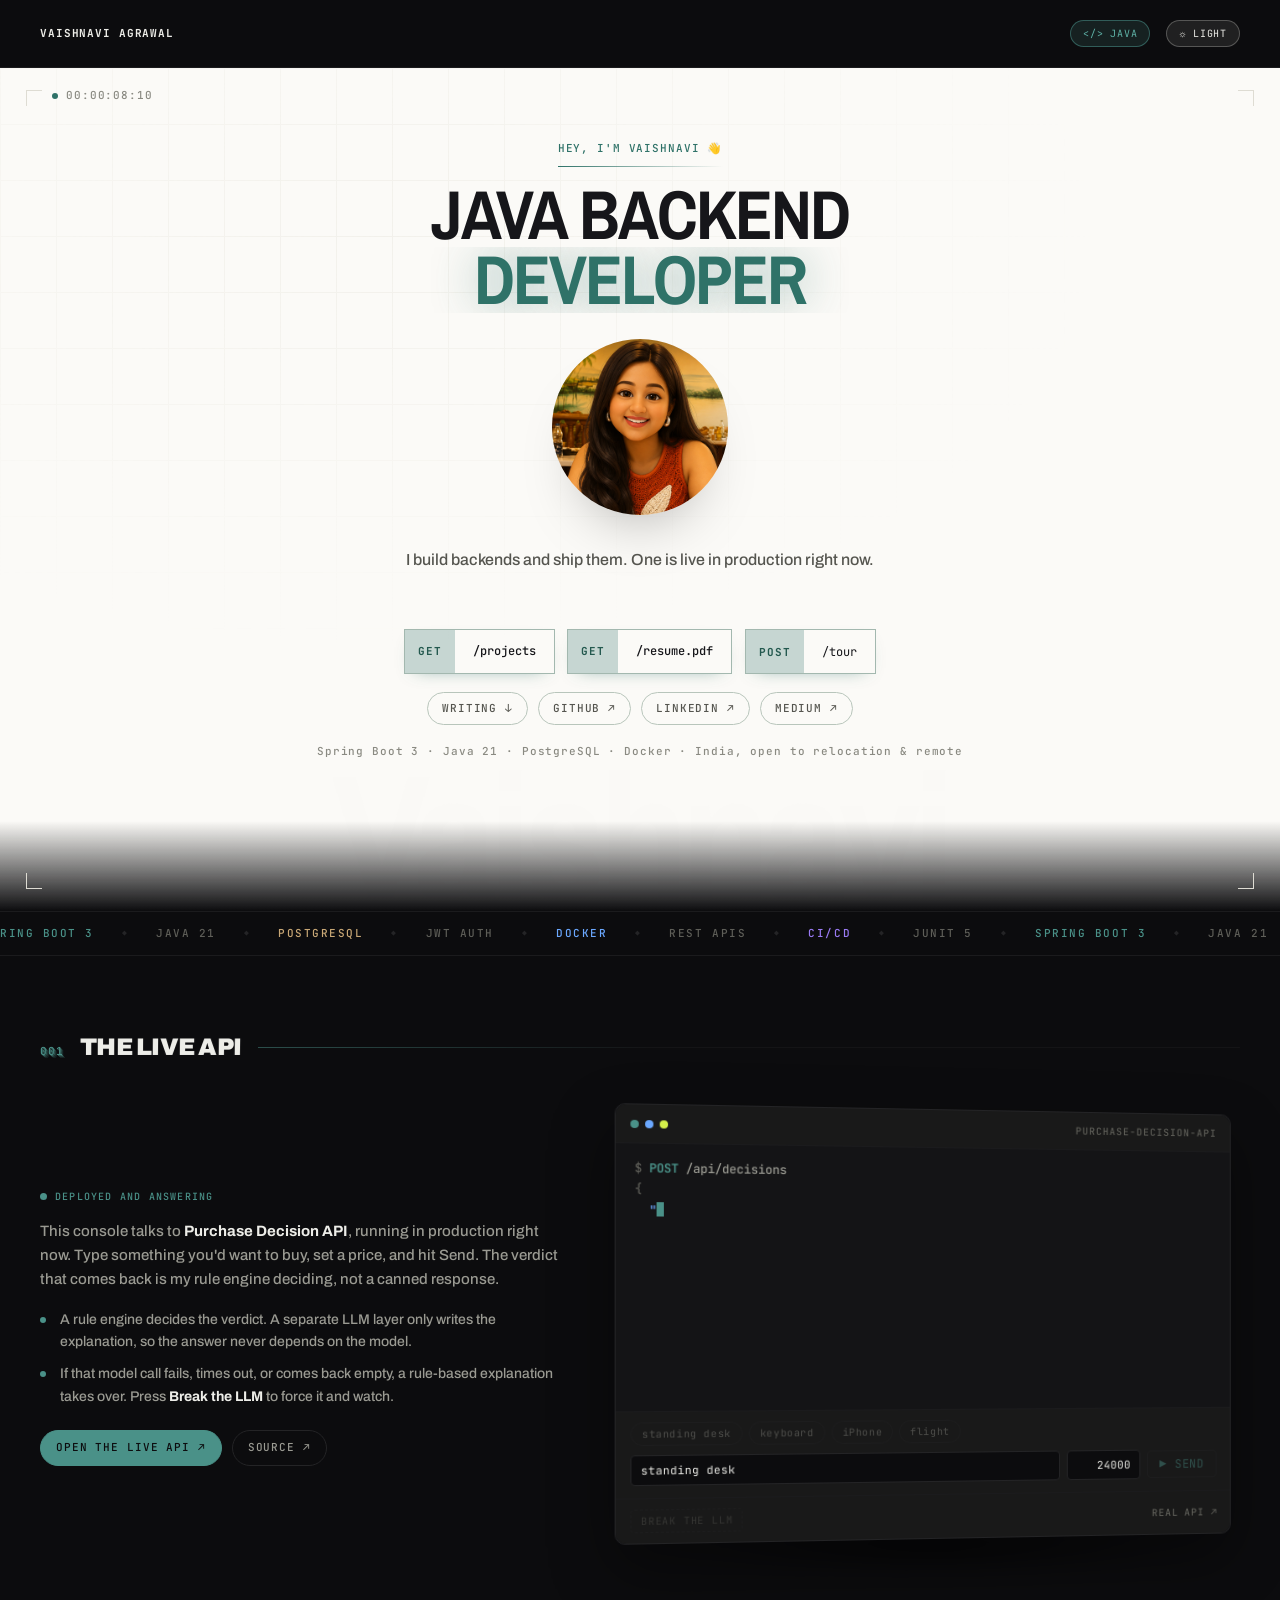
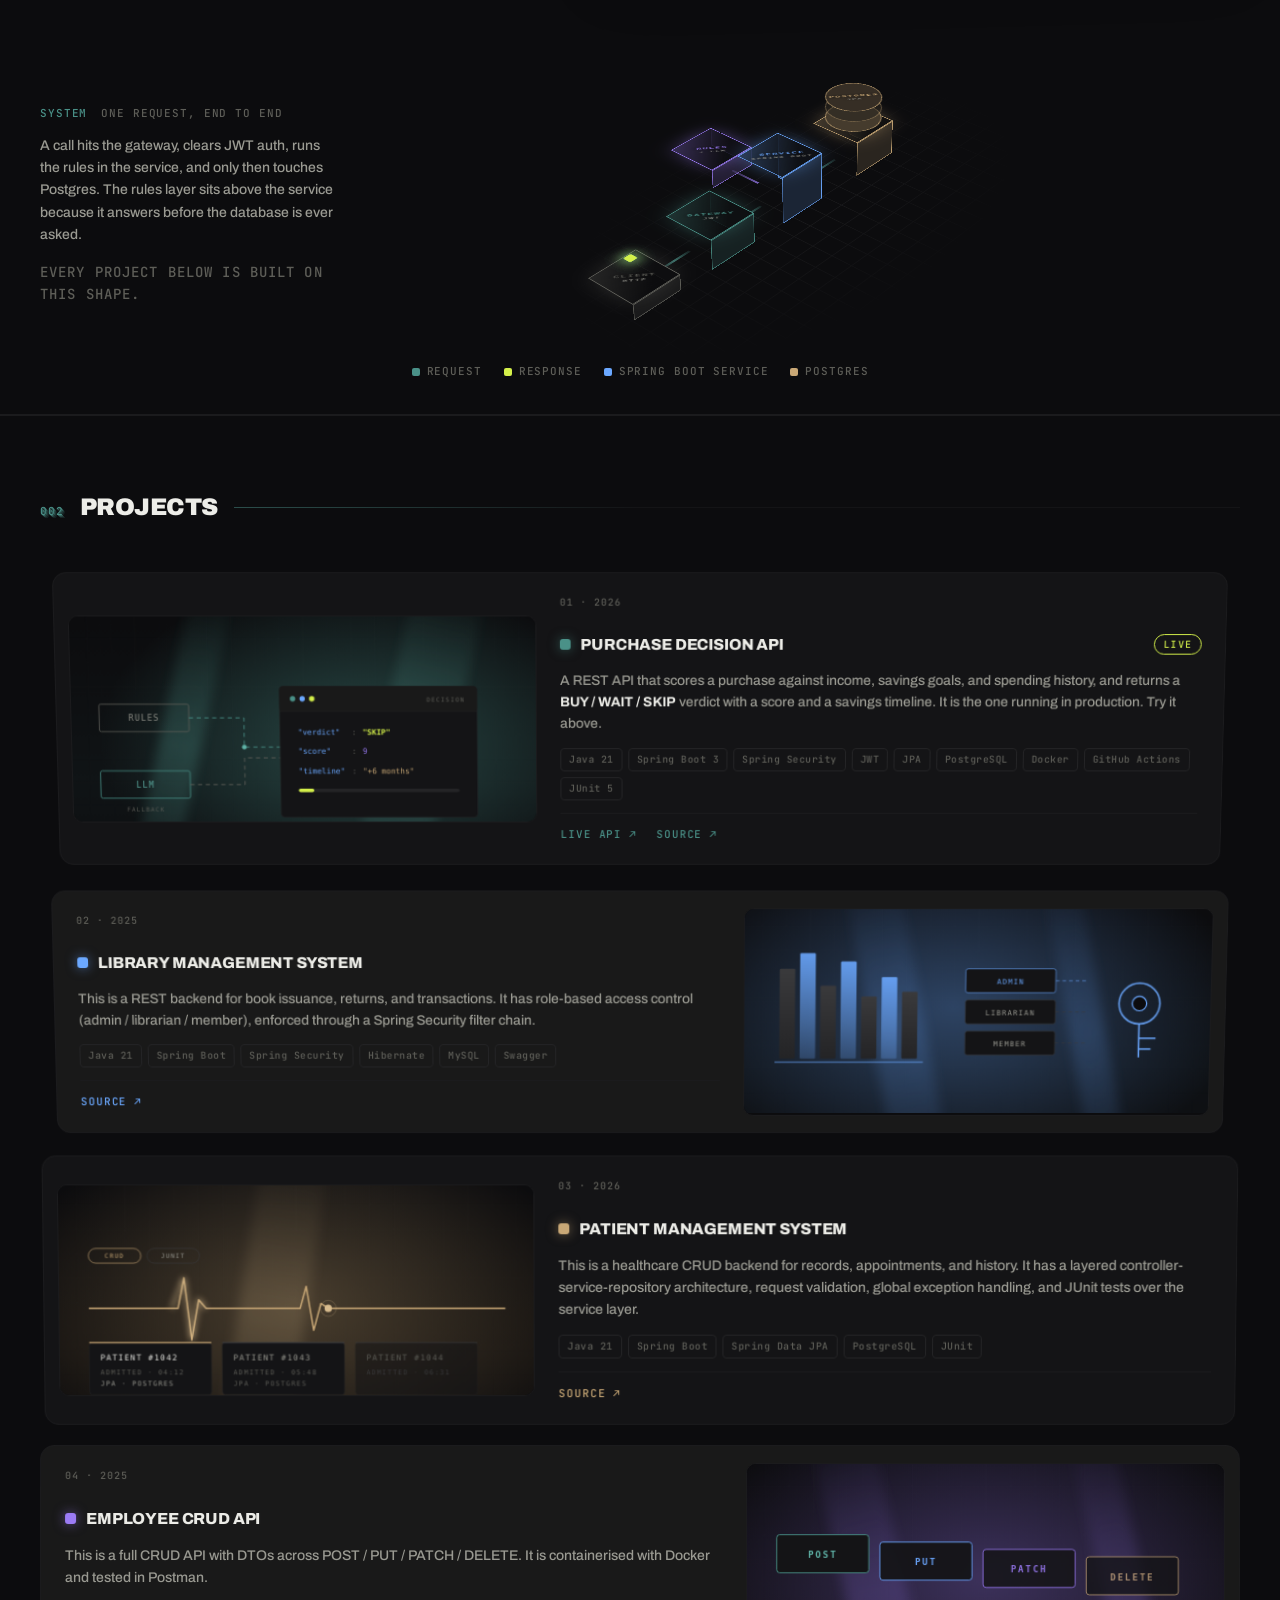
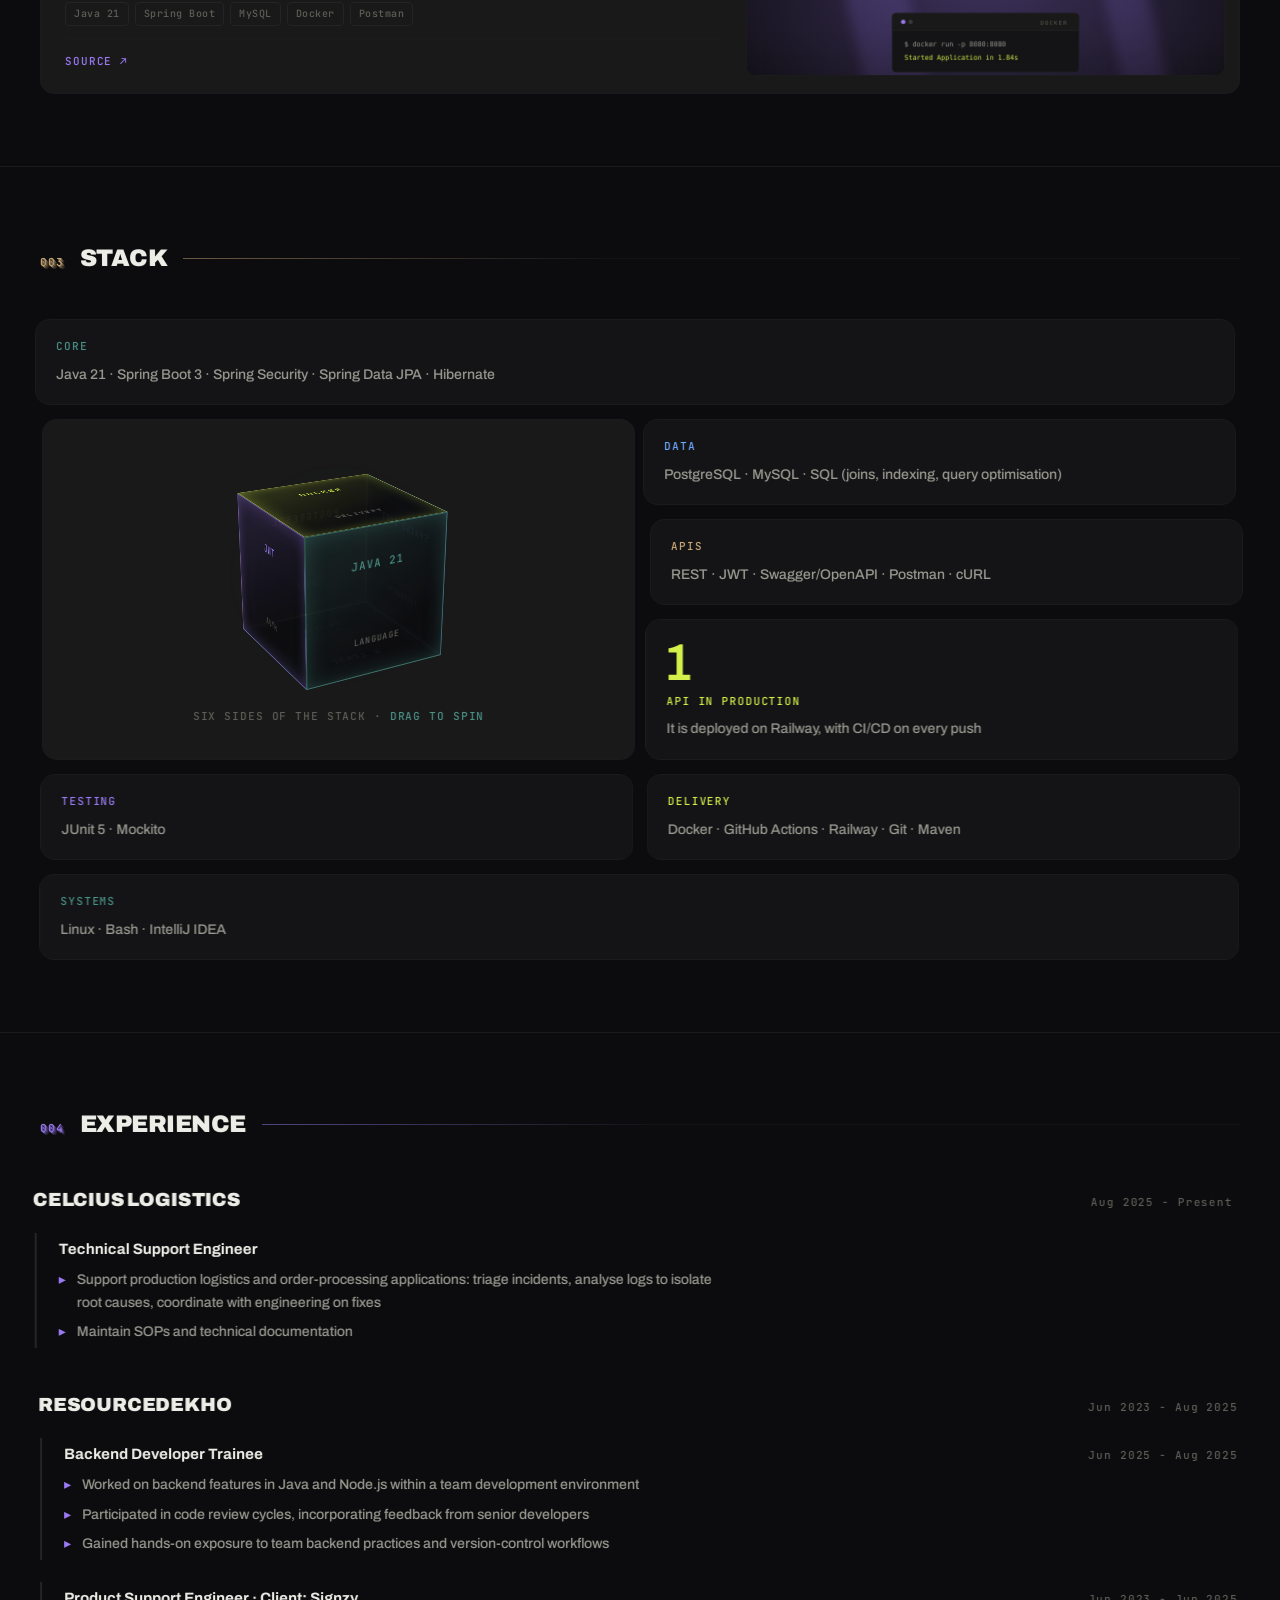
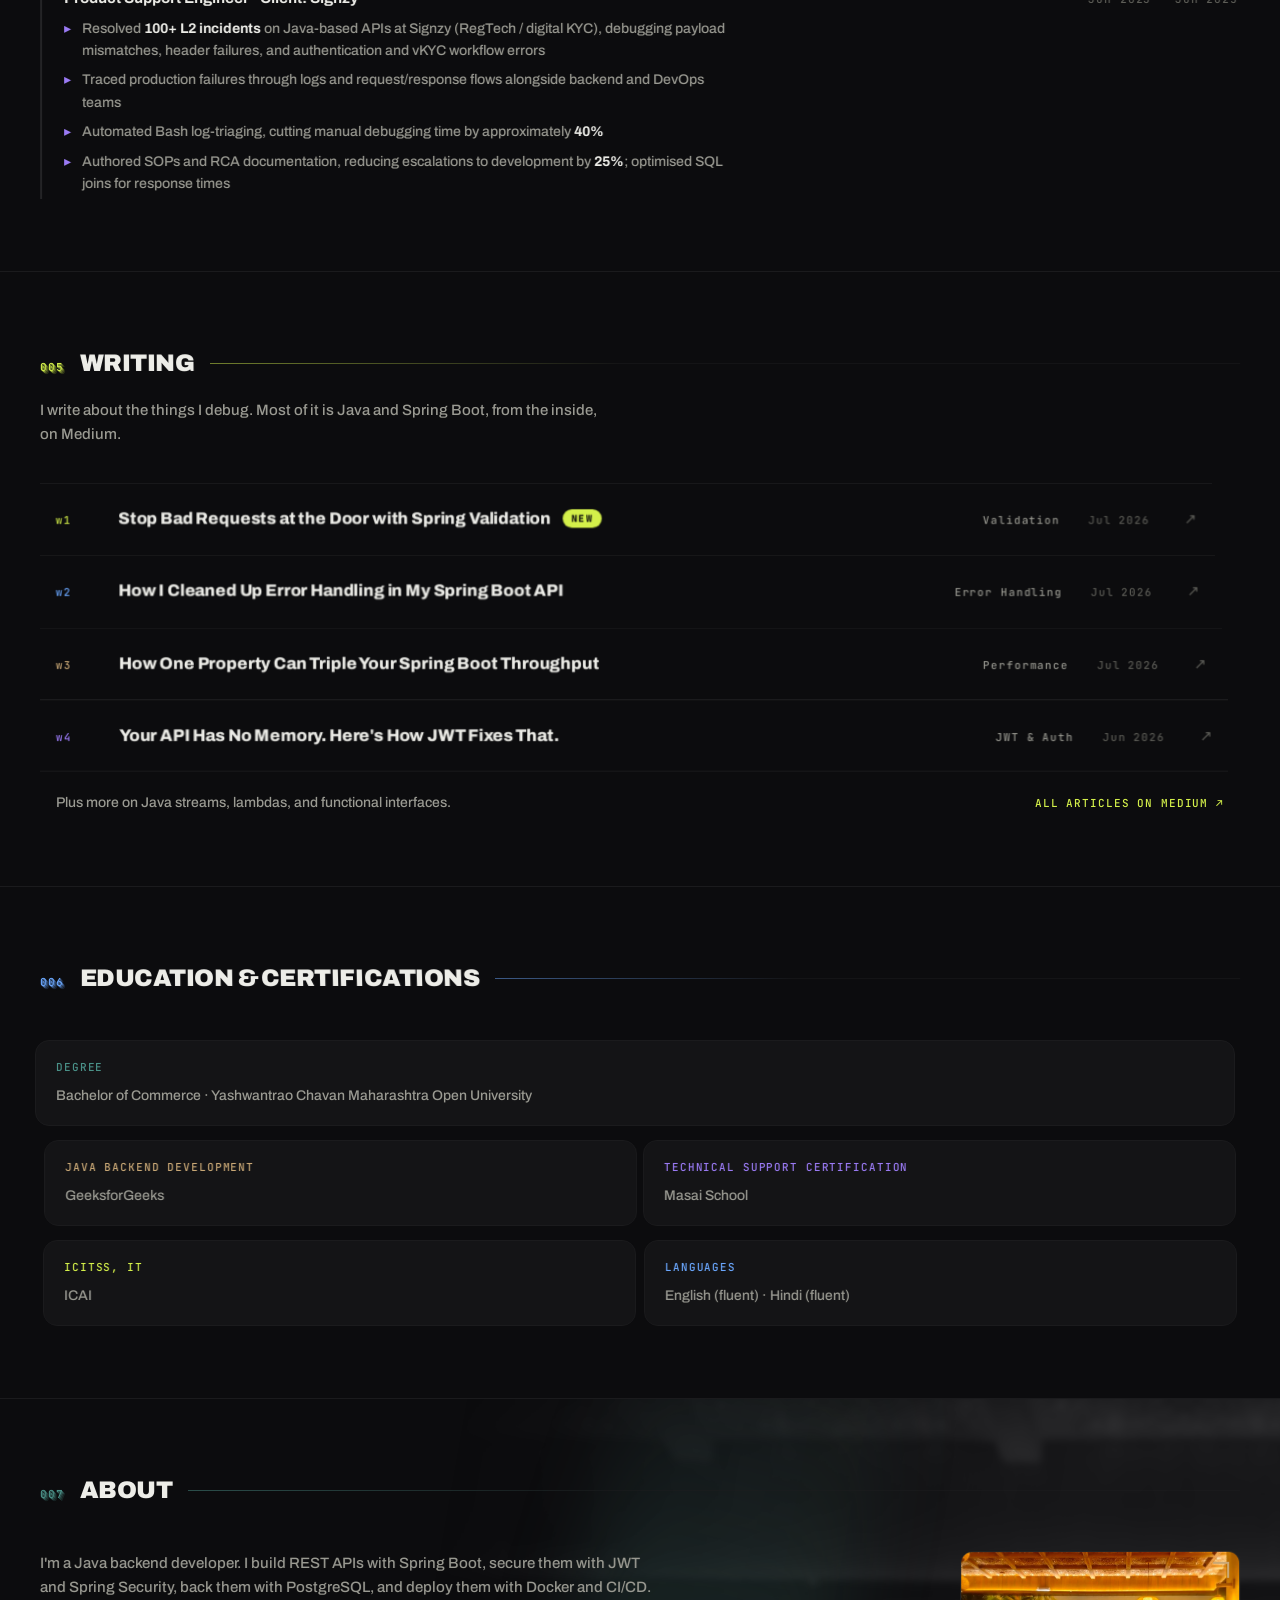
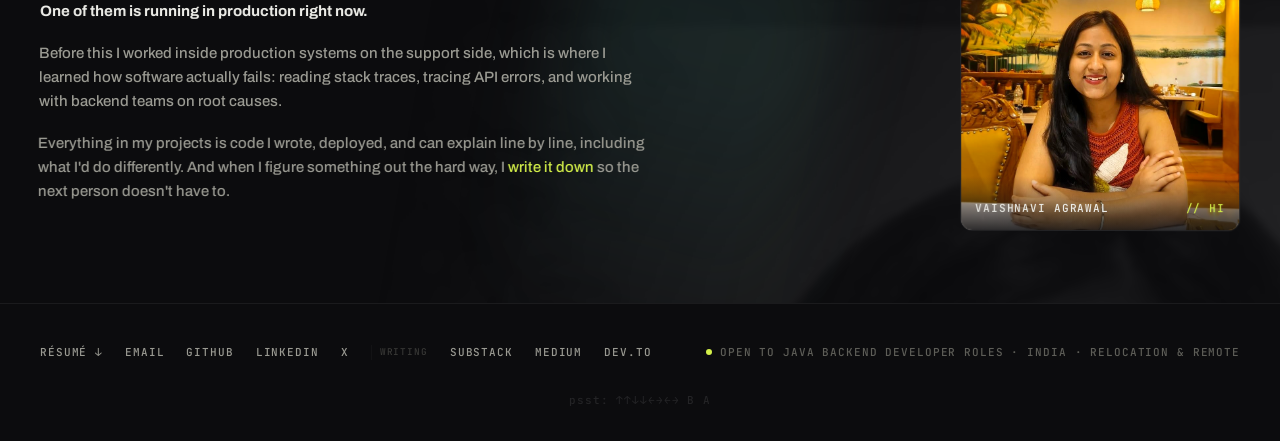
<file: index.html>
<!DOCTYPE html>
<html lang="en">
<head>
<meta charset="UTF-8">
<meta name="viewport" content="width=device-width, initial-scale=1.0">
<title>Vaishnavi Agrawal · Java Backend Developer</title>
<meta name="description" content="Java backend developer. Spring Boot, PostgreSQL, JWT, Docker. Backend projects with one live in production, plus writing on Java and Spring Boot.">
<link rel="icon" href="data:image/svg+xml,%3Csvg xmlns='http://www.w3.org/2000/svg' viewBox='0 0 16 16'%3E%3Crect width='16' height='16' fill='%230C0C0E'/%3E%3Crect x='3' y='3' width='10' height='10' fill='%234A9188'/%3E%3C/svg%3E">
<link rel="preconnect" href="https://fonts.googleapis.com">
<link rel="preconnect" href="https://fonts.gstatic.com" crossorigin>
<link href="https://fonts.googleapis.com/css2?family=Archivo:wght@500;700;800;900&family=Archivo+Narrow:wght@700&family=JetBrains+Mono:wght@400;500;700&display=swap" rel="stylesheet">
<style>
  :root {
    --ground: #0C0C0E;
    --card: #141416;
    --card-alt: #191919;
    --line: #242426;
    --line-soft: #1B1B1D;
    --text: #EDEDE8;
    --text-mid: #9A9A92;
    --text-low: #5E5E58;
    --accent: #4A9188;
    --accent-hi: #5FB3A7;
    --sand: #C9A876;
    --sand-hi: #D9BC8E;
    --sky: #6BA8FF;
    --violet: #9B7BF5;
    --lime: #D4F04A;
    --page-ground: #0C0C0E;
  }
  :root.accent-flip {
    --accent: #D4F04A;
    --accent-hi: #E2F86A;
    --lime: #4A9188;
  }
  :root.light {
    --ground: #F4F3EE;
    --card: #FFFFFF;
    --card-alt: #EBEAE4;
    --line: #D5D3CA;
    --line-soft: #E3E1D9;
    --text: #1C1C1A;
    --text-mid: #55554F;
    --text-low: #8A8A82;
    --accent: #3E837A;
    --accent-hi: #326B64;
    --sand: #A87F42;
    --sand-hi: #8F6B36;
    --sky: #3D74D6;
    --violet: #7757E0;
    --lime: #7F921A;
    --page-ground: #F4F3EE;
  }
  :root.light .term {
    --ground: #0C0C0E;
    --card: #141416;
    --card-alt: #191919;
    --line: #242426;
    --line-soft: #1B1B1D;
    --text: #EDEDE8;
    --text-mid: #9A9A92;
    --text-low: #5E5E58;
    --accent: #4A9188;
    --accent-hi: #5FB3A7;
    --sand: #C9A876;
    --sky: #6BA8FF;
    --violet: #9B7BF5;
    --lime: #D4F04A;
  }
  :root.light .hero-drift { opacity: 0.5; }

  * { margin: 0; padding: 0; box-sizing: border-box; }

  html { scroll-behavior: smooth; }

  body {
    background: var(--ground);
    color: var(--text);
    font-family: "Archivo", system-ui, sans-serif;
    font-weight: 500;
    font-size: 15px;
    line-height: 1.6;
    -webkit-font-smoothing: antialiased;
    overflow-x: hidden;
    transition: background 0.3s ease, color 0.3s ease;
  }

  ::selection { background: var(--accent); color: var(--ground); }

  :focus-visible {
    outline: 2px solid var(--accent);
    outline-offset: 3px;
    border-radius: 1px;
  }

  a { color: inherit; text-decoration: none; }

  .mono {
    font-family: "JetBrains Mono", ui-monospace, monospace;
    font-size: 11px;
    letter-spacing: 0.08em;
  }

  .wrap { max-width: 1280px; margin: 0 auto; padding: 0 40px; }

  /* ============ Top bar ============ */
  header.top { border-bottom: 1px solid var(--line-soft); position: relative; z-index: 2; }
  header.top .wrap {
    display: flex; justify-content: space-between; align-items: center;
    padding-top: 20px; padding-bottom: 20px;
  }
  header.top .name { text-transform: uppercase; font-weight: 700; }
  header.top .right { display: flex; align-items: center; gap: 16px; }
  .theme-toggle {
    font-family: "JetBrains Mono", ui-monospace, monospace;
    font-size: 10px; letter-spacing: 0.08em; text-transform: uppercase;
    background: transparent;
    border: 1px solid var(--line);
    color: var(--text-mid);
    padding: 6px 12px; border-radius: 999px;
    cursor: pointer;
    transition: border-color 0.2s ease, color 0.2s ease;
  }
  .theme-toggle:hover { border-color: var(--accent); color: var(--accent); }

  /* both header buttons sit on a dark bar, so they need a little lift.
     scoped to header.top so this outranks the .src-toggle rules further down */
  header.top .src-toggle,
  header.top .theme-toggle {
    background: color-mix(in srgb, var(--text) 9%, transparent);
    border-color: color-mix(in srgb, var(--text) 26%, transparent);
    color: var(--text);
  }
  header.top .src-toggle:hover,
  header.top .theme-toggle:hover {
    background: color-mix(in srgb, var(--accent) 16%, transparent);
    border-color: var(--accent); color: var(--accent);
  }
  /* the source view is the more interesting control, so it leads by default */
  header.top .src-toggle {
    color: var(--accent-hi);
    border-color: color-mix(in srgb, var(--accent) 55%, transparent);
    background: color-mix(in srgb, var(--accent) 16%, transparent);
  }
  /* once it is open it already turns solid, leave that alone */
  header.top .src-toggle[data-mode="java"],
  header.top .src-toggle[data-mode="json"] {
    background: color-mix(in srgb, var(--accent) 22%, transparent);
    border-color: var(--accent);
  }
  header.top a.name:hover { color: var(--accent); }

  /* ============ Hero ============ */
  .hero { position: relative; padding: 72px 0 150px; overflow: hidden; }

  .hero::before {
    content: "";
    position: absolute; inset: 0;
    background:
      linear-gradient(var(--line-soft) 1px, transparent 1px),
      linear-gradient(90deg, var(--line-soft) 1px, transparent 1px);
    background-size: 56px 56px;
    opacity: 0.5;
    -webkit-mask-image: radial-gradient(ellipse 80% 70% at 30% 20%, #000 0%, transparent 70%);
    mask-image: radial-gradient(ellipse 80% 70% at 30% 20%, #000 0%, transparent 70%);
    pointer-events: none;
  }
  .hero-drift {
    position: absolute; inset: -20%;
    background:
      radial-gradient(420px 420px at 70% 30%, rgba(74, 145, 136, 0.14), transparent 70%),
      radial-gradient(340px 340px at 20% 80%, rgba(155, 123, 245, 0.08), transparent 70%),
      radial-gradient(300px 300px at 88% 78%, rgba(201, 168, 118, 0.07), transparent 70%);
    animation: drift 26s ease-in-out infinite alternate;
    pointer-events: none;
  }
  @keyframes drift {
    0%   { transform: translate(0, 0) scale(1); }
    50%  { transform: translate(-4%, 3%) scale(1.06); }
    100% { transform: translate(3%, -3%) scale(1.02); }
  }

  .hero .wrap { position: relative; z-index: 1; }

  /* one centred column: greeting, role, face, console, then the ways in */
  .hero-grid {
    display: grid;
    grid-template-columns: minmax(0, 1fr);
    justify-items: center;
    gap: 0;
  }
  .hero-par { display: flex; flex-direction: column; align-items: center; max-width: 780px; }
  .hero-par h1, .hero-par .lede, .hero-par .hero-meta { text-align: center; }
  .hero-par .lede { max-width: 620px; }

  .hero-face {
    width: 176px; height: 176px; margin: 26px 0 6px;
    border-radius: 50%; overflow: hidden;
    background: var(--card-alt);
    /* soft ground shadow, so it floats rather than sits in a frame */
    box-shadow: 0 34px 60px -34px rgba(0, 0, 0, 0.34);
  }
  .hero-face img { width: 100%; height: 100%; object-fit: cover; display: block; }

  .hero-foot { display: flex; flex-direction: column; align-items: center; gap: 4px; margin-top: 26px; }

  @keyframes cuePulse {
    0%   { box-shadow: 0 0 0 0 color-mix(in srgb, var(--accent) 55%, transparent); }
    70%  { box-shadow: 0 0 0 9px transparent; }
    100% { box-shadow: 0 0 0 0 transparent; }
  }
  .hero-actions, .hero-links { justify-content: center; }

  /* the name, set very large and very quiet, anchoring the bottom */
  .hero-wordmark {
    position: absolute; left: 50%; bottom: -0.14em;
    transform: translateX(-50%);
    font-family: "Archivo Narrow", "Archivo", sans-serif;
    font-weight: 700; font-size: clamp(72px, 14vw, 200px);
    line-height: 1; letter-spacing: -0.04em; white-space: nowrap;
    color: color-mix(in srgb, var(--text) 4%, transparent);
    pointer-events: none; user-select: none; z-index: 0;
  }

  .eyebrow { color: var(--accent); text-transform: uppercase; display: block; margin-bottom: 24px; }

  h1 {
    font-family: "Archivo Narrow", "Archivo", sans-serif;
    font-weight: 700;
    font-size: clamp(34px, 5.4vw, 76px);
    line-height: 0.95;
    letter-spacing: -0.03em;
    text-transform: uppercase;
  }
  h1 .line { display: block; overflow: hidden; }
  h1 .line > span { display: inline-block; }
  h1 .accent > span { color: var(--accent); }

  .hl { opacity: 0; transform: translateY(110%); }
  body.loaded .hl {
    animation: riseIn 0.7s cubic-bezier(0.16, 1, 0.3, 1) forwards;
    animation-delay: var(--d, 0s);
  }
  @keyframes riseIn { to { opacity: 1; transform: translateY(0); } }
  .hf { opacity: 0; transform: translateY(20px); }
  body.loaded .hf {
    animation: fadeUp 0.7s cubic-bezier(0.16, 1, 0.3, 1) forwards;
    animation-delay: var(--d, 0s);
  }
  @keyframes fadeUp { to { opacity: 1; transform: translateY(0); } }

  .lede { margin-top: 26px; max-width: 620px; color: var(--text-mid); font-size: 16px; }
  .hero-meta { margin-top: 16px; color: var(--text-low); }

  .hero-actions { margin-top: 30px; display: flex; flex-wrap: wrap; gap: 12px; }
  .hero-links {
    margin-top: 14px;
    display: flex; flex-wrap: wrap; align-items: center;
    column-gap: 10px; row-gap: 10px;
  }
  .hero-links a {
    position: relative;
    font-family: "JetBrains Mono", ui-monospace, monospace;
    font-size: 11px; letter-spacing: 0.08em; text-transform: uppercase;
    color: var(--text-mid);
    border: 1px solid color-mix(in srgb, var(--accent) 22%, var(--line));
    border-radius: 999px;
    padding: 7px 14px;
    transition: color 0.25s ease, border-color 0.25s ease, background 0.25s ease;
  }
  .hero-links a:hover { border-color: var(--accent); background: color-mix(in srgb, var(--accent) 8%, transparent); }
  .hero-links a::after { display: none; }
  .hero-links a:hover { color: var(--accent); }

  .btn {
    position: relative;
    display: inline-flex; align-items: center; gap: 8px;
    font-family: "JetBrains Mono", ui-monospace, monospace;
    font-size: 12px; letter-spacing: 0.06em; text-transform: uppercase;
    padding: 12px 20px;
    border: 1px solid var(--line);
    color: var(--text);
    overflow: hidden;
    cursor: pointer;
    background: transparent;
    transition: border-color 0.25s ease, color 0.25s ease, transform 0.15s ease;
  }
  .btn > span { position: relative; z-index: 1; }
  .btn::before {
    content: "";
    position: absolute; inset: 0;
    background: var(--accent);
    transform: scaleX(0);
    transform-origin: left center;
    transition: transform 0.3s cubic-bezier(0.4, 0, 0.2, 1);
  }
  .btn:hover { border-color: var(--accent); color: var(--ground); }
  .btn:hover::before { transform: scaleX(1); }

  /* endpoint buttons: a method badge fused to a path, the way the swagger doc reads */
  .btn.ep {
    padding: 0; gap: 0;
    text-transform: none; letter-spacing: 0;
    border-color: color-mix(in srgb, var(--accent) 34%, var(--line));
    color: var(--text);
    box-shadow: 0 6px 18px -12px color-mix(in srgb, var(--accent) 70%, transparent);
  }
  .btn.ep::before { display: none; }
  .btn.ep .ep-m {
    align-self: stretch; display: flex; align-items: center;
    padding: 0 13px;
    background: color-mix(in srgb, var(--accent) 26%, transparent);
    color: var(--accent-hi);
    font-weight: 700; font-size: 11px;
    letter-spacing: 0.1em;
    transition: background 0.25s ease, color 0.25s ease;
  }
  .btn.ep:hover .ep-m { background: var(--accent); color: var(--ground); }
  .btn.ep .ep-p {
    padding: 12px 18px;
    color: var(--text);
    transition: color 0.25s ease, background 0.25s ease;
  }
  .btn.ep:hover {
    color: var(--text); border-color: var(--accent);
    box-shadow: 0 10px 24px -12px color-mix(in srgb, var(--accent) 80%, transparent);
  }
  .btn.ep:hover .ep-p {
    background: color-mix(in srgb, var(--accent) 9%, transparent);
    color: var(--text);
  }


  /* ============ Terminal ============ */
  .term {
    background: var(--card);
    border: 1px solid var(--line);
    border-radius: 10px;
    font-family: "JetBrains Mono", ui-monospace, monospace;
    font-size: 12px;
    line-height: 1.7;
    display: flex; flex-direction: column;
    height: 452px;
    overflow: hidden;
    box-shadow: 0 24px 60px rgba(0, 0, 0, 0.4);
  }
  .term-bar {
    display: flex; justify-content: space-between; align-items: center;
    padding: 10px 14px;
    border-bottom: 1px solid var(--line-soft);
    color: var(--text-low);
    font-size: 10px; letter-spacing: 0.1em; text-transform: uppercase;
    background: var(--card-alt);
  }
  .term-bar .dots { display: flex; gap: 6px; }
  .term-bar .dots i { width: 8px; height: 8px; border-radius: 50%; background: var(--line); display: block; }
  .term-bar .dots i:nth-child(1) { background: var(--accent); }
  .term-bar .dots i:nth-child(2) { background: var(--sky); }
  .term-bar .dots i:nth-child(3) { background: var(--lime); }
  .term-body {
    padding: 14px 18px; flex: 1 1 0; min-height: 0;
    white-space: pre-wrap; word-break: break-word;
    overflow-y: auto; overscroll-behavior: contain;
    scrollbar-width: thin; scrollbar-color: var(--line) transparent;
  }
  .term-body::-webkit-scrollbar { width: 6px; }
  .term-body::-webkit-scrollbar-thumb { background: var(--line); border-radius: 3px; }
  .term-body::-webkit-scrollbar-track { background: transparent; }
  .term-body .kw { color: var(--accent); font-weight: 700; }
  .term-body .req { color: var(--text-mid); }
  .term-body .k { color: var(--sky); }
  .term-body .s { color: var(--sand); }
  .term-body .n { color: var(--violet); }
  .term-body .resp { color: var(--text); }
  .term-body .verdict { color: var(--lime); font-weight: 700; }
  .term-body .v-wait { color: var(--sand); font-weight: 700; }
  .term-body .v-skip { color: var(--violet); font-weight: 700; }
  .term-body .dim { color: var(--text-low); }
  .term-cursor {
    display: inline-block; width: 7px; height: 14px;
    background: var(--accent);
    vertical-align: -2px;
    animation: blink 0.9s steps(1) infinite;
  }
  @keyframes blink { 50% { opacity: 0; } }

  /* --- interactive composer --- */
  .term-compose {
    padding: 10px 14px 12px;
    border-top: 1px solid var(--line-soft);
    background: var(--card-alt);
    display: grid; grid-template-columns: minmax(0, 1fr); gap: 9px;
  }
  .term-compose > * { min-width: 0; }
  .term-chips { display: flex; flex-wrap: wrap; gap: 6px; }
  .tchip {
    font-family: inherit; font-size: 10px; letter-spacing: 0.06em;
    background: transparent; border: 1px solid var(--line); color: var(--text-mid);
    padding: 4px 10px; border-radius: 999px; cursor: pointer;
    transition: border-color 0.2s ease, color 0.2s ease, background 0.2s ease;
  }
  .tchip:hover { border-color: var(--accent); color: var(--accent); }
  .term-compose.busy .tchip { opacity: 0.4; pointer-events: none; }
  .tbreak[disabled] { opacity: 0.4; cursor: default; }
  .tchip[aria-pressed="true"] { border-color: var(--accent); background: var(--accent); color: var(--ground); }
  .term-row {
    display: grid;
    grid-template-columns: minmax(0, 1fr) 76px auto;
    align-items: center; gap: 7px;
  }
  .tsr { position: absolute; width: 1px; height: 1px; overflow: hidden; clip: rect(0 0 0 0); white-space: nowrap; }
  .tprice::-webkit-inner-spin-button, .tprice::-webkit-outer-spin-button { -webkit-appearance: none; margin: 0; }
  .tinput {
    font-family: inherit; font-size: 11px;
    background: var(--ground); color: var(--text);
    border: 1px solid var(--line); border-radius: 4px;
    padding: 7px 9px; min-width: 0; width: 100%;
    transition: border-color 0.2s ease;
  }
  .tinput:focus { border-color: var(--accent); outline: none; }
  .tprice { text-align: right; }
  .term-run[disabled] { opacity: 0.45; cursor: progress; }
  .tbreak {
    font-family: inherit; font-size: 10px; letter-spacing: 0.08em; text-transform: uppercase;
    background: none; border: 1px dashed var(--line); color: var(--text-low);
    padding: 4px 9px; border-radius: 4px; cursor: pointer;
    transition: color 0.2s ease, border-color 0.2s ease;
  }
  .tbreak:hover { color: var(--sand); border-color: var(--sand); }
  .tbreak[aria-pressed="true"] { color: var(--sand); border-color: var(--sand); border-style: solid; }
  .term-body .bar { display: inline-block; vertical-align: middle; width: 120px; height: 5px; border-radius: 3px; background: var(--line); overflow: hidden; }
  .term-body .bar i { display: block; height: 100%; width: 0; background: var(--lime); transition: width 0.7s cubic-bezier(0.16, 1, 0.3, 1); }
  .term-body .bar.w i { background: var(--sand); }
  .term-body .bar.s i { background: var(--violet); }
  .term-foot {
    display: flex; justify-content: space-between; align-items: center; gap: 10px;
    white-space: nowrap;
    padding: 10px 14px;
    border-top: 1px solid var(--line-soft);
    background: var(--card-alt);
  }
  .term-run {
    font-family: inherit; font-size: 12px; letter-spacing: 0.08em; text-transform: uppercase;
    background: transparent; border: 1px solid var(--line);
    color: var(--accent); padding: 7px 12px; cursor: pointer; border-radius: 4px;
    flex: none; white-space: nowrap; line-height: 1;
    transition: border-color 0.2s ease, background 0.2s ease, color 0.2s ease;
  }
  .term-run:hover { border-color: var(--accent); background: var(--accent); color: var(--ground); }
  .term-foot a { color: var(--text-low); font-size: 10px; letter-spacing: 0.08em; text-transform: uppercase; }
  .term-foot a:hover { color: var(--accent); }

  /* ============ Ticker ============ */
  .ticker {
    border-top: 1px solid var(--line-soft);
    overflow: hidden;
    padding: 13px 0;
  }
  .ticker-track {
    display: flex;
    width: max-content;
    animation: tick 30s linear infinite;
  }
  .ticker:hover .ticker-track { animation-play-state: paused; }
  .tgroup { display: flex; align-items: center; gap: 28px; padding-right: 28px; }
  .tgroup span {
    font-family: "JetBrains Mono", ui-monospace, monospace;
    font-size: 11px; letter-spacing: 0.14em; text-transform: uppercase;
    white-space: nowrap;
  }
  .tgroup .dia { color: var(--line); font-size: 8px; }
  @keyframes tick { to { transform: translateX(-50%); } }

  /* ============ Hero spotlight ============ */
  /* ---- the hero runs light, so the dye reads as pigment instead of glow ---- */
  .hero {
    --ground: #FBFAF7; --card: #FFFFFF; --card-alt: #F0EEE8;
    --line: #DEDCD3; --line-soft: #E9E7DF;
    --text: #16161A; --text-mid: #55554F; --text-low: #8A8A82;
    --accent: #2F7268; --accent-hi: #24594F;
    --sand: #A87F42; --sky: #3D74D6; --violet: #7757E0; --lime: #6F8117;
    background: #FBFAF7;
    color: var(--text);
  }
  /* dark-room atmospherics have no place on a lit stage */
  .hero-drift, .hero-floor, .hero-rays, .hero-horizon,
  .hero-dust, .hero-vig, .hero-spot { display: none !important; }
  .hero-grain { opacity: 0.018; }

  .hero-fluid {
    position: absolute; inset: 0; z-index: 0; pointer-events: none;
    mix-blend-mode: multiply;
  }

  /* soften the seam back down into the dark page */
  .hero::after {
    content: ""; position: absolute; left: 0; right: 0; bottom: 0; height: 90px;
    background: linear-gradient(180deg, transparent, var(--page-ground));
    pointer-events: none; z-index: 1;
  }

  .hero-spot {
    position: absolute; inset: 0;
    pointer-events: none;
    opacity: 0;
    transition: opacity 0.4s ease;
  }

  /* ============ Live API showcase ============ */
  #live .term-3d { width: 100%; }
  #live .term { height: 430px; }

  .live-grid {
    display: grid;
    grid-template-columns: minmax(0, 0.85fr) minmax(380px, 1fr);
    gap: 56px; align-items: center;
  }
  .live-copy p { color: var(--text-mid); margin-bottom: 18px; }
  .live-copy p strong { color: var(--text); font-weight: 700; }
  .live-facts { list-style: none; margin: 0 0 22px; }
  .live-facts li {
    position: relative; padding-left: 20px; margin-bottom: 10px;
    color: var(--text-mid); font-size: 14px;
  }
  .live-facts li::before {
    content: ""; position: absolute; left: 0; top: 8px;
    width: 6px; height: 6px; border-radius: 50%; background: var(--accent);
  }
  .live-facts b { color: var(--text); font-weight: 700; }
  .live-links { display: flex; flex-wrap: wrap; gap: 10px; }
  .live-links a {
    font-family: "JetBrains Mono", ui-monospace, monospace;
    font-size: 11px; letter-spacing: 0.08em; text-transform: uppercase;
    color: var(--text-mid);
    border: 1px solid var(--line); border-radius: 999px; padding: 8px 15px;
    transition: color 0.25s ease, border-color 0.25s ease, background 0.25s ease;
  }
  .live-links a:hover { color: var(--accent); border-color: var(--accent); }
  .live-links a.solid { background: var(--accent); border-color: var(--accent); color: var(--ground); }
  .live-links a.solid:hover { background: var(--accent-hi); border-color: var(--accent-hi); color: var(--ground); }

  .live-badge {
    display: inline-flex; align-items: center; gap: 8px;
    font-family: "JetBrains Mono", ui-monospace, monospace;
    font-size: 10px; letter-spacing: 0.12em; text-transform: uppercase;
    color: var(--accent); margin-bottom: 14px;
  }
  .live-badge i {
    width: 7px; height: 7px; border-radius: 50%; background: var(--accent);
    animation: cuePulse 2.4s ease-out infinite;
  }
  @media (max-width: 900px) {
    .live-grid { grid-template-columns: minmax(0, 1fr); gap: 30px; }
  }

  /* ============ Sections ============ */
  section { padding: 72px 0; border-top: 1px solid var(--line-soft); position: relative; }

  .section-head { display: flex; align-items: baseline; gap: 16px; margin-bottom: 42px; }
  .section-head .num { color: var(--sc, var(--accent)); }
  .section-head h2 { font-size: 24px; font-weight: 900; letter-spacing: -0.02em; text-transform: uppercase; }
  .section-head .rule { flex: 1; height: 1px; background: linear-gradient(90deg, var(--sc, var(--accent)), var(--line-soft) 40%); align-self: center; opacity: 0.5; }
  .section-lede { color: var(--text-mid); margin: -26px 0 36px; max-width: 560px; }

  /* ============ 001 Projects ============ */
  .tag-live {
    font-family: "JetBrains Mono", ui-monospace, monospace;
    font-size: 10px; letter-spacing: 0.12em; text-transform: uppercase;
    color: var(--lime); border: 1px solid var(--lime);
    padding: 2px 9px; border-radius: 999px; line-height: 1.5;
  }
  .tag-live[data-href] { cursor: pointer; transition: background 0.2s ease, color 0.2s ease; }
  .tag-live[data-href]:hover { background: var(--lime); color: var(--ground); }

  /* ============ 002 In Detail ============ */
  .cards { display: grid; grid-template-columns: 1fr 1fr; gap: 18px; }
  .card {
    background: var(--card);
    border: 1px solid var(--line-soft);
    border-radius: 14px;
    display: flex; flex-direction: column;
    overflow: hidden;
    transition: transform 0.3s cubic-bezier(0.4, 0, 0.2, 1), border-color 0.3s ease, box-shadow 0.3s ease;
  }
  .card:nth-child(even) { background: var(--card-alt); }
  .card:nth-child(even) { flex-direction: row-reverse; }
  .card:nth-child(even) .motif { margin: 14px 14px 14px 0; }
  .card:hover {
    --ty: -8px;
    --tz: 34px;
    border-color: var(--ac, var(--accent));
    box-shadow: 0 26px 60px rgba(0, 0, 0, 0.55);
  }
  .card.c1 { --ac: var(--accent); }
  .card.c2 { --ac: var(--sky); }
  .card.c3 { --ac: var(--sand); }
  .card.c4 { --ac: var(--violet); }

  /* one column of wide cards: artwork on the left, the writing beside it */
  .cards { grid-template-columns: minmax(0, 1fr); }
  .card { flex-direction: row; align-items: stretch; }
  .motif {
    position: relative;
    flex: 0 0 40%;
    align-self: center;
    margin: 14px 0 14px 14px;
    border: 1px solid var(--line-soft);
    border-radius: 10px;
    background: var(--ground);
    overflow: hidden;
    /* crop the artwork's own title block; the card names the project below */
    aspect-ratio: 800 / 355;
  }
  .motif img {
    display: block; width: 100%; height: 100%;
    object-fit: cover; object-position: top center;
    transform: scale(var(--ms, 1.02));
    transition: transform 0.5s cubic-bezier(0.4, 0, 0.2, 1);
  }
  .card:hover .motif img { --ms: 1.06; }
  .motif::after {
    content: ""; position: absolute; inset: 0;
    background: linear-gradient(165deg, transparent 52%, color-mix(in srgb, var(--ac, var(--accent)) 16%, transparent));
    opacity: 0; transition: opacity 0.35s ease;
  }
  .card:hover .motif::after { opacity: 1; }



  .card-body { padding: 22px 24px; justify-content: center; display: flex; flex-direction: column; gap: 13px; flex: 1; }
  .card-top { display: flex; justify-content: space-between; align-items: center; gap: 10px; }
  .card h3 {
    font-size: 16px; font-weight: 800; letter-spacing: -0.01em; text-transform: uppercase;
    display: flex; align-items: center; gap: 10px;
  }
  .badge {
    width: 11px; height: 11px; border-radius: 3px;
    background: var(--ac, var(--accent));
    flex: none;
    box-shadow: 0 0 12px color-mix(in srgb, var(--ac, var(--accent)) 55%, transparent);
  }
  .card p { color: var(--text-mid); font-size: 14px; flex: 1; }
  .card p strong { color: var(--text); font-weight: 700; }
  .chips { display: flex; flex-wrap: wrap; gap: 6px; }
  .chip {
    font-family: "JetBrains Mono", ui-monospace, monospace;
    font-size: 10px; letter-spacing: 0.05em;
    color: var(--text-low);
    border: 1px solid var(--line);
    border-radius: 4px;
    padding: 3px 8px;
    transition: color 0.2s ease, border-color 0.2s ease;
  }
  .card:hover .chip {
    color: var(--text-mid);
    border-color: color-mix(in srgb, var(--ac, var(--accent)) 35%, var(--line));
  }
  .card-links { display: flex; gap: 20px; padding-top: 13px; border-top: 1px solid var(--line-soft); }
  .card-links a {
    font-family: "JetBrains Mono", ui-monospace, monospace;
    font-size: 11px; letter-spacing: 0.08em; text-transform: uppercase;
    color: var(--ac, var(--accent));
  }
  .card-links a:hover { color: var(--text); }

    /* ============ 004 Writing ============ */
  .article-row {
    display: grid;
    grid-template-columns: 44px 1fr auto 72px 28px;
    align-items: baseline;
    gap: 20px;
    padding: 22px 16px;
    border-top: 1px solid var(--line-soft);
    transition: transform 0.25s cubic-bezier(0.4, 0, 0.2, 1), background 0.25s ease, border-color 0.25s ease;
  }
  .article-row:last-of-type { border-bottom: 1px solid var(--line-soft); }
  .article-row .idx { color: var(--pc, var(--text-low)); }
  .article-row .a-title {
    font-weight: 800; font-size: 17px; letter-spacing: -0.01em;
    display: flex; align-items: center; gap: 12px; flex-wrap: wrap;
  }
  .article-row .topic {
    color: var(--text-mid); text-align: right;
    max-width: 160px; white-space: nowrap; overflow: hidden; text-overflow: ellipsis;
  }
  .article-row .date { color: var(--text-low); text-align: right; }
  .article-row .arrow { text-align: right; color: var(--text-low); transition: transform 0.25s ease, color 0.25s ease; }
  .article-row:hover {
    --px: 10px;
    --tz: 26px;
    border-top-color: var(--pc, var(--accent));
    background: var(--card);
    box-shadow: 0 22px 44px -28px rgba(0, 0, 0, 0.85);
  }
  .article-row:hover .a-title { color: var(--pc, var(--accent)); }
  .article-row:hover .arrow { transform: translate(3px, -3px); color: var(--pc, var(--accent)); }

  .tag-new {
    font-family: "JetBrains Mono", ui-monospace, monospace;
    font-size: 10px; letter-spacing: 0.12em; text-transform: uppercase;
    color: var(--ground); background: var(--lime);
    padding: 2px 9px; border-radius: 999px; line-height: 1.5;
  }

  .writing-more {
    display: flex; justify-content: space-between; align-items: baseline; gap: 16px; flex-wrap: wrap;
    padding: 20px 16px 0;
    color: var(--text-mid); font-size: 14px;
  }
  .writing-more a {
    font-family: "JetBrains Mono", ui-monospace, monospace;
    font-size: 11px; letter-spacing: 0.08em; text-transform: uppercase;
    color: var(--lime);
  }
  .writing-more a:hover { color: var(--text); }

  /* ============ 004 Stack: bento ============ */
  .bento {
    display: grid;
    grid-template-columns: repeat(4, minmax(0, 1fr));
    gap: 14px;
    grid-auto-flow: dense;
  }
  .bx {
    position: relative;
    display: flex; flex-direction: column; gap: 8px;
    padding: 18px 20px;
    background: var(--card);
    border: 1px solid var(--line-soft);
    border-radius: 14px;
    overflow: hidden;
    grid-column: span 2;
    transition: border-color 0.3s ease, background 0.3s ease, box-shadow 0.35s ease;
  }
  .bx::before {
    content: "";
    position: absolute; inset: 0;
    background: radial-gradient(120% 90% at 0% 0%, color-mix(in srgb, var(--sc, var(--accent)) 13%, transparent), transparent 62%);
    opacity: 0; transition: opacity 0.35s ease;
    pointer-events: none;
  }
  .bx:hover {
    border-color: color-mix(in srgb, var(--sc, var(--accent)) 55%, var(--line));
    box-shadow: 0 20px 44px -30px rgba(0, 0, 0, 0.9);
  }
  .bx:hover::before { opacity: 1; }
  .card-meta {
    display: block; font-size: 10px; letter-spacing: 0.1em;
    text-transform: uppercase; color: var(--text-low); margin-bottom: 9px;
  }

  .bx-label { color: var(--sc, var(--accent)); text-transform: uppercase; }
  .bx-items { color: var(--text-mid); font-size: 14px; position: relative; }
  .bx-wide { grid-column: span 4; }

  /* the cube gets the tall tile on the right */
  .bx-cube {
    grid-column: span 2; grid-row: span 3;
    align-items: center; justify-content: center; gap: 14px;
    background: var(--card-alt);
  }

  /* one figure tile keeps the grid from reading as a uniform list */
  .bx-stat { justify-content: center; }
  .bx-figure {
    font-family: "Archivo Narrow", "Archivo", sans-serif;
    font-size: 52px; font-weight: 700; line-height: 0.9;
    color: var(--sc, var(--accent));
    letter-spacing: -0.03em;
  }

  /* ============ 005 Experience ============ */
  .xp-company { margin-bottom: 42px; }
  .xp-company:last-child { margin-bottom: 0; }
  .xp-company .company-head {
    display: flex; justify-content: space-between; align-items: baseline;
    gap: 16px; flex-wrap: wrap; margin-bottom: 18px;
  }
  .xp-company .company {
    font-size: 19px; font-weight: 900; letter-spacing: -0.01em;
    text-transform: uppercase;
  }
  .xp-company .company-dates { color: var(--text-low); white-space: nowrap; }
  .role {
    border-left: 2px solid var(--line);
    padding: 4px 0 4px 22px;
    margin-left: 2px; margin-bottom: 22px;
    transition: border-color 0.25s ease, padding-left 0.25s ease;
  }
  .role:last-child { margin-bottom: 0; }
  .role:hover { border-left-color: var(--violet); padding-left: 28px; }
  .role .role-head { display: flex; justify-content: space-between; align-items: baseline; gap: 16px; flex-wrap: wrap; }
  .role .role-title { font-weight: 700; font-size: 15px; }
  .role .role-dates { color: var(--text-low); white-space: nowrap; }
  .role .role-list { list-style: none; margin-top: 8px; }
  .role .role-list li {
    color: var(--text-mid); font-size: 14px; max-width: 680px;
    position: relative; padding-left: 18px; margin-bottom: 7px;
  }
  .role .role-list li:last-child { margin-bottom: 0; }
  .role .role-list li::before {
    content: "\25B8";
    position: absolute; left: 0;
    color: var(--violet);
  }
  .role .role-list strong { color: var(--text); font-weight: 700; }

  /* ============ 006 About ============ */
  .about-grid { display: grid; grid-template-columns: 1fr 280px; gap: 56px; align-items: start; }
  .about-text p { color: var(--text-mid); margin-bottom: 18px; max-width: 620px; }
  .about-text p:last-child { margin-bottom: 0; }
  .about-text strong { color: var(--text); font-weight: 700; }
  .about-text a { color: var(--lime); }
  .about-text a:hover { color: var(--text); }

  .portrait {
    position: relative;
    border: 1px solid var(--line);
    border-radius: 12px;
    overflow: hidden;
    background: var(--card);
  }
  .portrait img {
    display: block; width: 100%; height: auto;
    filter: saturate(1.04) contrast(1.02);
    transition: transform 0.6s cubic-bezier(0.4, 0, 0.2, 1);
  }
  .portrait:hover img { transform: scale(1.03); }
  .portrait figcaption {
    position: absolute; left: 0; right: 0; bottom: 0;
    padding: 24px 14px 12px;
    background: linear-gradient(transparent, rgba(12, 12, 14, 0.85));
    color: var(--text);
    text-transform: uppercase;
    display: flex; justify-content: space-between; align-items: baseline;
  }
  .portrait figcaption .tag { color: var(--lime); }
  .portrait::after {
    content: "";
    position: absolute; top: 10px; right: 10px;
    width: 14px; height: 14px;
    border-top: 2px solid var(--sand);
    border-right: 2px solid var(--sand);
  }

  /* ============ Footer ============ */
  footer { border-top: 1px solid var(--line-soft); padding: 40px 0 32px; }
  footer .wrap { display: flex; justify-content: space-between; align-items: center; gap: 20px; flex-wrap: wrap; }
  footer .links { display: flex; column-gap: 22px; row-gap: 12px; flex-wrap: wrap; align-items: baseline; }
  footer a { color: var(--text-mid); text-transform: uppercase; position: relative; }
  footer a::after {
    content: ""; position: absolute; left: 0; right: 0; bottom: -3px; height: 1px;
    background: var(--accent); transform: scaleX(0); transform-origin: left;
    transition: transform 0.25s ease;
  }
  footer a:hover { color: var(--accent); }
  footer a:hover::after { transform: scaleX(1); }
  footer .links-sep {
    color: var(--text-low); text-transform: uppercase; opacity: 0.55;
    padding-left: 8px; border-left: 1px solid var(--line-soft);
    font-size: 0.85em; align-self: center;
  }
  footer .open-to { color: var(--text-low); text-transform: uppercase; text-align: right; }
  footer .open-to .dot {
    display: inline-block; width: 6px; height: 6px; border-radius: 50%;
    background: var(--lime); margin-right: 8px; vertical-align: 1px;
    animation: dotBlink 2.4s ease-in-out infinite;
  }
  @keyframes dotBlink { 0%, 100% { opacity: 1; } 50% { opacity: 0.35; } }
  footer .psst {
    display: block; text-align: center;
    margin-top: 30px;
    color: var(--line);
    transition: color 0.4s ease;
  }
  footer .psst:hover { color: var(--text-low); }

  .toast {
    position: fixed; bottom: 24px; left: 50%;
    transform: translate(-50%, 80px);
    background: var(--card); border: 1px solid var(--accent); border-radius: 6px;
    color: var(--text);
    font-family: "JetBrains Mono", ui-monospace, monospace;
    font-size: 11px; letter-spacing: 0.08em; text-transform: uppercase;
    padding: 10px 18px;
    transition: transform 0.4s cubic-bezier(0.16, 1, 0.3, 1), opacity 0.4s ease;
    opacity: 0; pointer-events: none; z-index: 50;
  }
  .toast.show { transform: translate(-50%, 0); opacity: 1; }

  /* ============ Scroll progress ============ */
  .progress {
    position: fixed; top: 0; left: 0; right: 0; height: 2px;
    z-index: 60; pointer-events: none;
    background: linear-gradient(90deg, var(--accent), var(--sand) 45%, var(--violet) 78%, var(--lime));
    transform: scaleX(var(--p, 0)); transform-origin: 0 50%;
    opacity: 0.9;
  }

  /* ============ Scroll reveal (3D, bidirectional) ============ */
  .reveal {
    opacity: 0;
    /* one transform for everything: reveal state (--ty/--tz/--rx) + hover (--px)
       + pointer tilt (--ry) + scroll scrub (--sx/--sy/--sz/--srx/--sry) */
    transform:
      perspective(var(--persp, 1100px))
      translate3d(calc(var(--px, 0px) + var(--sx, 0px)),
                  calc(var(--rty, 18px) + var(--ty, 0px) + var(--sy, 0px)),
                  calc(var(--rtz, -40px) + var(--tz, 0px) + var(--sz, 0px)))
      rotateX(calc(var(--rrx, 4deg) + var(--rx, 0deg) + var(--srx, 0deg)))
      rotateY(calc(var(--ry, 0deg) + var(--sry, 0deg)));
    transition: opacity 0.5s ease, transform 0.6s cubic-bezier(0.16, 1, 0.3, 1),
                background 0.25s ease, border-color 0.25s ease, box-shadow 0.4s ease;
    transition-delay: var(--d, 0s);
    transform-style: preserve-3d;
  }
  .reveal.in { opacity: 1; --rty: 0px; --rtz: 0px; --rrx: 0deg; }
  /* once settled, hover/tilt reacts instantly instead of inheriting the stagger */
  /* .reveal sets preserve-3d for the card tilt, but the portrait clips its
     corners, and a clipped parent plus preserve-3d tears the photo. Keep the
     portrait explicitly flat; it has no layered children to lose. */
  .portrait.reveal { transform-style: flat; }

  .reveal.settled {
    transition: opacity 0.4s ease,
                transform 0.14s cubic-bezier(0.33, 1, 0.68, 1),
                background 0.25s ease, border-color 0.25s ease, box-shadow 0.35s ease;
    transition-delay: 0s;
  }
  .reveal.tilting { transition: transform 0.09s linear, border-color 0.3s ease, box-shadow 0.3s ease; transition-delay: 0s; }

  /* ============ Depth: sheen that tracks the pointer ============ */
  .sheen {
    position: absolute; inset: 0; border-radius: inherit;
    pointer-events: none; opacity: 0;
    transition: opacity 0.35s ease;
    background: radial-gradient(320px circle at var(--mx, 50%) var(--my, 50%),
      color-mix(in srgb, var(--ac, var(--accent)) 22%, transparent), transparent 62%);
    mix-blend-mode: screen;
    z-index: 3;
  }
  :root.light .sheen { mix-blend-mode: multiply; opacity: 0; }
  :root.light .hero-grain { opacity: 0.022; }
  .card:hover .sheen, .term-3d:hover .sheen { opacity: 1; }
  /* overflow:visible lets the children actually sit in front of the card in 3D
     (a clipped parent flattens preserve-3d); .motif already clips its own svg */
  .card { position: relative; overflow: visible; }

  /* card contents float above the surface while tilting */
  .card .motif, .card .card-body { transform: translateZ(var(--layer, 0px)); transition: transform 0.4s cubic-bezier(0.16, 1, 0.3, 1); }
  .card:hover .motif { --layer: 20px; }
  .card:hover .card-body { --layer: 10px; }

  /* ============ Hero terminal in 3D ============ */
  .term-3d { perspective: 1000px; position: relative; min-width: 0; }
  .term-3d .term {
    position: relative;
    transform:
      rotateX(calc(var(--rx, 0deg) + var(--srx, 0deg)))
      rotateY(calc(var(--ry, 0deg) + var(--sry, 0deg)))
      translateZ(var(--tz, 0px));
    transform-style: preserve-3d;
    transition: transform 0.5s cubic-bezier(0.16, 1, 0.3, 1), box-shadow 0.5s ease;
  }
  .term-3d.tilting .term { transition: transform 0.09s linear, box-shadow 0.5s ease; }
  .term-3d.no-tilt .term { --rx: 0deg !important; --ry: 0deg !important; }
  .term-3d:hover .term { box-shadow: 0 40px 70px -40px rgba(0, 0, 0, 0.9); }
  .term-3d .term { overflow: visible; }
  .term-3d .term-bar { border-radius: 10px 10px 0 0; }
  .term-3d .term-foot { border-radius: 0 0 10px 10px; }
  .term-3d .term > * { transform: translateZ(var(--layer, 0px)); transition: transform 0.4s cubic-bezier(0.16, 1, 0.3, 1); }
  .term-3d:hover .term > .term-bar { --layer: 14px; }
  .term-3d:hover .term > .term-body { --layer: 8px; }
  .term-3d:hover .term > .term-foot { --layer: 14px; }

  /* hero copy drifts against the pointer for parallax depth */
  .hero-par { min-width: 0; transform: translate3d(calc(var(--hx, 0) * -10px), calc(var(--hy, 0) * -8px), 0); transition: transform 0.6s cubic-bezier(0.16, 1, 0.3, 1); }

  /* ============ 3D stack cube ============ */
  .cube-stage {
    width: 240px; height: 240px;
    perspective: 900px;
    display: grid; place-items: center;
    cursor: grab; touch-action: pan-y;
  }
  .cube-stage:active { cursor: grabbing; }
  .cube {
    position: relative; width: 150px; height: 150px;
    transform-style: preserve-3d;
    transform: rotateX(-22deg) rotateY(28deg);
  }
  .cube .face {
    position: absolute; inset: 0;
    display: grid; place-items: center; gap: 4px;
    border: 1px solid color-mix(in srgb, var(--fc, var(--accent)) 65%, transparent);
    background:
      linear-gradient(150deg, color-mix(in srgb, var(--fc, var(--accent)) 18%, transparent), transparent 70%),
      color-mix(in srgb, var(--ground) 93%, transparent);
    box-shadow: inset 0 0 26px -8px color-mix(in srgb, var(--fc, var(--accent)) 55%, transparent);
    color: var(--fc, var(--accent));
    font-family: "JetBrains Mono", ui-monospace, monospace;
    font-size: 11px; letter-spacing: 0.1em; text-transform: uppercase; text-align: center;
    backface-visibility: visible;
  }
  .cube .face b { display: block; font-size: 9px; color: var(--text-low); letter-spacing: 0.14em; font-weight: 500; }
  .cube .f1 { --fc: var(--accent); transform: translateZ(75px); }
  .cube .f2 { --fc: var(--sky);    transform: rotateY(90deg) translateZ(75px); }
  .cube .f3 { --fc: var(--sand);   transform: rotateY(180deg) translateZ(75px); }
  .cube .f4 { --fc: var(--violet); transform: rotateY(-90deg) translateZ(75px); }
  .cube .f5 { --fc: var(--lime);   transform: rotateX(90deg) translateZ(75px); }
  .cube .f6 { --fc: var(--accent-hi); transform: rotateX(-90deg) translateZ(75px); }
  :root.light .cube .face {
    background:
      linear-gradient(150deg, color-mix(in srgb, var(--fc, var(--accent)) 24%, transparent), transparent 70%),
      color-mix(in srgb, #FFFFFF 94%, transparent);
    box-shadow:
      inset 0 0 26px -8px color-mix(in srgb, var(--fc, var(--accent)) 45%, transparent),
      0 10px 24px -16px rgba(0, 0, 0, 0.5);
  }
  .cube-glow {
    position: absolute; width: 200px; height: 200px; border-radius: 50%;
    background: radial-gradient(circle, color-mix(in srgb, var(--accent) 22%, transparent), transparent 68%);
    filter: blur(14px); pointer-events: none;
    animation: glowPulse 6s ease-in-out infinite;
  }
  @keyframes glowPulse { 0%, 100% { opacity: 0.45; transform: scale(0.94); } 50% { opacity: 0.85; transform: scale(1.06); } }
  .cube-hint { color: var(--text-low); text-transform: uppercase; text-align: center; }
  .cube-hint b { color: var(--accent); font-weight: 500; }

  /* ============ About: the portrait as a lit plate ============ */
  #about { position: relative; overflow: hidden; }
  .about-back {
    position: absolute; inset: 0; z-index: 0; pointer-events: none;
    background-image: var(--shot);
    /* framed off the face and defocused, so it reads as set dressing not a second portrait */
    background-size: 190%; background-position: 14% 8%;
    opacity: 0.13;
    filter: grayscale(1) contrast(1.15) blur(3px);
    -webkit-mask-image: linear-gradient(100deg, transparent 34%, #000 78%);
    mask-image: linear-gradient(100deg, transparent 34%, #000 78%);
    transform: scale(1.08) translate3d(0, calc(var(--ap, 0) * -34px), 0);
  }
  :root.light .about-back { opacity: 0.07; }
  #about .wrap { position: relative; z-index: 1; }

  /* key light raking across the section */
  .about-key {
    position: absolute; top: -20%; left: 44%; width: 260px; height: 150%;
    z-index: 0; pointer-events: none;
    background: linear-gradient(180deg, transparent, color-mix(in srgb, var(--accent) 16%, transparent) 45%, transparent 84%);
    filter: blur(40px);
    transform: rotate(15deg);
    animation: keyBreathe 12s ease-in-out infinite;
  }
  @keyframes keyBreathe { 0%, 100% { opacity: 0.5; } 50% { opacity: 1; } }

  /* ============ 3D diorama: one request, end to end ============ */
  .diorama { border-bottom: 1px solid var(--line-soft); padding: 44px 0 34px; overflow: hidden; }
  .dio-layout { display: grid; grid-template-columns: 300px minmax(0, 1fr); gap: 34px; align-items: center; }
  .dio-copy p { color: var(--text-mid); font-size: 14px; margin-top: 12px; }
  .dio-copy .dio-note { color: var(--text-low); text-transform: uppercase; margin-top: 14px; }
  .dio-head { display: flex; align-items: baseline; gap: 14px; margin-bottom: 8px; color: var(--text-low); text-transform: uppercase; }
  .dio-head b { color: var(--accent); font-weight: 500; }
  .dio-stage {
    height: 300px; display: grid; place-items: center;
    perspective: 1400px; perspective-origin: 50% 40%;
  }
  .dio-scene {
    position: relative; width: 520px; height: 120px;
    transform-style: preserve-3d;
    transform:
      rotateX(calc(57deg + var(--dtx, 0deg)))
      rotateZ(calc(-42deg + var(--p, 0) * 9deg + var(--dtz, 0deg)))
      scale(var(--dio-s, 0.92));
    transition: transform 0.5s cubic-bezier(0.16, 1, 0.3, 1);
  }
  .dio-floor {
    position: absolute; inset: -120px -80px;
    background:
      linear-gradient(var(--line-soft) 1px, transparent 1px),
      linear-gradient(90deg, var(--line-soft) 1px, transparent 1px);
    background-size: 26px 26px;
    -webkit-mask-image: radial-gradient(ellipse 55% 60% at 50% 50%, #000, transparent 80%);
    mask-image: radial-gradient(ellipse 55% 60% at 50% 50%, #000, transparent 80%);
  }

  /* a box: top face + two walls, so it reads as a solid object in iso */
  .box {
    position: absolute; top: 0; width: 64px; height: 64px;
    transform-style: preserve-3d; --c: var(--accent); --h: 30px;
    transition: transform 0.4s cubic-bezier(0.16, 1, 0.3, 1);
  }
  .box:hover { transform: translateZ(24px); }
  .box .top, .box .w1, .box .w2 { position: absolute; border: 1px solid var(--c); }
  .box .top {
    inset: 0; transform: translateZ(var(--h));
    background:
      linear-gradient(140deg, color-mix(in srgb, var(--c) 30%, transparent), transparent 72%),
      color-mix(in srgb, var(--ground) 88%, transparent);
    box-shadow: 0 0 30px -6px color-mix(in srgb, var(--c) 60%, transparent);
    display: grid; place-items: center;
  }
  .box .w1 {
    left: 0; top: 100%; width: 64px; height: var(--h);
    transform-origin: 50% 0; transform: rotateX(90deg);
    background: color-mix(in srgb, var(--c) 16%, var(--ground));
  }
  .box .w2 {
    left: 100%; top: 0; width: var(--h); height: 64px;
    transform-origin: 0 50%; transform: rotateY(-90deg);
    background: color-mix(in srgb, var(--c) 26%, var(--ground));
  }
  .box .tag {
    /* billboard: undo the stage rotation so labels face the reader */
    transform: rotateZ(42deg) rotateX(-57deg) translateZ(2px);
    font-family: "JetBrains Mono", ui-monospace, monospace;
    font-size: 10px; letter-spacing: 0.1em; text-transform: uppercase; font-weight: 700;
    color: var(--c); white-space: nowrap; text-align: center; line-height: 1.5;
    text-shadow: 0 0 10px var(--ground);
  }
  .box .tag em { display: block; font-style: normal; color: var(--text-mid); font-size: 8px; font-weight: 500; }

  .b-client  { left: 0;   --c: var(--text-low); --h: 18px; }
  .b-gateway { left: 108px; --c: var(--accent); --h: 34px; }
  .b-service { left: 216px; --c: var(--sky);    --h: 54px; }
  .b-cache   { left: 216px; top: -104px; --c: var(--violet); --h: 22px; }
  .b-db      { left: 340px; --c: var(--sand);   --h: 40px; }

  /* postgres reads as a stack of platters */
  .disc {
    position: absolute; left: 340px; width: 64px; height: 64px;
    border: 1px solid var(--sand); border-radius: 50%;
    background: color-mix(in srgb, var(--sand) 14%, var(--ground));
  }
  .disc.d1 { transform: translateZ(46px); background: color-mix(in srgb, var(--sand) 30%, var(--ground)); }
  .disc.d2 { transform: translateZ(58px); opacity: 0.55; }
  .disc.d3 {
    transform: translateZ(70px);
    background: color-mix(in srgb, var(--sand) 22%, var(--ground));
    display: grid; place-items: center;
  }
  .disc .tag {
    transform: rotateZ(42deg) rotateX(-57deg);
    font-family: "JetBrains Mono", ui-monospace, monospace;
    font-size: 10px; font-weight: 700; letter-spacing: 0.1em; text-transform: uppercase;
    color: var(--sand); text-align: center; line-height: 1.5;
    text-shadow: 0 0 10px var(--ground);
  }
  .disc .tag em { display: block; font-style: normal; color: var(--text-mid); font-size: 8px; font-weight: 500; }

  .link {
    position: absolute; height: 3px; top: 31px;
    background: linear-gradient(90deg, color-mix(in srgb, var(--accent) 20%, transparent), var(--accent), color-mix(in srgb, var(--accent) 20%, transparent));
    box-shadow: 0 0 12px -2px var(--accent);
    opacity: 0.75;
    transform: translateZ(8px);
  }
  .link.l1 { left: 64px;  width: 44px; }
  .link.l2 { left: 172px; width: 44px; }
  .link.l3 { left: 280px; width: 60px; }
  .link.up {
    left: 246px; top: -40px; width: 3px; height: 40px;
    background: linear-gradient(180deg, color-mix(in srgb, var(--violet) 20%, transparent), var(--violet));
    box-shadow: 0 0 12px -2px var(--violet);
  }

  /* traffic: requests out, responses back */
  .pkt {
    position: absolute; top: 27px; left: 24px;
    width: 10px; height: 10px; border-radius: 2px;
    background: var(--accent);
    box-shadow: 0 0 16px var(--accent);
    transform: translateZ(40px);
    animation: pktRun 3.6s cubic-bezier(0.5, 0, 0.5, 1) infinite;
    animation-delay: var(--pd, 0s);
  }
  .pkt.back { background: var(--lime); box-shadow: 0 0 16px var(--lime); animation-name: pktBack; }
  @keyframes pktRun {
    0%   { transform: translate3d(0, 0, 40px) scale(0.5); opacity: 0; }
    8%   { opacity: 1; }
    30%  { transform: translate3d(120px, 0, 64px) scale(1.1); }
    60%  { transform: translate3d(230px, 0, 78px) scale(1.1); }
    92%  { opacity: 1; }
    100% { transform: translate3d(340px, 0, 60px) scale(0.5); opacity: 0; }
  }
  @keyframes pktBack {
    0%   { transform: translate3d(340px, 0, 60px) scale(0.5); opacity: 0; }
    10%  { opacity: 1; }
    90%  { opacity: 1; }
    100% { transform: translate3d(0, 0, 40px) scale(0.5); opacity: 0; }
  }

  .dio-legend { display: flex; gap: 22px; margin-top: 8px; flex-wrap: wrap; justify-content: center; color: var(--text-low); text-transform: uppercase; }
  .dio-legend span { display: inline-flex; align-items: center; gap: 7px; }
  .dio-legend i { width: 8px; height: 8px; border-radius: 2px; display: block; }

  @media (max-width: 860px) {
    .dio-layout { grid-template-columns: minmax(0, 1fr); gap: 20px; }
  }
  @media (max-width: 720px) {
    .dio-stage { height: 230px; }
    .dio-scene { --dio-s: 0.56; }
  }

  /* The portrait clips its corners, and overflow:hidden forces
     transform-style to flat, so the old preserve-3d layering tore the photo.
     It is a plain framed image now; the pointer tilt still gives it depth. */

  /* extruded section numbers */
  .section-head .num {
    text-shadow:
      1px 1px 0 color-mix(in srgb, var(--sc, var(--accent)) 55%, transparent),
      2px 2px 0 color-mix(in srgb, var(--sc, var(--accent)) 35%, transparent),
      3px 3px 0 color-mix(in srgb, var(--sc, var(--accent)) 18%, transparent),
      4px 5px 10px rgba(0, 0, 0, 0.5);
  }


  /* ============ Guide: a person walking you through ============ */
  /* No dimming veil, so the page stays lit and usable. The section being
     talked about just warms up, so it reads as "look here", not a lecture. */
  .lit {
    position: relative;
    z-index: 1;
    animation: litIn 0.5s cubic-bezier(0.33, 1, 0.68, 1);
  }
  .lit::after {
    content: "";
    position: absolute; inset: -14px;
    border-radius: 18px;
    border: 1px solid color-mix(in srgb, var(--accent) 62%, transparent);
    background: radial-gradient(80% 70% at 50% 0%, color-mix(in srgb, var(--accent) 12%, transparent), transparent 74%);
    box-shadow: 0 0 44px -12px color-mix(in srgb, var(--accent) 45%, transparent);
    pointer-events: none;
    animation: litGlow 2.8s ease-in-out infinite;
  }
  @keyframes litIn { from { opacity: 0.55; } to { opacity: 1; } }
  @keyframes litGlow { 0%, 100% { opacity: 0.62; } 50% { opacity: 1; } }

  .guide {
    position: fixed; left: 24px; bottom: 24px; z-index: 74;
    width: min(390px, calc(100vw - 34px));
    display: flex; align-items: flex-end; gap: 12px;
    opacity: 0; visibility: hidden;
    transform: translateY(18px);
    transition: opacity 0.35s ease, transform 0.42s cubic-bezier(0.16, 1, 0.3, 1), visibility 0.35s;
  }
  body.guided .guide { opacity: 1; visibility: visible; transform: none; }

  .guide-av {
    position: relative; flex: none;
    width: 54px; height: 54px; border-radius: 50%;
    overflow: hidden;
    border: 1px solid color-mix(in srgb, var(--accent) 55%, transparent);
    box-shadow: 0 0 0 4px color-mix(in srgb, var(--accent) 10%, transparent);
  }
  /* Pre-rendered (see img/guide-avatar.png): already cropped to the face and
     posterised, so there is no runtime filter or transform to go wrong. */
  .guide-av img { width: 100%; height: 100%; display: block; object-fit: cover; }
  .guide-av::after {
    content: ""; position: absolute; inset: 0; border-radius: 50%;
    box-shadow: inset 0 0 14px color-mix(in srgb, var(--accent) 30%, transparent);
  }
  .guide-av.speaking { animation: avBob 2.2s ease-in-out infinite; }
  @keyframes avBob { 0%, 100% { transform: translateY(0); } 50% { transform: translateY(-3px); } }

  .guide-bubble {
    position: relative;
    background: var(--card);
    border: 1px solid var(--line);
    border-radius: 14px 14px 14px 4px;
    padding: 13px 15px 11px;
    box-shadow: 0 26px 60px -30px rgba(0, 0, 0, 0.9);
    cursor: pointer;
  }
  .guide-bubble::before {
    content: ""; position: absolute; left: -6px; bottom: 8px;
    width: 10px; height: 10px;
    background: var(--card);
    border-left: 1px solid var(--line); border-bottom: 1px solid var(--line);
    transform: rotate(45deg);
    border-radius: 0 0 0 3px;
  }
  .guide-name { color: var(--accent); text-transform: uppercase; display: block; margin-bottom: 5px; }
  .guide-text { color: var(--text); font-size: 14px; line-height: 1.55; min-height: 1.55em; }
  .guide-caret {
    display: inline-block; width: 6px; height: 13px;
    background: var(--accent); vertical-align: -2px; margin-left: 2px;
    animation: blink 0.9s steps(1) infinite;
  }
  .guide-foot {
    display: flex; align-items: center; gap: 12px;
    margin-top: 10px; padding-top: 9px;
    border-top: 1px solid var(--line-soft);
  }
  .guide-go {
    font-family: "JetBrains Mono", ui-monospace, monospace;
    font-size: 10px; letter-spacing: 0.08em; text-transform: uppercase;
    color: var(--accent); background: none; border: 0; padding: 0;
    cursor: pointer; margin-left: auto;
  }
  .guide-go:hover { color: var(--text); }
  .guide-skip {
    font-family: "JetBrains Mono", ui-monospace, monospace;
    font-size: 10px; letter-spacing: 0.08em; text-transform: uppercase;
    color: var(--text-mid);
    background: transparent;
    border: 1px solid var(--line);
    border-radius: 5px;
    padding: 6px 12px;
    cursor: pointer;
    transition: color 0.2s ease, border-color 0.2s ease, background 0.2s ease;
  }
  .guide-skip:hover { color: var(--text); border-color: var(--text-mid); background: var(--card-alt); }
  .guide-pips { display: flex; gap: 4px; }
  .guide-pips i { width: 4px; height: 4px; border-radius: 50%; background: var(--line); display: block; transition: background 0.3s ease; }
  .guide-pips i.on { background: var(--accent); }

  @media (max-width: 640px) {
    .guide { left: 12px; right: 12px; bottom: 12px; width: auto; }
    .guide-av { width: 44px; height: 44px; }
    .guide-text { font-size: 13px; }
  }
  @media (prefers-reduced-motion: reduce) {
    .guide-av.speaking, .lit::after, .lit { animation: none; }
  }

  /* ============ Cinematic hero ============ */
  /* opening titles: the frame splits, then the scene pushes in */
  .curtain {
    position: fixed; left: 0; right: 0; height: 50vh;
    background: var(--ground); z-index: 80; pointer-events: none;
    transition: transform 1.05s cubic-bezier(0.76, 0, 0.24, 1);
  }
  .curtain.top { top: 0; }
  .curtain.bot { bottom: 0; }
  .curtain-line {
    position: fixed; left: 0; right: 0; top: 50vh; height: 1px;
    background: linear-gradient(90deg, transparent, var(--accent), transparent);
    z-index: 81; pointer-events: none;
    transform: scaleX(0.15);
    transition: transform 0.7s cubic-bezier(0.16, 1, 0.3, 1), opacity 0.5s ease 0.5s;
  }
  body.rolling .curtain-line { transform: scaleX(1); opacity: 0; }
  body.rolling .curtain.top { transform: translateY(-100%); }
  body.rolling .curtain.bot { transform: translateY(100%); }
  body.rolled .curtain, body.rolled .curtain-line { display: none; }

  /* viewfinder furniture */
  .hero-frame { position: absolute; inset: 22px 26px; pointer-events: none; z-index: 2; }
  .hero-frame i {
    position: absolute; width: 16px; height: 16px;
    border: 1px solid var(--line);
    opacity: 0; animation: frameIn 0.7s ease 1.15s forwards;
  }
  .hero-frame i:nth-child(1) { top: 0; left: 0; border-right: 0; border-bottom: 0; }
  .hero-frame i:nth-child(2) { top: 0; right: 0; border-left: 0; border-bottom: 0; }
  .hero-frame i:nth-child(3) { bottom: 0; left: 0; border-right: 0; border-top: 0; }
  .hero-frame i:nth-child(4) { bottom: 0; right: 0; border-left: 0; border-top: 0; }
  @keyframes frameIn { to { opacity: 1; } }
  .hero-tc {
    position: absolute; left: 26px; top: -3px;
    display: flex; align-items: center; gap: 8px;
    color: var(--text-low); text-transform: uppercase;
    opacity: 0; animation: frameIn 0.7s ease 1.3s forwards;
  }
  .hero-tc .rec {
    width: 6px; height: 6px; border-radius: 50%; background: var(--accent);
    animation: dotBlink 1.6s ease-in-out infinite;
  }

  /* volumetric light: shafts crossing the set */
  .hero-rays { position: absolute; inset: -40% -15%; z-index: 0; pointer-events: none; overflow: hidden; }
  .hero-rays i {
    position: absolute; top: -20%; height: 150%;
    filter: blur(26px);
    opacity: 0;
    animation: rayPass var(--dur, 19s) ease-in-out var(--del, 0s) infinite;
  }
  .hero-rays .r1 { left: 18%; width: 130px; --dur: 21s; --del: 0s;   --r: 14deg;
    background: linear-gradient(180deg, transparent, color-mix(in srgb, var(--accent) 30%, transparent) 40%, transparent 82%); }
  .hero-rays .r2 { left: 46%; width: 84px;  --dur: 26s; --del: 6s;   --r: 9deg;
    background: linear-gradient(180deg, transparent, color-mix(in srgb, var(--sky) 22%, transparent) 45%, transparent 80%); }
  .hero-rays .r3 { left: 70%; width: 170px; --dur: 30s; --del: 12s;  --r: 18deg;
    background: linear-gradient(180deg, transparent, color-mix(in srgb, var(--sand) 18%, transparent) 40%, transparent 78%); }
  @keyframes rayPass {
    0%   { opacity: 0;    transform: rotate(var(--r)) translateX(-90px); }
    22%  { opacity: 0.85; }
    62%  { opacity: 0.45; }
    100% { opacity: 0;    transform: rotate(var(--r)) translateX(190px); }
  }

  /* horizon line where the grid floor meets the dark */
  .hero-horizon {
    position: absolute; left: -10%; right: -10%; bottom: 118px; height: 1px; z-index: 0;
    background: linear-gradient(90deg, transparent, var(--accent), transparent);
    opacity: 0.35; filter: blur(1px);
    animation: horizonBreathe 9s ease-in-out infinite;
  }
  .hero-horizon::after {
    content: ""; position: absolute; left: 0; right: 0; bottom: -2px; height: 90px;
    background: radial-gradient(60% 100% at 50% 100%, color-mix(in srgb, var(--accent) 16%, transparent), transparent 72%);
    filter: blur(14px);
  }
  @keyframes horizonBreathe { 0%, 100% { opacity: 0.28; } 50% { opacity: 0.55; } }

  /* dust in the beam: a depth field that parallaxes against the cursor */
  .hero-dust { position: absolute; inset: 0; z-index: 0; pointer-events: none; perspective: 800px; transition: transform 0.7s cubic-bezier(0.16, 1, 0.3, 1); }
  .hero-dust i {
    position: absolute; width: 3px; height: 3px; border-radius: 50%;
    background: var(--text-mid); opacity: 0;
    animation: mote var(--dur, 16s) linear var(--del, 0s) infinite;
  }
  @keyframes mote {
    0%   { opacity: 0;    transform: translate3d(0, 0, var(--z, 0px)) scale(0.6); }
    14%  { opacity: 0.55; }
    76%  { opacity: 0.35; }
    100% { opacity: 0;    transform: translate3d(var(--dx, 20px), -170px, calc(var(--z, 0px) + 140px)) scale(1.25); }
  }

  /* the terminal is grounded in the scene, not pasted on it */
  .term-3d::after {
    content: ""; position: absolute; left: 10%; right: 10%; bottom: -30px; height: 44px;
    background: radial-gradient(ellipse at center, rgba(0, 0, 0, 0.6), transparent 72%);
    filter: blur(12px); z-index: -1; pointer-events: none;
  }
  :root.light .term-3d::after { background: radial-gradient(ellipse at center, rgba(0, 0, 0, 0.28), transparent 72%); }

  /* title-card treatment for the headline block */
  .eyebrow { position: relative; }
  .eyebrow::after {
    content: ""; position: absolute; left: 0; width: 100%; bottom: -9px; height: 1px;
    background: linear-gradient(90deg, var(--accent), transparent);
    transform: scaleX(0); transform-origin: 0 50%;
  }
  body.loaded .eyebrow::after { animation: ruleDraw 1s cubic-bezier(0.16, 1, 0.3, 1) 0.55s forwards; }
  @keyframes ruleDraw { to { transform: scaleX(1); } }
  h1 .accent > span { text-shadow: 0 0 46px color-mix(in srgb, var(--accent) 45%, transparent); }

  /* film texture: vignette + grain */
  .hero-vig {
    position: absolute; inset: 0; pointer-events: none; z-index: 1;
    box-shadow: inset 0 0 190px 44px color-mix(in srgb, var(--ground) 82%, transparent);
  }
  .hero-grain {
    position: absolute; inset: -100%; pointer-events: none; z-index: 1;
    opacity: 0.035;
    mix-blend-mode: overlay;
    background-image: url("data:image/svg+xml,%3Csvg xmlns='http://www.w3.org/2000/svg' width='140' height='140'%3E%3Cfilter id='n'%3E%3CfeTurbulence type='fractalNoise' baseFrequency='0.85' numOctaves='3'/%3E%3C/filter%3E%3Crect width='140' height='140' filter='url(%23n)'/%3E%3C/svg%3E");
    animation: grainShift 1.4s steps(4) infinite;
  }
  @keyframes grainShift {
    0%   { transform: translate3d(0, 0, 0); }
    25%  { transform: translate3d(-3%, 2%, 0); }
    50%  { transform: translate3d(2%, -3%, 0); }
    75%  { transform: translate3d(-2%, -2%, 0); }
    100% { transform: translate3d(3%, 3%, 0); }
  }

  /* the camera: scroll dollies the hero back into depth, layers at their own rates */
  .hero .wrap {
    transform:
      perspective(1300px)
      translate3d(0, calc(var(--hp, 0) * -46px), calc(var(--hp, 0) * -240px))
      rotateX(calc(var(--hp, 0) * 9deg));
    opacity: calc(1 - var(--hp, 0) * 0.72);
    transform-origin: 50% 0;
    transition: transform 0.16s cubic-bezier(0.33, 1, 0.68, 1), opacity 0.16s linear;
  }
  .hero-grid { animation: camDrift 34s ease-in-out infinite alternate; }
  @keyframes camDrift {
    0%   { transform: translate3d(0, 0, 0) rotateZ(0deg) scale(1); }
    100% { transform: translate3d(-4px, -3px, 0) scale(1.01); }
  }
  .hero-floor { transform: perspective(420px) rotateX(76deg) translateY(calc(var(--hp, 0) * 90px)); }
  .hero-dust { transform: translate3d(calc(var(--hx, 0) * 30px), calc(var(--hp, 0) * -90px), 0); }
  .hero-drift { will-change: transform; }

  /* opening moves: title cards rise, the terminal flies in from depth */
  body.loaded .term-3d { animation: termIn 1.15s cubic-bezier(0.16, 1, 0.3, 1) 0.55s both; }
  @keyframes termIn {
    from { opacity: 0; transform: perspective(1000px) translate3d(60px, 30px, -320px) rotateY(-18deg); }
    to   { opacity: 1; transform: none; }
  }

  /* specular pass across the headline, like a light rig sweeping the set */
  h1 { position: relative; overflow: hidden; }
  h1::after {
    content: ""; position: absolute; inset: -20% -10%;
    background: linear-gradient(104deg, transparent 42%, color-mix(in srgb, var(--text) 22%, transparent) 50%, transparent 58%);
    transform: translateX(-130%);
    pointer-events: none;
    animation: sweep 18s cubic-bezier(0.4, 0, 0.2, 1) 4s infinite;
  }
  @keyframes sweep {
    0%   { transform: translateX(-130%); }
    18%  { transform: translateX(130%); }
    100% { transform: translateX(130%); }
  }

  /* ============ Scroll scrub: everything moves while you slide ============ */
  /* --p runs -1 (below the fold) → 0 (centred) → 1 (above), set every frame in JS */
  [data-scrub] { will-change: transform; }

  /* rows stay flush left; only a slight depth shift as they cross */
  .article-row {
    --sz: calc(var(--p, 0) * var(--p, 0) * -26px);
    transform-origin: 0 50%;
  }
  .card {
    --srx: calc(var(--p, 0) * 3deg);
    --sz:  calc(var(--p, 0) * var(--p, 0) * -30px);
  }
  .section-head {
    --srx: calc(var(--p, 0) * -5deg);
    transform-origin: 0 50%;
  }
  .bx {
    --sx:  calc(var(--p, 0) * var(--dir, 1) * 5px);
  }
  .xp-company {
    --sx:  calc(var(--p, 0) * 8px);
    transform-origin: 0 50%;
  }
  .portrait {
    --sry: calc(var(--p, 0) * -4deg);
  }
  .about-text p { --sx: calc(var(--p, 0) * -6px); }

  /* motif art drifts inside its frame as the card passes */
  .motif img {
    transform: translate3d(0, calc(var(--p, 0) * 5px), 0) scale(var(--ms, 1.03));
    transition: transform 0.5s cubic-bezier(0.4, 0, 0.2, 1);
  }
  .card:hover .motif img { --ms: 1.07; }

  /* hero terminal swings away as the page slides under it */
  .term { --sry: calc(var(--p, 0) * 5deg); }

  /* ============ Ambient 3D: receding grid floor under the hero ============ */
  .hero-floor {
    position: absolute; left: -25%; right: -25%; bottom: -6%; height: 300px;
    background:
      linear-gradient(var(--line) 1px, transparent 1px),
      linear-gradient(90deg, var(--line) 1px, transparent 1px);
    background-size: 60px 60px;
    transform: perspective(420px) rotateX(76deg);
    transform-origin: 50% 100%;
    -webkit-mask-image: linear-gradient(to top, #000, transparent 78%);
    mask-image: linear-gradient(to top, #000, transparent 78%);
    opacity: 0.5;
    pointer-events: none;
    animation: floorRun 9s linear infinite;
  }
  @keyframes floorRun { to { background-position: 0 60px, 0 0; } }

  /* ============ Quick actions ============ */
  .btn {
    transform: perspective(600px)
      translate3d(var(--mgx, 0px), var(--mgy, 0px), var(--bz, 0px))
      rotateX(var(--brx, 0deg)) scale(var(--bs, 1));
    transition: transform 0.22s cubic-bezier(0.16, 1, 0.3, 1), border-color 0.2s ease, color 0.2s ease;
  }
  .btn:hover { --bz: 10px; --brx: -6deg; }
  .btn:active { --bz: -6px; --brx: 6deg; --bs: 0.98; transition-duration: 0.07s; }

  .article-row:hover .arrow { transform: translateX(5px); }
  .article-row:active { --tz: 8px; transition-duration: 0.08s; }

  .card .chip { transform: translateZ(0); transition: transform 0.35s cubic-bezier(0.16, 1, 0.3, 1), border-color 0.25s ease, color 0.25s ease; }
  .card:hover .chip { transform: translateZ(14px); transition-delay: calc(var(--i, 0) * 14ms); }

  .theme-toggle { transform-style: preserve-3d; }
  .theme-toggle.spin { animation: btnFlip 0.6s cubic-bezier(0.16, 1, 0.3, 1); }
  @keyframes btnFlip { from { transform: perspective(500px) rotateX(0deg); } to { transform: perspective(500px) rotateX(360deg); } }

  .bx-label { transition: transform 0.3s cubic-bezier(0.16, 1, 0.3, 1); }
  .bx:hover .bx-label { transform: translateX(3px); }

  .role { transition: transform 0.3s cubic-bezier(0.16, 1, 0.3, 1), padding-left 0.3s ease; }
  .role:hover { transform: perspective(800px) translateZ(16px) rotateY(-2deg); }

  /* ============ Reduced motion ============ */
  @media (prefers-reduced-motion: reduce) {
    html { scroll-behavior: auto; }
    *, *::before, *::after {
      animation-duration: 0.001s !important;
      animation-iteration-count: 1 !important;
      transition-duration: 0.001s !important;
    }
    .hl, .hf, .reveal { opacity: 1 !important; transform: none !important; }
    .hero-drift { animation: none; }
    .hero-rays, .hero-dust { display: none; }
    .cube-glow, .hero-floor { animation: none; }
    .hero-floor { display: none; }
    .cube .face, .card .motif, .card .card-body, .term-3d .term > * { transition: none; }
  }

  /* ============ Responsive ============ */
  @media (max-width: 900px) {
    .wrap { padding: 0 28px; }
    .bento { grid-template-columns: repeat(2, minmax(0, 1fr)); }
    .bx, .bx-wide, .bx-cube { grid-column: span 2; }
    .bx-cube { grid-row: auto; }
    .hero-grid { grid-template-columns: minmax(0, 1fr); align-items: start; }
    .term { height: 400px; }
    .hero-rays, .hero-dust { display: none; }
  }
  @media (max-width: 800px) {
    .card, .card:nth-child(even) { flex-direction: column; }
    .motif, .card:nth-child(even) .motif { flex: none; margin: 14px 14px 0; aspect-ratio: 800 / 350; }
    .about-grid { grid-template-columns: minmax(0, 1fr); gap: 40px; }
    .about-grid .portrait { order: -1; max-width: 320px; }
  }
  @media (max-width: 640px) {
    /* the viewfinder frame and timecode crowd the eyebrow at phone widths;
       they are set dressing, so drop them rather than fight for the space */
    .hero-frame { display: none; }
    .eyebrow { margin-bottom: 14px; }

    .about-grid .portrait { max-width: 320px; margin: 0 auto; }
    .about-grid { gap: 26px; }
    .portrait figcaption { padding: 18px 12px 10px; }

    .bento { grid-template-columns: minmax(0, 1fr); gap: 12px; }
    .bx, .bx-wide, .bx-cube { grid-column: 1 / -1; }
    .bx-figure { font-size: 42px; }
    .wrap { padding: 0 18px; }
    .hero { padding: 34px 0 44px; }
    section { padding: 48px 0; }
    h1 { font-size: clamp(32px, 10.5vw, 44px); }
    .eyebrow { margin-bottom: 18px; }
    .lede { font-size: 14px; margin-top: 20px; }
    .hero-grid { gap: 30px; }
    .hero-actions { display: grid; grid-template-columns: 1fr 1fr; gap: 10px; margin-top: 24px; }
    .hero-actions .btn { justify-content: center; padding: 12px 8px; font-size: 11px; }
    .hero-links { column-gap: 16px; }
    .term { height: 372px; font-size: 11px; }
    /* three controls on one line leaves nothing for the item field; drop Send
       to its own full-width row so it can never be pushed off the panel */
    .term-row { grid-template-columns: minmax(0, 1fr) 76px; }
    .term-row .term-run { grid-column: 1 / -1; justify-content: center; padding: 9px 12px; }
    .term-chips { gap: 5px; }
    .tchip { font-size: 9px; padding: 4px 8px; }
    .ticker { padding: 10px 0; }
    .section-head { gap: 12px; margin-bottom: 30px; }
    .section-head h2 { font-size: 19px; }
    .section-lede { margin: -18px 0 26px; font-size: 14px; }
    .article-row { grid-template-columns: 36px 1fr 28px; row-gap: 6px; padding: 18px 8px; }
    .article-row .a-title { font-size: 15px; }
    .article-row .topic { grid-column: 2; text-align: left; }
    .article-row .date { display: none; }
    .article-row .arrow { grid-row: 1; grid-column: 3; }

    .cards { gap: 14px; }
    /* the leader rule only makes sense on one line; it reads as debris when the title wraps */
    .card-body { padding: 18px 18px 16px; }
    .motif { margin: 10px 10px 0; }
    .card h3 { font-size: 15px; }
    .role { padding-left: 16px; }
    .role:hover { padding-left: 16px; }
    .xp-company .company { font-size: 17px; }
    footer .wrap { flex-direction: column; align-items: flex-start; }
    footer .open-to { text-align: left; }
    footer .links-sep { flex-basis: 100%; padding-left: 0; border-left: 0; margin-top: 4px; }
    .toast { width: calc(100% - 36px); text-align: center; box-sizing: border-box; }
  }

  /* ============ Source view (human / java / json) ============ */
  body.srcopen header.top {
    position: fixed; top: 0; left: 0; right: 0; z-index: 95;
    background: var(--ground); border-bottom-color: var(--line);
  }
  body.srcopen .name { opacity: 0.55; }

  .src-toggle {
    font-family: "JetBrains Mono", ui-monospace, monospace;
    font-size: 10px; letter-spacing: 0.08em; text-transform: uppercase;
    background: transparent;
    border: 1px solid var(--line);
    color: var(--text-mid);
    padding: 6px 12px; border-radius: 999px;
    cursor: pointer; white-space: nowrap;
    transition: border-color 0.2s ease, color 0.2s ease, background 0.2s ease;
  }
  .src-toggle:hover { border-color: var(--accent); color: var(--accent); }
  .src-toggle[data-mode="java"],
  .src-toggle[data-mode="json"] {
    border-color: var(--accent); color: var(--accent);
    background: color-mix(in srgb, var(--accent) 12%, transparent);
  }

  .srcview {
    position: fixed; left: 0; right: 0; bottom: 0; top: var(--src-top, 0px); z-index: 90;
    background: var(--ground);
    display: flex; flex-direction: column;
    opacity: 0; visibility: hidden; pointer-events: none;
    transition: opacity 0.28s ease, visibility 0.28s ease;
  }
  .srcview.open { opacity: 1; visibility: visible; pointer-events: auto; }
  .srcview::after {
    content: ""; position: absolute; inset: 0; pointer-events: none;
    background: radial-gradient(120% 80% at 50% -10%, color-mix(in srgb, var(--accent) 8%, transparent), transparent 60%);
  }

  .src-bar {
    display: flex; align-items: center; gap: 14px; flex-wrap: wrap;
    padding: 14px 24px;
    border-bottom: 1px solid var(--line);
    background: var(--card);
    position: relative; z-index: 2;
  }
  .src-dots { display: flex; gap: 6px; }
  .src-dots i { width: 10px; height: 10px; border-radius: 50%; background: var(--line); display: block; }
  .src-dots i:first-child { background: #E05F52; }
  .src-dots i:nth-child(2) { background: var(--sand); }
  .src-dots i:nth-child(3) { background: var(--accent); }

  .src-path {
    font-family: "JetBrains Mono", ui-monospace, monospace;
    font-size: 11px; color: var(--text-low);
    overflow: hidden; text-overflow: ellipsis; white-space: nowrap;
  }
  .src-path b { color: var(--text-mid); font-weight: 500; }

  .src-tabs { display: flex; gap: 6px; margin-left: auto; }
  .src-tab, .src-act {
    font-family: "JetBrains Mono", ui-monospace, monospace;
    font-size: 10px; letter-spacing: 0.08em; text-transform: uppercase;
    background: transparent; border: 1px solid var(--line);
    color: var(--text-mid); padding: 6px 12px; border-radius: 999px;
    cursor: pointer; transition: border-color 0.2s ease, color 0.2s ease, background 0.2s ease;
  }
  .src-tab:hover, .src-act:hover { border-color: var(--accent); color: var(--accent); }
  .src-tab[aria-selected="true"] {
    border-color: var(--accent); color: var(--ground);
    background: var(--accent);
  }

  .src-meta {
    display: flex; align-items: center; gap: 10px; flex-wrap: wrap;
    padding: 8px 24px;
    border-bottom: 1px solid var(--line-soft);
    font-family: "JetBrains Mono", ui-monospace, monospace;
    font-size: 10px; letter-spacing: 0.06em; text-transform: uppercase;
    color: var(--text-low);
    background: var(--card-alt);
    position: relative; z-index: 2;
  }
  .src-meta .ok { color: var(--accent); }
  .src-meta .ok::before {
    content: ""; display: inline-block; width: 6px; height: 6px; border-radius: 50%;
    background: currentColor; margin-right: 6px; vertical-align: 1px;
  }

  .src-scroll { flex: 1; overflow: auto; overflow-anchor: none; position: relative; z-index: 2; }
  .src-code {
    display: table; width: 100%;
    font-family: "JetBrains Mono", ui-monospace, monospace;
    font-size: 13px; line-height: 1.75;
    padding: 20px 0 80px;
    tab-size: 4;
  }
  .src-line { display: table-row; }
  .src-line > span { display: table-cell; }
  .src-ln {
    width: 1%; white-space: nowrap;
    padding: 0 20px 0 24px;
    text-align: right; color: var(--text-low); opacity: 0.5;
    user-select: none; font-size: 11px;
    border-right: 1px solid var(--line-soft);
  }
  .src-tx { padding: 0 24px 0 20px; white-space: pre-wrap; color: var(--text-mid); word-break: break-word; }
  .src-line:hover .src-ln { opacity: 1; color: var(--accent); }

  .tcom { color: var(--text-low); font-style: italic; }
  .tstr { color: var(--sand); }
  .tann { color: var(--lime); }
  .tkey { color: var(--violet); }
  .tnum { color: var(--sky); }
  .ttyp { color: var(--accent-hi); }
  .tfn  { color: var(--text); }
  .tprp { color: var(--sky); }
  .tlit { color: var(--violet); }

  .src-foot {
    padding: 10px 24px; border-top: 1px solid var(--line);
    background: var(--card);
    font-family: "JetBrains Mono", ui-monospace, monospace;
    font-size: 10px; letter-spacing: 0.06em; color: var(--text-low);
    display: flex; justify-content: space-between; gap: 12px; flex-wrap: wrap;
    position: relative; z-index: 2;
  }
  .src-foot kbd {
    font-family: inherit; font-size: 10px;
    border: 1px solid var(--line); border-radius: 4px;
    padding: 1px 5px; color: var(--text-mid);
  }

  @media (max-width: 700px) {
    .src-bar { padding: 12px 16px; gap: 10px; }
    .src-path { width: 100%; order: 3; }
    .src-tabs { margin-left: auto; }
    .src-meta { padding: 8px 16px; }
    .src-code { font-size: 11.5px; }
    .src-ln { padding: 0 10px 0 12px; }
    .src-tx { padding: 0 14px 0 12px; }
    .src-foot { padding: 10px 16px; }
  }
  @media (max-width: 520px) {
    /* name and the two pills share one row */
    header.top .right { gap: 8px; }
    .src-toggle, .theme-toggle { padding: 6px 9px; letter-spacing: 0.04em; }
  }
  @media (prefers-reduced-motion: reduce) {
    .srcview { transition: none; }
  }
  /* ============ Mobile ============ */
  @media (max-width: 900px) {
    /* the #live rule outranks the generic .term mobile heights, so restate it */
    #live .term { height: 392px; }
    .live-grid { align-items: start; }
    .live-copy p { max-width: 60ch; }
  }

  @media (max-width: 640px) {
    .hero { padding: 44px 0 104px; }
    .hero-face { width: 128px; height: 128px; margin: 18px 0 4px; }
    .hero-par .lede { font-size: 15px; }

    /* primary action spans the row, the other two sit under it */
    .hero-actions {
      display: grid; grid-template-columns: 1fr 1fr;
      gap: 9px; width: 100%; max-width: 350px; margin-top: 22px;
    }
    .hero-actions .btn { justify-content: center; padding: 12px 8px; font-size: 11px; }
    .hero-actions .btn.ep { padding: 0; justify-content: flex-start; }
    .hero-actions .btn.ep .ep-m { padding: 0 10px; font-size: 10px; }
    .hero-actions .btn.ep .ep-p { padding: 11px 12px; font-size: 11px; }
    .hero-actions .btn:first-child { grid-column: 1 / -1; }

    .hero-links { column-gap: 8px; row-gap: 8px; }
    .hero-links a { padding: 6px 11px; font-size: 10px; letter-spacing: 0.05em; }
    .hero-meta { font-size: 10px; line-height: 1.75; }
    .hero-wordmark { font-size: 62px; bottom: -0.06em; }

    section { padding: 52px 0; }
    .section-head { margin-bottom: 28px; }

    #live .term { height: 348px; }
    .live-copy p { font-size: 15px; }
    .live-facts li { font-size: 13.5px; padding-left: 17px; }
    .live-links { width: 100%; }
    .live-links a { padding: 9px 13px; }
    .card-meta { font-size: 9px; margin-bottom: 7px; }
  }

  /* touch devices never run the fluid, so the hero gets a painted-in wash instead */
  @media (hover: none) {
    .hero {
      background:
        radial-gradient(120% 80% at 80% 4%, color-mix(in srgb, var(--accent) 13%, transparent), transparent 58%),
        radial-gradient(110% 75% at 8% 74%, color-mix(in srgb, var(--violet) 11%, transparent), transparent 60%),
        radial-gradient(90% 60% at 55% 105%, color-mix(in srgb, var(--sand) 10%, transparent), transparent 62%),
        #FBFAF7;
    }
  }
</style>
</head>
<body>

<div class="curtain top" aria-hidden="true"></div>
<div class="curtain bot" aria-hidden="true"></div>
<div class="curtain-line" aria-hidden="true"></div>

<div class="progress" id="progress" aria-hidden="true"></div>

<header class="top">
  <div class="wrap">
    <a class="name mono" href="#top">Vaishnavi Agrawal</a>
    <div class="right">
      <button class="src-toggle" id="srcToggle" type="button" data-mode="human" aria-expanded="false" aria-controls="srcView" title="See this portfolio as Java and JSON">&lt;/&gt; Java</button>
      <button class="theme-toggle" id="themeToggle" type="button" aria-pressed="false">&#9788; Light</button>
    </div>
  </div>
</header>

<main id="top">

  <!-- ============ Hero ============ -->
  <div class="hero">
    <div class="hero-drift" aria-hidden="true"></div>
    <div class="hero-floor" aria-hidden="true"></div>
    <div class="hero-rays" aria-hidden="true"><i class="r1"></i><i class="r2"></i><i class="r3"></i></div>
    <div class="hero-horizon" aria-hidden="true"></div>
    <div class="hero-dust" id="heroDust" aria-hidden="true"></div>
    <div class="hero-grain" aria-hidden="true"></div>
    <div class="hero-vig" aria-hidden="true"></div>
    <div class="hero-spot" aria-hidden="true"></div>
    <canvas class="hero-fluid" id="heroFluid" aria-hidden="true"></canvas>
    <div class="hero-frame" aria-hidden="true">
      <i></i><i></i><i></i><i></i>
      <span class="hero-tc mono"><span class="rec"></span><span id="heroTc">00:00:00:00</span></span>
    </div>
    <div class="wrap">
      <div class="hero-grid">
        <div class="hero-par">
          <span class="eyebrow mono hf">Hey, I'm Vaishnavi &#128075;</span>
          <h1 aria-label="Java Backend Developer">
            <span class="line"><span class="hl" style="--d:.1s">Java Backend</span></span>
            <span class="line accent"><span class="hl" style="--d:.25s">Developer</span></span>
          </h1>
          <figure class="hero-face hf" style="--d:.42s">
            <img src="img/hero-avatar.png" alt="Vaishnavi Agrawal" width="520" height="520" decoding="async">
          </figure>
          <p class="lede hf" style="--d:.6s">I build backends and ship them. One is live in production right now.</p>
        </div>


        <div class="hero-foot">
          <div class="hero-actions hf" style="--d:.8s">
            <a class="btn ep" id="magnet" href="#projects" aria-label="View projects"><span class="ep-m">GET</span><span class="ep-p">/projects</span></a>
            <a class="btn ep" href="Vaishnavi_Agrawal_Java_Developer_Resume.pdf" download aria-label="Download my resume"><span class="ep-m">GET</span><span class="ep-p">/resume.pdf</span></a>
            <button class="btn ep" id="tourStart" type="button" aria-label="Show me around"><span class="ep-m">POST</span><span class="ep-p">/tour</span></button>
          </div>
          <div class="hero-links hf" style="--d:.88s">
            <a href="#writing">Writing &darr;</a>
            <a href="https://github.com/VaishnaviAgrawa12" target="_blank" rel="noopener">GitHub &#8599;</a>
            <a href="https://www.linkedin.com/in/vaishnavi-agrawal-0220591b7" target="_blank" rel="noopener">LinkedIn &#8599;</a>
            <a href="https://medium.com/@vaishnaviagrawal2999" target="_blank" rel="noopener">Medium &#8599;</a>
          </div>
          <p class="hero-meta mono hf" style="--d:.96s; margin-top:14px">Spring Boot 3 &middot; Java 21 &middot; PostgreSQL &middot; Docker &middot; India, open to relocation &amp; remote</p>
        </div>
        </div>

      </div>
    </div>
    <span class="hero-wordmark" aria-hidden="true">Vaishnavi</span>
  </div>

  <!-- ============ Ticker ============ -->
  <div class="ticker" aria-hidden="true">
    <div class="ticker-track">
      <div class="tgroup">
        <span style="color:var(--accent)">Spring Boot 3</span><span class="dia">&#9670;</span>
        <span style="color:var(--text-low)">Java 21</span><span class="dia">&#9670;</span>
        <span style="color:var(--sand)">PostgreSQL</span><span class="dia">&#9670;</span>
        <span style="color:var(--text-low)">JWT Auth</span><span class="dia">&#9670;</span>
        <span style="color:var(--sky)">Docker</span><span class="dia">&#9670;</span>
        <span style="color:var(--text-low)">REST APIs</span><span class="dia">&#9670;</span>
        <span style="color:var(--violet)">CI/CD</span><span class="dia">&#9670;</span>
        <span style="color:var(--text-low)">JUnit 5</span><span class="dia">&#9670;</span>
      </div>
      <div class="tgroup">
        <span style="color:var(--accent)">Spring Boot 3</span><span class="dia">&#9670;</span>
        <span style="color:var(--text-low)">Java 21</span><span class="dia">&#9670;</span>
        <span style="color:var(--sand)">PostgreSQL</span><span class="dia">&#9670;</span>
        <span style="color:var(--text-low)">JWT Auth</span><span class="dia">&#9670;</span>
        <span style="color:var(--sky)">Docker</span><span class="dia">&#9670;</span>
        <span style="color:var(--text-low)">REST APIs</span><span class="dia">&#9670;</span>
        <span style="color:var(--violet)">CI/CD</span><span class="dia">&#9670;</span>
        <span style="color:var(--text-low)">JUnit 5</span><span class="dia">&#9670;</span>
      </div>
    </div>
  </div>


  <!-- ============ 001 The Live API ============ -->
  <section id="live">
    <div class="wrap">
      <div class="section-head reveal" style="--sc:var(--accent)">
        <span class="num mono">001</span>
        <h2>The Live API</h2>
        <span class="rule" aria-hidden="true"></span>
      </div>

      <div class="live-grid">
        <div class="live-copy reveal">
          <span class="live-badge"><i aria-hidden="true"></i>Deployed and answering</span>
          <p>This console talks to <strong>Purchase Decision API</strong>, running in production right now. Type something you'd want to buy, set a price, and hit Send. The verdict that comes back is my rule engine deciding, not a canned response.</p>
          <ul class="live-facts">
            <li>A rule engine decides the verdict. A separate LLM layer only writes the explanation, so the answer never depends on the model.</li>
            <li>If that model call fails, times out, or comes back empty, a rule-based explanation takes over. Press <b>Break the LLM</b> to force it and watch.</li>
          </ul>
          <div class="live-links">
            <a class="solid" href="https://purchase-decision-api-production.up.railway.app/swagger-ui/index.html" target="_blank" rel="noopener">Open the live API &#8599;</a>
            <a href="https://github.com/VaishnaviAgrawa12/purchase-decision-api" target="_blank" rel="noopener">Source &#8599;</a>
          </div>
        </div>

        <div class="term-3d hf" id="term3d" style="--d:.9s">
          <div class="term" aria-label="Sample request to the live Purchase Decision API">
            <div class="term-bar">
              <span class="dots" aria-hidden="true"><i></i><i></i><i></i></span>
              <span>purchase-decision-api</span>
            </div>
            <div class="term-body" id="termBody" aria-live="polite"></div>
            <form class="term-compose" id="termForm" autocomplete="off">
              <div class="term-chips" id="termChips" role="group" aria-label="Pick something to buy">
                <button class="tchip" type="button" data-item="standing desk" data-price="24000">standing desk</button>
                <button class="tchip" type="button" data-item="mechanical keyboard" data-price="4500">keyboard</button>
                <button class="tchip" type="button" data-item="new iPhone" data-price="140000">iPhone</button>
                <button class="tchip" type="button" data-item="flight to Goa" data-price="9000">flight</button>
              </div>
              <div class="term-row">
                <label class="tsr" for="termItem">Item</label>
                <input class="tinput" id="termItem" name="item" type="text" value="standing desk" placeholder="what are you buying?" maxlength="40" required>
                <label class="tsr" for="termPrice">Price in rupees</label>
                <input class="tinput tprice" id="termPrice" name="price" type="number" value="24000" min="1" max="9999999" required>
                <button class="term-run" id="termRun" type="submit">&#9654; Send</button>
              </div>
            </form>
            <div class="term-foot">
              <button class="tbreak" id="termBreak" type="button" aria-pressed="false" title="Show what happens when the model call fails">Break the LLM</button>
              <a href="https://purchase-decision-api-production.up.railway.app/swagger-ui/index.html" target="_blank" rel="noopener">Real API &#8599;</a>
            </div>
            <span class="sheen" aria-hidden="true"></span>
          </div>
      </div>
    </div>
  </section>

  <!-- ============ 3D diorama ============ -->
  <div class="diorama">
    <div class="wrap">
      <div class="dio-layout">
        <div class="dio-copy reveal">
          <div class="dio-head mono"><b>System</b><span>one request, end to end</span></div>
          <p>A call hits the gateway, clears JWT auth, runs the rules in the service, and only then touches Postgres. The rules layer sits above the service because it answers before the database is ever asked.</p>
          <p class="dio-note mono">Every project below is built on this shape.</p>
        </div>
      <div class="dio-stage" aria-label="Isometric diagram: client to gateway to service, with a cache branch and a PostgreSQL store">
        <div class="dio-scene" id="dioScene">
          <div class="dio-floor" aria-hidden="true"></div>

          <span class="link l1" aria-hidden="true"></span>
          <span class="link l2" aria-hidden="true"></span>
          <span class="link l3" aria-hidden="true"></span>
          <span class="link up" aria-hidden="true"></span>

          <div class="box b-client"><span class="w1"></span><span class="w2"></span><span class="top"><span class="tag">client<em>http</em></span></span></div>
          <div class="box b-gateway"><span class="w1"></span><span class="w2"></span><span class="top"><span class="tag">gateway<em>jwt</em></span></span></div>
          <div class="box b-service"><span class="w1"></span><span class="w2"></span><span class="top"><span class="tag">service<em>spring boot</em></span></span></div>
          <div class="box b-cache"><span class="w1"></span><span class="w2"></span><span class="top"><span class="tag">rules<em>+ llm</em></span></span></div>
          <div class="box b-db"><span class="w1"></span><span class="w2"></span><span class="top"></span></div>
          <span class="disc d1" aria-hidden="true"></span>
          <span class="disc d2" aria-hidden="true"></span>
          <span class="disc d3"><span class="tag">postgres<em>jpa</em></span></span>

          <span class="pkt" style="--pd:0s" aria-hidden="true"></span>
          <span class="pkt" style="--pd:1.2s" aria-hidden="true"></span>
          <span class="pkt back" style="--pd:2.1s" aria-hidden="true"></span>
        </div>
      </div>
      </div>
      <div class="dio-legend mono reveal">
        <span><i style="background:var(--accent)"></i>request</span>
        <span><i style="background:var(--lime)"></i>response</span>
        <span><i style="background:var(--sky)"></i>spring boot service</span>
        <span><i style="background:var(--sand)"></i>postgres</span>
      </div>
    </div>
  </div>

  <!-- ============ 002 Projects ============ -->
  <section id="projects">
    <div class="wrap">
      <div class="section-head reveal" style="--sc:var(--accent)">
        <span class="num mono">002</span>
        <h2>Projects</h2>
        <span class="rule" aria-hidden="true"></span>
      </div>
      <div class="cards">

        <!-- 01 Purchase Decision API -->
        <article class="card c1 reveal">
          <div class="motif">
            <img src="img/still-purchase.svg" alt="Rules and LLM paths feeding a verdict response" loading="lazy" width="800" height="500">
          </div>
          <div class="card-body">
            <span class="card-meta mono">01 &middot; 2026</span>
            <div class="card-top">
              <h3><span class="badge" aria-hidden="true"></span>Purchase Decision API</h3>
              <span class="tag-live" role="link" tabindex="0" data-href="https://purchase-decision-api-production.up.railway.app/swagger-ui/index.html" title="Open the live API">Live</span>
            </div>
            <p>A REST API that scores a purchase against income, savings goals, and spending history, and returns a <strong>BUY / WAIT / SKIP</strong> verdict with a score and a savings timeline. It is the one running in production. <a href="#live">Try it above</a>.</p>
            <div class="chips">
              <span class="chip">Java 21</span><span class="chip">Spring Boot 3</span><span class="chip">Spring Security</span><span class="chip">JWT</span><span class="chip">JPA</span><span class="chip">PostgreSQL</span><span class="chip">Docker</span><span class="chip">GitHub Actions</span><span class="chip">JUnit 5</span>
            </div>
            <div class="card-links">
              <a href="https://purchase-decision-api-production.up.railway.app/swagger-ui/index.html" target="_blank" rel="noopener">Live API &#8599;</a>
              <a href="https://github.com/VaishnaviAgrawa12/purchase-decision-api" target="_blank" rel="noopener">Source &#8599;</a>
            </div>
          </div>
          <span class="sheen" aria-hidden="true"></span>
        </article>

        <!-- 02 Library Management -->
        <article class="card c2 reveal" style="--d:.08s">
          <div class="motif">
            <img src="img/still-library.svg" alt="Role gates for admin, librarian and member, behind a lock" loading="lazy" width="800" height="500">
          </div>
          <div class="card-body">
            <span class="card-meta mono">02 &middot; 2025</span>
            <div class="card-top">
              <h3><span class="badge" aria-hidden="true"></span>Library Management System</h3>
            </div>
            <p>This is a REST backend for book issuance, returns, and transactions. It has role-based access control (admin / librarian / member), enforced through a Spring Security filter chain.</p>
            <div class="chips">
              <span class="chip">Java 21</span><span class="chip">Spring Boot</span><span class="chip">Spring Security</span><span class="chip">Hibernate</span><span class="chip">MySQL</span><span class="chip">Swagger</span>
            </div>
            <div class="card-links">
              <a href="https://github.com/VaishnaviAgrawa12/Library-Management-System" target="_blank" rel="noopener">Source &#8599;</a>
            </div>
          </div>
          <span class="sheen" aria-hidden="true"></span>
        </article>

        <!-- 03 Patient Management -->
        <article class="card c3 reveal" style="--d:.12s">
          <div class="motif">
            <img src="img/still-patient.svg" alt="A vitals trace above patient record cards" loading="lazy" width="800" height="500">
          </div>
          <div class="card-body">
            <span class="card-meta mono">03 &middot; 2026</span>
            <div class="card-top">
              <h3><span class="badge" aria-hidden="true"></span>Patient Management System</h3>
            </div>
            <p>This is a healthcare CRUD backend for records, appointments, and history. It has a layered controller-service-repository architecture, request validation, global exception handling, and JUnit tests over the service layer.</p>
            <div class="chips">
              <span class="chip">Java 21</span><span class="chip">Spring Boot</span><span class="chip">Spring Data JPA</span><span class="chip">PostgreSQL</span><span class="chip">JUnit</span>
            </div>
            <div class="card-links">
              <a href="https://github.com/VaishnaviAgrawa12/patient-management-system-v2" target="_blank" rel="noopener">Source &#8599;</a>
            </div>
          </div>
          <span class="sheen" aria-hidden="true"></span>
        </article>

        <!-- 04 Employee CRUD -->
        <article class="card c4 reveal" style="--d:.16s">
          <div class="motif">
            <img src="img/still-employee.svg" alt="POST, PUT, PATCH and DELETE plates above a container log" loading="lazy" width="800" height="500">
          </div>
          <div class="card-body">
            <span class="card-meta mono">04 &middot; 2025</span>
            <div class="card-top">
              <h3><span class="badge" aria-hidden="true"></span>Employee CRUD API</h3>
            </div>
            <p>This is a full CRUD API with DTOs across POST / PUT / PATCH / DELETE. It is containerised with Docker and tested in Postman.</p>
            <div class="chips">
              <span class="chip">Java 21</span><span class="chip">Spring Boot</span><span class="chip">MySQL</span><span class="chip">Docker</span><span class="chip">Postman</span>
            </div>
            <div class="card-links">
              <a href="https://github.com/VaishnaviAgrawa12/employee-crud-api" target="_blank" rel="noopener">Source &#8599;</a>
            </div>
          </div>
          <span class="sheen" aria-hidden="true"></span>
        </article>

      </div>
    </div>
  </section>


  <!-- ============ 003 Stack ============ -->
  <section id="stack">
    <div class="wrap">
      <div class="section-head reveal" style="--sc:var(--sand)">
        <span class="num mono">003</span>
        <h2>Stack</h2>
        <span class="rule" aria-hidden="true"></span>
      </div>

      <div class="bento">
        <div class="bx bx-wide reveal" style="--sc:var(--accent)">
          <span class="bx-label mono">Core</span>
          <span class="bx-items">Java 21 &middot; Spring Boot 3 &middot; Spring Security &middot; Spring Data JPA &middot; Hibernate</span>
        </div>

        <div class="bx bx-cube reveal" style="--d:.06s; --sc:var(--sand)">
          <div class="cube-stage" id="cubeStage" aria-hidden="true">
            <span class="cube-glow"></span>
            <div class="cube" id="cube">
              <div class="face f1">Java 21<b>language</b></div>
              <div class="face f2">Spring Boot<b>framework</b></div>
              <div class="face f3">PostgreSQL<b>data</b></div>
              <div class="face f4">JWT<b>auth</b></div>
              <div class="face f5">Docker<b>delivery</b></div>
              <div class="face f6">JUnit 5<b>testing</b></div>
            </div>
          </div>
          <p class="cube-hint mono">six sides of the stack &middot; <b>drag to spin</b></p>
        </div>

        <div class="bx reveal" style="--d:.1s; --sc:var(--sky)">
          <span class="bx-label mono">Data</span>
          <span class="bx-items">PostgreSQL &middot; MySQL &middot; SQL (joins, indexing, query optimisation)</span>
        </div>

        <div class="bx reveal" style="--d:.14s; --sc:var(--sand)">
          <span class="bx-label mono">APIs</span>
          <span class="bx-items">REST &middot; JWT &middot; Swagger/OpenAPI &middot; Postman &middot; cURL</span>
        </div>

        <div class="bx bx-stat reveal" style="--d:.18s; --sc:var(--lime)">
          <span class="bx-figure">1</span>
          <span class="bx-label mono">API in production</span>
          <span class="bx-items">It is deployed on Railway, with CI/CD on every push</span>
        </div>

        <div class="bx reveal" style="--d:.22s; --sc:var(--violet)">
          <span class="bx-label mono">Testing</span>
          <span class="bx-items">JUnit 5 &middot; Mockito</span>
        </div>

        <div class="bx reveal" style="--d:.26s; --sc:var(--lime)">
          <span class="bx-label mono">Delivery</span>
          <span class="bx-items">Docker &middot; GitHub Actions &middot; Railway &middot; Git &middot; Maven</span>
        </div>

        <div class="bx bx-wide reveal" style="--d:.3s; --sc:var(--accent)">
          <span class="bx-label mono">Systems</span>
          <span class="bx-items">Linux &middot; Bash &middot; IntelliJ IDEA</span>
        </div>
      </div>
    </div>
  </section>


  <!-- ============ 004 Experience ============ -->
  <section id="experience">
    <div class="wrap">
      <div class="section-head reveal" style="--sc:var(--violet)">
        <span class="num mono">004</span>
        <h2>Experience</h2>
        <span class="rule" aria-hidden="true"></span>
      </div>

      <div class="xp-company reveal">
        <div class="company-head">
          <div class="company">Celcius Logistics</div>
          <span class="company-dates mono">Aug 2025 - Present</span>
        </div>
        <div class="role">
          <div class="role-head">
            <span class="role-title">Technical Support Engineer</span>
          </div>
          <ul class="role-list">
            <li>Support production logistics and order-processing applications: triage incidents, analyse logs to isolate root causes, coordinate with engineering on fixes</li>
            <li>Maintain SOPs and technical documentation</li>
          </ul>
        </div>
      </div>

      <div class="xp-company reveal" style="--d:.1s">
        <div class="company-head">
          <div class="company">ResourceDekho</div>
          <span class="company-dates mono">Jun 2023 - Aug 2025</span>
        </div>
        <div class="role">
          <div class="role-head">
            <span class="role-title">Backend Developer Trainee</span>
            <span class="role-dates mono">Jun 2025 - Aug 2025</span>
          </div>
          <ul class="role-list">
            <li>Worked on backend features in Java and Node.js within a team development environment</li>
            <li>Participated in code review cycles, incorporating feedback from senior developers</li>
            <li>Gained hands-on exposure to team backend practices and version-control workflows</li>
          </ul>
        </div>
        <div class="role">
          <div class="role-head">
            <span class="role-title">Product Support Engineer &middot; Client: Signzy</span>
            <span class="role-dates mono">Jun 2023 - Jun 2025</span>
          </div>
          <ul class="role-list">
            <li>Resolved <strong>100+ L2 incidents</strong> on Java-based APIs at Signzy (RegTech / digital KYC), debugging payload mismatches, header failures, and authentication and vKYC workflow errors</li>
            <li>Traced production failures through logs and request/response flows alongside backend and DevOps teams</li>
            <li>Automated Bash log-triaging, cutting manual debugging time by approximately <strong>40%</strong></li>
            <li>Authored SOPs and RCA documentation, reducing escalations to development by <strong>25%</strong>; optimised SQL joins for response times</li>
          </ul>
        </div>
      </div>
    </div>
  </section>

  <!-- ============ 005 Writing ============ -->
  <section id="writing">
    <div class="wrap">
      <div class="section-head reveal" style="--sc:var(--lime)">
        <span class="num mono">005</span>
        <h2>Writing</h2>
        <span class="rule" aria-hidden="true"></span>
      </div>
      <p class="section-lede reveal">I write about the things I debug. Most of it is Java and Spring Boot, from the inside, on Medium.</p>

      <!-- Rows below are a fallback; the script auto-fills this list from the Medium feed. -->
      <div id="writingList">
      <a class="article-row reveal" style="--pc:var(--lime)" href="https://medium.com/@vaishnaviagrawal2999/stop-bad-requests-at-the-door-with-spring-validation-e13e826d90e1" target="_blank" rel="noopener">
        <span class="idx mono">w1</span>
        <span class="a-title">Stop Bad Requests at the Door with Spring Validation <span class="tag-new">New</span></span>
        <span class="topic mono">Validation</span>
        <span class="date mono">Jul 2026</span>
        <span class="arrow">&#8599;</span>
      </a>
      <a class="article-row reveal" style="--d:.07s; --pc:var(--sky)" href="https://medium.com/@vaishnaviagrawal2999/how-i-cleaned-up-error-handling-in-my-spring-boot-api-5a63463e7f43" target="_blank" rel="noopener">
        <span class="idx mono">w2</span>
        <span class="a-title">How I Cleaned Up Error Handling in My Spring Boot API</span>
        <span class="topic mono">Error Handling</span>
        <span class="date mono">Jul 2026</span>
        <span class="arrow">&#8599;</span>
      </a>
      <a class="article-row reveal" style="--d:.14s; --pc:var(--sand)" href="https://medium.com/@vaishnaviagrawal2999/how-one-property-can-triple-your-spring-boot-throughput-0863a37d9557" target="_blank" rel="noopener">
        <span class="idx mono">w3</span>
        <span class="a-title">How One Property Can Triple Your Spring Boot Throughput</span>
        <span class="topic mono">Performance</span>
        <span class="date mono">Jul 2026</span>
        <span class="arrow">&#8599;</span>
      </a>
      <a class="article-row reveal" style="--d:.21s; --pc:var(--violet)" href="https://medium.com/@vaishnaviagrawal2999/your-api-has-no-memory-heres-how-jwt-fixes-that-47313babc620" target="_blank" rel="noopener">
        <span class="idx mono">w4</span>
        <span class="a-title">Your API Has No Memory. Here's How JWT Fixes That.</span>
        <span class="topic mono">JWT &amp; Auth</span>
        <span class="date mono">Jun 2026</span>
        <span class="arrow">&#8599;</span>
      </a>
      </div><!-- /#writingList -->

      <div class="writing-more reveal" style="--d:.28s">
        <span>Plus more on Java streams, lambdas, and functional interfaces.</span>
        <a href="https://medium.com/@vaishnaviagrawal2999" target="_blank" rel="noopener">All articles on Medium &#8599;</a>
      </div>
    </div>
  </section>

  <!-- ============ 006 Education & Certifications ============ -->
  <section id="education">
    <div class="wrap">
      <div class="section-head reveal" style="--sc:var(--sky)">
        <span class="num mono">006</span>
        <h2>Education &amp; Certifications</h2>
        <span class="rule" aria-hidden="true"></span>
      </div>

      <div class="bento">
        <div class="bx bx-wide reveal" style="--sc:var(--accent)">
          <span class="bx-label mono">Degree</span>
          <span class="bx-items">Bachelor of Commerce &middot; Yashwantrao Chavan Maharashtra Open University</span>
        </div>

        <div class="bx reveal" style="--d:.06s; --sc:var(--sand)">
          <span class="bx-label mono">Java Backend Development</span>
          <span class="bx-items">GeeksforGeeks</span>
        </div>

        <div class="bx reveal" style="--d:.1s; --sc:var(--violet)">
          <span class="bx-label mono">Technical Support Certification</span>
          <span class="bx-items">Masai School</span>
        </div>

        <div class="bx reveal" style="--d:.14s; --sc:var(--lime)">
          <span class="bx-label mono">ICITSS, IT</span>
          <span class="bx-items">ICAI</span>
        </div>

        <div class="bx reveal" style="--d:.18s; --sc:var(--sky)">
          <span class="bx-label mono">Languages</span>
          <span class="bx-items">English (fluent) &middot; Hindi (fluent)</span>
        </div>
      </div>
    </div>
  </section>

  <!-- ============ 007 About ============ -->
  <section id="about">
    <div class="about-back" style="--shot: url('photo.jpg')" aria-hidden="true"></div>
    <div class="about-key" aria-hidden="true"></div>
    <div class="wrap">
      <div class="section-head reveal" style="--sc:var(--accent)">
        <span class="num mono">007</span>
        <h2>About</h2>
        <span class="rule" aria-hidden="true"></span>
      </div>
      <div class="about-grid">
        <div class="about-text">
          <p class="reveal">I'm a Java backend developer. I build REST APIs with Spring Boot, secure them with JWT and Spring Security, back them with PostgreSQL, and deploy them with Docker and CI/CD. <strong>One of them is running in production right now.</strong></p>
          <p class="reveal" style="--d:.07s">Before this I worked inside production systems on the support side, which is where I learned how software actually fails: reading stack traces, tracing API errors, and working with backend teams on root causes.</p>
          <p class="reveal" style="--d:.14s">Everything in my projects is code I wrote, deployed, and can explain line by line, including what I'd do differently. And when I figure something out the hard way, I <a href="https://medium.com/@vaishnaviagrawal2999" target="_blank" rel="noopener">write it down</a> so the next person doesn't have to.</p>
        </div>
        <figure class="portrait reveal" style="--d:.1s">
          <img src="photo.jpg" alt="Vaishnavi Agrawal" loading="lazy" width="843" height="843">
          <figcaption class="mono">
            <span>Vaishnavi Agrawal</span>
            <span class="tag">// hi</span>
          </figcaption>
        </figure>
      </div>
    </div>
  </section>

</main>

<footer>
  <div class="wrap">
    <nav class="links mono" aria-label="Contact links">
      <a href="Vaishnavi_Agrawal_Java_Developer_Resume.pdf" download>R&eacute;sum&eacute; &darr;</a>
      <a href="mailto:vaishnaviagrawal2999@gmail.com">Email</a>
      <a href="https://github.com/VaishnaviAgrawa12" target="_blank" rel="noopener">GitHub</a>
      <a href="https://www.linkedin.com/in/vaishnavi-agrawal-0220591b7" target="_blank" rel="noopener">LinkedIn</a>
      <a href="https://x.com/VaishnaviAg29" target="_blank" rel="noopener">X</a>
      <span class="links-sep" aria-hidden="true">writing</span>
      <a href="https://vaishnaviagrawal1.substack.com" target="_blank" rel="noopener">Substack</a>
      <a href="https://medium.com/@vaishnaviagrawal2999" target="_blank" rel="noopener">Medium</a>
      <a href="https://dev.to/vaishnavi_agrawal_c7f7d72" target="_blank" rel="noopener">Dev.to</a>
    </nav>
    <span class="open-to mono"><span class="dot"></span>Open to Java backend developer roles &middot; India &middot; relocation &amp; remote</span>
  </div>
  <span class="psst mono" aria-hidden="true">psst: &uarr;&uarr;&darr;&darr;&larr;&rarr;&larr;&rarr; B A</span>
</footer>

<div class="guide" id="guide" role="region" aria-label="Guided introduction">
  <div class="guide-av" id="guideAv"><img src="img/guide-avatar.png" alt="Vaishnavi" width="432" height="432" decoding="async"></div>
  <div class="guide-bubble" id="guideBubble">
    <span class="guide-name mono">Vaishnavi</span>
    <p class="guide-text" id="guideText" aria-live="polite"></p>
    <div class="guide-foot">
      <button class="guide-skip" id="guideSkip" type="button">&times; Close</button>
      <span class="guide-pips" id="guidePips" aria-hidden="true"></span>
      <button class="guide-go" id="guideGo" type="button">Go on &rarr;</button>
    </div>
  </div>
</div>

<div class="toast" id="toast" role="status"></div>

<!-- ============ Source view: the same portfolio, as Java and JSON ============ -->
<div class="srcview" id="srcView" role="dialog" aria-modal="true" aria-label="Portfolio as source code" hidden>
  <div class="src-bar">
    <span class="src-dots" aria-hidden="true"><i></i><i></i><i></i></span>
    <span class="src-path mono" id="srcPath"></span>
    <div class="src-tabs" role="tablist" aria-label="Source format">
      <button class="src-tab" id="srcTabJava" type="button" role="tab" aria-selected="true" data-fmt="java">Java</button>
      <button class="src-tab" id="srcTabJson" type="button" role="tab" aria-selected="false" data-fmt="json">JSON</button>
      <button class="src-act" id="srcCopy" type="button">Copy</button>
      <button class="src-act" id="srcClose" type="button">&times; Close</button>
    </div>
  </div>
  <div class="src-meta mono" id="srcMeta"></div>
  <div class="src-scroll" id="srcScroll" tabindex="0">
    <div class="src-code" id="srcCode"></div>
  </div>
  <div class="src-foot mono">
    <span id="srcFootL"></span>
    <span><kbd>Esc</kbd> back to the human version &middot; <kbd>&larr;</kbd> <kbd>&rarr;</kbd> switch format</span>
  </div>
</div>

<script>
(function () {
  "use strict";
  var reduced = window.matchMedia("(prefers-reduced-motion: reduce)").matches;

  /* ---------- 0. Toast ---------- */
  var toastEl = document.getElementById("toast");
  var toastTimer;
  function showToast(msg) {
    if (!toastEl) return;
    toastEl.textContent = msg;
    toastEl.classList.add("show");
    clearTimeout(toastTimer);
    toastTimer = setTimeout(function () { toastEl.classList.remove("show"); }, 3400);
  }

  /* ---------- 1. Hero load sequence ---------- */
  var body = document.body;
  function roll() {
    if (body.classList.contains("rolling")) return;
    body.classList.add("rolling");                       /* frame splits open */
    setTimeout(function () { body.classList.add("loaded"); }, 260);   /* titles rise */
    setTimeout(function () { body.classList.add("rolled"); }, 1500);  /* strike the curtains */
  }
  if (reduced) {
    body.classList.add("rolling", "loaded", "rolled");
  } else {
    window.addEventListener("load", roll);
    setTimeout(roll, 900);                               /* never wait on a slow font */
  }

  /* dust motes drifting through the light */
  var dust = document.getElementById("heroDust");
  if (dust && !reduced) {
    for (var m = 0; m < 14; m++) {
      var mote = document.createElement("i");
      mote.style.left = (Math.random() * 100).toFixed(2) + "%";
      mote.style.top = (55 + Math.random() * 50).toFixed(2) + "%";
      mote.style.setProperty("--z", (Math.random() * 220 - 110).toFixed(0) + "px");
      mote.style.setProperty("--dx", (Math.random() * 70 - 35).toFixed(0) + "px");
      mote.style.setProperty("--dur", (13 + Math.random() * 12).toFixed(1) + "s");
      mote.style.setProperty("--del", (-Math.random() * 18).toFixed(1) + "s");
      dust.appendChild(mote);
    }
  }

  /* running timecode in the viewfinder */
  var tcEl = document.getElementById("heroTc");
  if (tcEl && !reduced) {
    var tcStart = Date.now();
    setInterval(function () {
      var t = (Date.now() - tcStart) / 1000;
      var pad = function (n) { return (n < 10 ? "0" : "") + n; };
      tcEl.textContent = "00:" + pad(Math.floor(t / 60)) + ":" + pad(Math.floor(t % 60)) + ":" + pad(Math.floor((t % 1) * 24));
    }, 42);
  }

  /* ---------- 2. Scroll reveals (in AND out) + motif activation ---------- */
  var reveals = document.querySelectorAll(".reveal");
  var motifs = document.querySelectorAll(".motif");
  if (reduced || !("IntersectionObserver" in window)) {
    reveals.forEach(function (el) { el.classList.add("in", "settled"); });
  } else {
    var io = new IntersectionObserver(function (entries) {
      entries.forEach(function (entry) {
        var el = entry.target;
        clearTimeout(el._settle);
        if (entry.isIntersecting) {
          el.classList.add("in");
          /* once the staggered entrance has played, drop the delay so hover
             and tilt respond immediately instead of waiting on --d */
          el._settle = setTimeout(function () { el.classList.add("settled"); }, 1100);
        }
      });
    }, { threshold: 0.12, rootMargin: "0px 0px -40px 0px" });
    reveals.forEach(function (el) { io.observe(el); });

    var mio = new IntersectionObserver(function (entries) {
      entries.forEach(function (entry) {
        entry.target.classList.toggle("active", entry.isIntersecting);
      });
    }, { threshold: 0.35 });
    motifs.forEach(function (el) { mio.observe(el); });
  }

  /* ---------- 3. Interactive API console ---------- */
  var termBody = document.getElementById("termBody");
  var termForm = document.getElementById("termForm");
  var termRun = document.getElementById("termRun");
  var termItem = document.getElementById("termItem");
  var termPrice = document.getElementById("termPrice");
  var termChips = document.getElementById("termChips");
  var termBreak = document.getElementById("termBreak");

  var INCOME = 60000, GOAL = 300000;
  var running = false;
  var brokenLLM = false;

  function el(cls, text) {
    var n = document.createElement("span");
    if (cls) n.className = cls;
    n.textContent = text || "";
    return n;
  }
  function money(n) { return n.toLocaleString("en-IN"); }

  /* The same shape of decision the live API returns, computed locally so the
     hero never depends on the network: score the price against monthly income,
     then express the hit as months of delay on the savings goal. */
  function decide(item, price) {
    var ratio = price / INCOME;
    var score = Math.max(2, Math.min(97, Math.round(100 - ratio * 165)));
    var months = Math.max(1, Math.ceil(price / (INCOME * 0.25)));
    var verdict, vcls, bcls, timeline;
    if (ratio <= 0.12) {
      verdict = "BUY"; vcls = "verdict"; bcls = "";
      timeline = "no impact on your goal";
    } else if (ratio <= 0.45) {
      verdict = "WAIT"; vcls = "v-wait"; bcls = "w";
      timeline = "save " + months + " more month" + (months > 1 ? "s" : "");
    } else {
      verdict = "SKIP"; vcls = "v-skip"; bcls = "s";
      timeline = "pushes goal back " + months + " month" + (months > 1 ? "s" : "");
    }
    return { item: item, price: price, verdict: verdict, vcls: vcls, bcls: bcls,
             score: score, timeline: timeline, months: months, pct: Math.round(ratio * 100) };
  }

  /* The verdict above is deterministic. This is the part a language model
     writes in the real API: a sentence explaining the number. If that call
     fails, the endpoint still answers, using the terse rule-built line. */
  function explain(d) {
    var price = "\u20b9" + money(d.price);
    if (d.verdict === "BUY") {
      return price + " is only about " + d.pct + "% of a month's income, so the " + d.item +
        " barely registers against your goal. If you need it, this is a comfortable yes.";
    }
    if (d.verdict === "WAIT") {
      return price + " is roughly " + d.pct + "% of what you earn in a month. Nothing wrong with the " +
        d.item + " itself, but " + d.months + " more month" + (d.months > 1 ? "s" : "") +
        " of saving and it stops competing with your goal.";
    }
    return price + " is about " + d.pct + "% of a month's income and pushes your goal back " + d.months +
      " month" + (d.months > 1 ? "s" : "") + ". The " + d.item + " is not worth that trade right now.";
  }
  function fallbackLine(d) {
    return d.verdict + ": " + d.pct + "% of monthly income, " + d.months + "-month impact on goal.";
  }

  function reqLines(d) {
    return [
      { text: "$ ", cls: "dim" },
      { text: "POST", cls: "kw" },
      { text: " /api/decisions", cls: "req" },
      { text: "\n{\n  ", cls: "dim" },
      { text: "\"item\"", cls: "k" }, { text: ": ", cls: "dim" }, { text: "\"" + d.item + "\"", cls: "s" },
      { text: ",\n  ", cls: "dim" },
      { text: "\"price\"", cls: "k" }, { text: ": ", cls: "dim" }, { text: String(d.price), cls: "n" },
      { text: ",\n  ", cls: "dim" },
      { text: "\"monthlyIncome\"", cls: "k" }, { text: ": ", cls: "dim" }, { text: String(INCOME), cls: "n" },
      { text: ",\n  ", cls: "dim" },
      { text: "\"savingsGoal\"", cls: "k" }, { text: ": ", cls: "dim" }, { text: String(GOAL), cls: "n" },
      { text: "\n}", cls: "dim" }
    ];
  }

  function appendResponse(d, instant) {
    termBody.appendChild(el("dim", "\n\n// 200 OK · " + (brokenLLM ? "llm call failed, rules answered" : "rules decided, llm explained") + "\n"));
    termBody.appendChild(el("resp", "{\n  "));
    termBody.appendChild(el("k", "\"verdict\""));
    termBody.appendChild(el("dim", ": "));
    termBody.appendChild(el(d.vcls, "\"" + d.verdict + "\""));
    termBody.appendChild(el("dim", ",\n  "));
    termBody.appendChild(el("k", "\"score\""));
    termBody.appendChild(el("dim", ": "));
    var scoreEl = el("kw", instant ? String(d.score) : "0");
    termBody.appendChild(scoreEl);
    termBody.appendChild(el("dim", "  "));

    var bar = document.createElement("span");
    bar.className = "bar" + (d.bcls ? " " + d.bcls : "");
    var fill = document.createElement("i");
    bar.appendChild(fill);
    termBody.appendChild(bar);

    termBody.appendChild(el("dim", ",\n  "));
    termBody.appendChild(el("k", "\"timeline\""));
    termBody.appendChild(el("dim", ": "));
    termBody.appendChild(el("s", "\"" + d.timeline + "\""));
    termBody.appendChild(el("dim", ",\n  "));

    termBody.appendChild(el("k", "\"explanation\""));
    termBody.appendChild(el("dim", ": "));
    var broke = brokenLLM;
    var sentence = broke ? fallbackLine(d) : explain(d);
    var openQuote = el("s", "\"");
    termBody.appendChild(openQuote);
    var expEl = el("s", instant || reduced ? sentence : "");
    termBody.appendChild(expEl);
    var closeQuote = el("s", "\"");
    var srcBits = document.createDocumentFragment();
    srcBits.appendChild(closeQuote);
    srcBits.appendChild(el("dim", ",\n  "));
    srcBits.appendChild(el("k", "\"explainedBy\""));
    srcBits.appendChild(el("dim", ": "));
    srcBits.appendChild(el(broke ? "v-wait" : "verdict", broke ? "\"rule-fallback\"" : "\"llm\""));
    srcBits.appendChild(el("resp", "\n}"));

    if (instant || reduced) {
      termBody.appendChild(srcBits);
      fill.style.width = d.score + "%";
      return;
    }
    requestAnimationFrame(function () { fill.style.width = d.score + "%"; });
    var start = null, dur = 850;
    function step(ts) {
      if (!start) start = ts;
      var p = Math.min((ts - start) / dur, 1);
      scoreEl.textContent = String(Math.round(p * d.score));
      if (p < 1) requestAnimationFrame(step);
    }
    requestAnimationFrame(step);

    /* stream the sentence a word at a time, the way the model returns it */
    var thinking = el("dim", broke ? " …retrying" : " …");
    termBody.insertBefore(thinking, expEl.nextSibling);
    var words = sentence.split(" "), w = 0;
    setTimeout(function pushWord() {
      if (w >= words.length) {
        thinking.remove();
        termBody.appendChild(srcBits);
        termBody.scrollTop = termBody.scrollHeight;
        running = false;
        if (termRun) { termRun.disabled = false; termRun.innerHTML = "&#9654; Send"; }
        if (termForm) termForm.classList.remove("busy");
        if (termBreak) termBreak.disabled = false;
        return;
      }
      expEl.textContent += (w ? " " : "") + words[w];
      termBody.scrollTop = termBody.scrollHeight;
      w++;
      setTimeout(pushWord, 34 + Math.random() * 52);
    }, broke ? 900 : 420);
  }

  function send(item, price) {
    if (running || !termBody) return;
    running = true;
    if (termRun) termRun.disabled = true;
    if (termForm) termForm.classList.add("busy");
    if (termBreak) termBreak.disabled = true;
    var d = decide(item, price);
    var lines = reqLines(d);
    termBody.textContent = "";

    if (reduced) {
      lines.forEach(function (l) { termBody.appendChild(el(l.cls, l.text)); });
      appendResponse(d, true);
      running = false;
      if (termRun) termRun.disabled = false;
      if (termForm) termForm.classList.remove("busy");
      if (termBreak) termBreak.disabled = false;
      return;
    }

    var cursor = document.createElement("span");
    cursor.className = "term-cursor";
    termBody.appendChild(cursor);

    var li = 0, ci = 0;
    function typeChar() {
      if (li >= lines.length) {
        setTimeout(function () {
          cursor.remove();
          appendResponse(d, false);   /* re-enables Send once the sentence finishes streaming */
        }, 320);
        return;
      }
      var line = lines[li];
      if (ci === 0) {
        line._el = el(line.cls, "");
        termBody.insertBefore(line._el, cursor);
      }
      line._el.textContent += line.text.charAt(ci);
      termBody.scrollTop = termBody.scrollHeight;
      ci++;
      if (ci >= line.text.length) { li++; ci = 0; }
      setTimeout(typeChar, 9 + Math.random() * 16);
    }
    typeChar();
  }

  function currentInput() {
    var item = (termItem && termItem.value.trim()) || "something";
    var price = Math.max(1, Math.min(9999999, parseInt(termPrice && termPrice.value, 10) || 1000));
    return [item, price];
  }

  if (termForm) {
    termForm.addEventListener("submit", function (e) {
      e.preventDefault();
      var v = currentInput();
      send(v[0], v[1]);
    });
  }

  if (termBreak) {
    termBreak.addEventListener("click", function () {
      brokenLLM = !brokenLLM;
      termBreak.setAttribute("aria-pressed", String(brokenLLM));
      termBreak.textContent = brokenLLM ? "LLM broken" : "Break the LLM";
      var v = currentInput();
      send(v[0], v[1]);
    });
  }

  if (termChips) {
    termChips.addEventListener("click", function (e) {
      var chip = e.target.closest(".tchip");
      if (!chip) return;
      termChips.querySelectorAll(".tchip").forEach(function (c) { c.setAttribute("aria-pressed", String(c === chip)); });
      termItem.value = chip.getAttribute("data-item");
      termPrice.value = chip.getAttribute("data-price");
      /* a quick pick only fills the form; the request waits for Send */
    });
  }

  /* typing a custom value clears the quick-pick selection */
  [termItem, termPrice].forEach(function (input) {
    if (!input) return;
    input.addEventListener("input", function () {
      termChips.querySelectorAll('.tchip[aria-pressed="true"]').forEach(function (c) { c.setAttribute("aria-pressed", "false"); });
    });
  });

  /* the console types out the request and then waits: the answer is Send's job */
  function primeRequest(item, price) {
    if (running || !termBody) return;
    var d = decide(item, price);
    var lines = reqLines(d);
    termBody.textContent = "";

    if (reduced) {
      lines.forEach(function (l) { termBody.appendChild(el(l.cls, l.text)); });
      return;
    }

    running = true;
    if (termRun) termRun.disabled = true;
    if (termForm) termForm.classList.add("busy");
    if (termBreak) termBreak.disabled = true;

    var cursor = document.createElement("span");
    cursor.className = "term-cursor";
    termBody.appendChild(cursor);

    var li = 0, ci = 0;
    function typeChar() {
      if (li >= lines.length) {
        /* cursor stays blinking under the request, nothing else happens yet */
        running = false;
        if (termRun) termRun.disabled = false;
        if (termForm) termForm.classList.remove("busy");
        if (termBreak) termBreak.disabled = false;
        return;
      }
      var line = lines[li];
      if (ci === 0) {
        line._el = el(line.cls, "");
        termBody.insertBefore(line._el, cursor);
      }
      line._el.textContent += line.text.charAt(ci);
      termBody.scrollTop = termBody.scrollHeight;
      ci++;
      if (ci >= line.text.length) { li++; ci = 0; }
      setTimeout(typeChar, 9 + Math.random() * 16);
    }
    typeChar();
  }

  /* the request writes itself once the console scrolls into view */
  if (termBody) {
    if (!reduced && "IntersectionObserver" in window) {
      var tio = new IntersectionObserver(function (entries) {
        entries.forEach(function (entry) {
          if (entry.isIntersecting) {
            var v = currentInput();
            setTimeout(function () { primeRequest(v[0], v[1]); }, 800);
            tio.disconnect();
          }
        });
      }, { threshold: 0.4 });
      tio.observe(termBody);
    } else {
      var v0 = currentInput();
      primeRequest(v0[0], v0[1]);
    }
  }

  /* ---------- 4. Magnetic primary button ---------- */
  var magnet = document.getElementById("magnet");
  if (magnet && !reduced && window.matchMedia("(hover: hover)").matches) {
    var RADIUS = 64, MAX = 5;            /* a lean, not a lunge */
    var mx = 0, my = 0, tx = 0, ty = 0, mFrame = 0;

    function settle() {
      mFrame = 0;
      mx += (tx - mx) * 0.16;
      my += (ty - my) * 0.16;
      magnet.style.setProperty("--mgx", mx.toFixed(2) + "px");
      magnet.style.setProperty("--mgy", my.toFixed(2) + "px");
      if (Math.abs(tx - mx) > 0.05 || Math.abs(ty - my) > 0.05) mFrame = requestAnimationFrame(settle);
    }
    document.addEventListener("mousemove", function (e) {
      var r = magnet.getBoundingClientRect();
      var cx = r.left + r.width / 2, cy = r.top + r.height / 2;
      var dx = e.clientX - cx, dy = e.clientY - cy;
      var dist = Math.hypot(dx, dy);
      if (dist < RADIUS + Math.max(r.width, r.height) / 2) {
        var pull = Math.max(0, 1 - dist / (RADIUS + r.width / 2));
        tx = Math.max(-MAX, Math.min(MAX, dx * pull * 0.10));
        ty = Math.max(-MAX, Math.min(MAX, dy * pull * 0.10));
      } else { tx = 0; ty = 0; }
      if (!mFrame) mFrame = requestAnimationFrame(settle);
    }, { passive: true });
  }

  /* ---------- 4b. Live tag opens the live API ---------- */
  document.querySelectorAll(".tag-live[data-href]").forEach(function (tag) {
    function go(e) {
      e.preventDefault();
      e.stopPropagation();
      window.open(tag.dataset.href, "_blank", "noopener");
    }
    tag.addEventListener("click", go);
    tag.addEventListener("keydown", function (e) {
      if (e.key === "Enter" || e.key === " ") go(e);
    });
  });

  /* ---------- 4c. Auto-fetch latest Medium writing ---------- */
  (function () {
    var list = document.getElementById("writingList");
    if (!list) return;

    var FEED = "https://medium.com/feed/@vaishnaviagrawal2999";
    var API = "https://api.rss2json.com/v1/api.json?rss_url=" + encodeURIComponent(FEED);
    var COLORS = ["var(--lime)", "var(--sky)", "var(--sand)", "var(--violet)"];
    var MONTHS = ["Jan","Feb","Mar","Apr","May","Jun","Jul","Aug","Sep","Oct","Nov","Dec"];
    var MAX = 6; // how many articles to show

    function fmtDate(str) {
      var d = new Date(str);
      if (isNaN(d)) return "";
      return MONTHS[d.getMonth()] + " " + d.getFullYear();
    }

    function topicOf(item) {
      if (item.categories && item.categories.length) {
        return item.categories[0].split("-").map(function (w) {
          return w.charAt(0).toUpperCase() + w.slice(1);
        }).join(" ");
      }
      return "Java";
    }

    function span(cls, text) {
      var s = document.createElement("span");
      if (cls) s.className = cls;
      if (text != null) s.textContent = text;
      return s;
    }

    function buildRow(item, i) {
      var a = document.createElement("a");
      a.className = "article-row reveal in";
      a.style.setProperty("--pc", COLORS[i % COLORS.length]);
      a.style.setProperty("--d", (i * 0.07).toFixed(2) + "s");
      a.href = item.link;
      a.target = "_blank";
      a.rel = "noopener";

      a.appendChild(span("idx mono", "w" + (i + 1)));

      var title = span("a-title", item.title);
      if (i === 0) {
        title.appendChild(document.createTextNode(" "));
        title.appendChild(span("tag-new", "New"));
      }
      a.appendChild(title);

      a.appendChild(span("topic mono", topicOf(item)));
      a.appendChild(span("date mono", fmtDate(item.pubDate)));
      a.appendChild(span("arrow", "↗"));
      return a;
    }

    fetch(API)
      .then(function (r) { return r.ok ? r.json() : Promise.reject(r.status); })
      .then(function (data) {
        if (!data || data.status !== "ok" || !data.items || !data.items.length) return;
        var frag = document.createDocumentFragment();
        data.items.slice(0, MAX).forEach(function (item, i) {
          frag.appendChild(buildRow(item, i));
        });
        list.textContent = "";        // drop the hard-coded fallback rows
        list.appendChild(frag);
      })
      .catch(function () { /* keep the hard-coded fallback rows */ });
  })();

  /* ---------- 5. Pointer-driven 3D tilt (cards, terminal, portrait) ---------- */
  var canHover = window.matchMedia("(hover: hover)").matches;

  function attachTilt(el, maxDeg) {
    var frame = 0, lastEvent = null;
    function apply() {
      frame = 0;
      var e = lastEvent;
      if (!e) return;
      var r = el.getBoundingClientRect();
      if (!r.width || !r.height) return;
      var fx = (e.clientX - r.left) / r.width;
      var fy = (e.clientY - r.top) / r.height;
      el.style.setProperty("--rx", ((0.5 - fy) * maxDeg).toFixed(2) + "deg");
      el.style.setProperty("--ry", ((fx - 0.5) * maxDeg).toFixed(2) + "deg");
      el.style.setProperty("--mx", (fx * 100).toFixed(1) + "%");
      el.style.setProperty("--my", (fy * 100).toFixed(1) + "%");
    }
    el.addEventListener("mouseenter", function () { el.classList.add("tilting"); });
    el.addEventListener("mousemove", function (e) {
      lastEvent = e;
      if (!frame) frame = requestAnimationFrame(apply);
    }, { passive: true });
    el.addEventListener("mouseleave", function () {
      if (frame) { cancelAnimationFrame(frame); frame = 0; }
      lastEvent = null;
      el.classList.remove("tilting");
      el.style.removeProperty("--rx");
      el.style.removeProperty("--ry");
    });
  }

  if (!reduced && canHover) {
    document.querySelectorAll(".card").forEach(function (c) { attachTilt(c, 5); });
    document.querySelectorAll(".portrait").forEach(function (p) { attachTilt(p, 4); });
    var term3d = document.getElementById("term3d");
    if (term3d) {
      attachTilt(term3d, 7);
      term3d.addEventListener("focusin", function () { term3d.classList.add("no-tilt"); });
      term3d.addEventListener("focusout", function () { term3d.classList.remove("no-tilt"); });
    }
  }

  /* ---------- 5b. Stack cube: auto-spin, drag, land a face ---------- */
  var cube = document.getElementById("cube");
  var cubeStage = document.getElementById("cubeStage");
  if (cube && cubeStage) {
    var rotX = -22, rotY = 28, drift = 0;
    var dragging = false, manual = false;
    var lastX = 0, lastY = 0, onScreen = false, ticking = false, resumeTimer;

    function draw() {
      cube.style.transform = "rotateX(" + rotX.toFixed(2) + "deg) rotateY(" + rotY.toFixed(2) + "deg)";
    }
    function tick() {
      if (!onScreen) { ticking = false; return; }
      if (!dragging && !manual) {
        rotY += 0.22;
        drift += 0.012;
        rotX = -22 + Math.sin(drift) * 6;
        draw();
      }
      requestAnimationFrame(tick);
    }
    function start() { if (!ticking && !reduced) { ticking = true; requestAnimationFrame(tick); } }

    function snap() {
      rotY = Math.round(rotY / 90) * 90;
      rotX = Math.max(-90, Math.min(90, Math.round(rotX / 90) * 90));
      if (!reduced) cube.style.transition = "transform 0.45s cubic-bezier(0.16, 1, 0.3, 1)";
      draw();
      setTimeout(function () { cube.style.transition = ""; }, reduced ? 0 : 460);
    }

    cubeStage.addEventListener("pointerdown", function (e) {
      dragging = true; manual = true;
      lastX = e.clientX; lastY = e.clientY;
      clearTimeout(resumeTimer);
      cube.style.transition = "";
      cubeStage.setPointerCapture(e.pointerId);
      e.preventDefault();
    });
    cubeStage.addEventListener("pointermove", function (e) {
      if (!dragging) return;
      var dx = e.clientX - lastX, dy = e.clientY - lastY;
      rotY += dx * 0.55;
      rotX = Math.max(-90, Math.min(90, rotX - dy * 0.45));
      lastX = e.clientX; lastY = e.clientY;
      draw();
    });
    ["pointerup", "pointercancel"].forEach(function (evt) {
      cubeStage.addEventListener(evt, function () {
        if (!dragging) return;
        dragging = false;
        snap();
        /* let it idle-spin again once the visitor stops playing */
        clearTimeout(resumeTimer);
        resumeTimer = setTimeout(function () { manual = false; start(); }, 5000);
      });
    });

    if ("IntersectionObserver" in window) {
      new IntersectionObserver(function (entries) {
        onScreen = entries[0].isIntersecting;
        if (onScreen) start();
      }, { threshold: 0.05 }).observe(cubeStage);
    } else {
      onScreen = true; start();
    }
    draw();
  }

  /* ---------- 5c. Scroll progress bar ---------- */
  var progress = document.getElementById("progress");
  if (progress) {
    var pTicking = false;
    function drawProgress() {
      pTicking = false;
      var max = document.documentElement.scrollHeight - window.innerHeight;
      var p = max > 0 ? window.scrollY / max : 0;
      progress.style.setProperty("--p", Math.max(0, Math.min(1, p)).toFixed(4));
    }
    window.addEventListener("scroll", function () {
      if (!pTicking) { pTicking = true; requestAnimationFrame(drawProgress); }
    }, { passive: true });
    window.addEventListener("resize", drawProgress, { passive: true });
    drawProgress();
  }

  /* ---------- 6. Section heading scramble ---------- */
  var GLYPHS = "#/<>[]{}=+*";
  function scramble(elm) {
    var finalText = elm.textContent;
    var start = null, dur = 600;
    /* If frames stop (backgrounded tab, throttling), the loop can stall with
       the heading still showing random glyphs. Guarantee the real text lands. */
    var failsafe = setTimeout(function () { elm.textContent = finalText; }, 1600);
    function frame(ts) {
      if (!start) start = ts;
      var p = Math.min((ts - start) / dur, 1);
      var settled = Math.floor(p * finalText.length);
      var out = finalText.slice(0, settled);
      for (var i = settled; i < finalText.length; i++) {
        out += finalText[i] === " " ? " " : GLYPHS[Math.floor(Math.random() * GLYPHS.length)];
      }
      elm.textContent = out;
      if (p < 1) { requestAnimationFrame(frame); return; }
      clearTimeout(failsafe);
      elm.textContent = finalText;
    }
    requestAnimationFrame(frame);
  }
  if (!reduced && "IntersectionObserver" in window) {
    var sio = new IntersectionObserver(function (entries) {
      entries.forEach(function (entry) {
        if (entry.isIntersecting) {
          scramble(entry.target);
          sio.unobserve(entry.target);
        }
      });
    }, { threshold: 0.6 });
    document.querySelectorAll(".section-head h2").forEach(function (h) { sio.observe(h); });
  }

  /* ---------- 7. Hero cursor spotlight + parallax depth ---------- */
  var hero = document.querySelector(".hero");
  var spot = document.querySelector(".hero-spot");
  if (hero && spot && !reduced && canHover) {
    hero.addEventListener("mousemove", function (e) {
      var r = hero.getBoundingClientRect();
      var x = e.clientX - r.left, y = e.clientY - r.top;
      spot.style.opacity = "1";
      spot.style.background = "radial-gradient(240px at " + x + "px " + y + "px, rgba(95, 179, 167, 0.10), transparent 70%)";
      hero.style.setProperty("--hx", (x / r.width - 0.5).toFixed(3));
      hero.style.setProperty("--hy", (y / r.height - 0.5).toFixed(3));
    }, { passive: true });
    hero.addEventListener("mouseleave", function () {
      spot.style.opacity = "0";
      hero.style.setProperty("--hx", "0");
      hero.style.setProperty("--hy", "0");
    });
  }

  /* ---------- 7c. Hero fluid: Navier-Stokes dye advection on WebGL2 ----------
     Same family of solver the reference site uses: splat velocity + dye at the
     pointer, add vorticity, project the field divergence-free with a Jacobi
     pressure solve, then advect. The dye is drawn with straight alpha so the
     white hero shows through and it reads as pigment, not light. */
  (function () {
    var cv = document.getElementById("heroFluid");
    var heroEl = document.querySelector(".hero");
    if (!cv || !heroEl || reduced) return;
    if (!window.matchMedia("(hover: hover)").matches) return;

    var gl = cv.getContext("webgl2", {
      alpha: true, premultipliedAlpha: false,
      antialias: false, depth: false, stencil: false
    });
    if (!gl || !gl.getExtension("EXT_color_buffer_float")) return;
    gl.getExtension("OES_texture_float_linear");

    var SIM = 128, DYE = 1024, ITER = 20;
    /* grids must follow the hero's aspect ratio, or texels end up non-square
       and the dye reads as coarse smearing instead of smooth fluid */
    function gridFor(base) {
      var ar = gl.drawingBufferWidth / gl.drawingBufferHeight;
      if (ar < 1) ar = 1 / ar;
      var lo = Math.round(base), hi = Math.round(base * ar);
      return gl.drawingBufferWidth > gl.drawingBufferHeight
        ? { w: hi, h: lo } : { w: lo, h: hi };
    }
    var VEL_DISS = 0.20, DYE_DISS = 1.41, CURL = 8, PRESSURE = 0.8, RADIUS = 0.0024;
    var SPLAT_FORCE = 2000;   /* what actually carries the dye; too low reads as spots */

    var VERT = `#version 300 es
      precision highp float;
      in vec2 aPosition;
      out vec2 vUv; out vec2 vL; out vec2 vR; out vec2 vT; out vec2 vB;
      uniform vec2 texelSize;
      void main () {
        vUv = aPosition * 0.5 + 0.5;
        vL = vUv - vec2(texelSize.x, 0.0);
        vR = vUv + vec2(texelSize.x, 0.0);
        vT = vUv + vec2(0.0, texelSize.y);
        vB = vUv - vec2(0.0, texelSize.y);
        gl_Position = vec4(aPosition, 0.0, 1.0);
      }`;

    function frag(body) {
      return `#version 300 es
        precision highp float; precision highp sampler2D;
        in vec2 vUv; in vec2 vL; in vec2 vR; in vec2 vT; in vec2 vB;
        out vec4 fragColor;
      ` + body;
    }

    var F_SPLAT = frag(`
      uniform sampler2D uTarget; uniform float aspectRatio;
      uniform vec3 color; uniform vec2 point; uniform float radius;
      void main () {
        vec2 p = vUv - point; p.x *= aspectRatio;
        float g = exp(-dot(p, p) / radius);
        vec3 splat = g * g * color;   /* tighter falloff: liquid has an edge */
        fragColor = vec4(texture(uTarget, vUv).xyz + splat, 1.0);
      }`);

    var F_ADVECT = frag(`
      uniform sampler2D uVelocity; uniform sampler2D uSource;
      uniform vec2 texelSize; uniform float dt; uniform float dissipation;
      void main () {
        vec2 coord = vUv - dt * texture(uVelocity, vUv).xy * texelSize;
        fragColor = texture(uSource, coord) / (1.0 + dissipation * dt);
      }`);

    var F_DIVERGENCE = frag(`
      uniform sampler2D uVelocity;
      void main () {
        float L = texture(uVelocity, vL).x;
        float R = texture(uVelocity, vR).x;
        float T = texture(uVelocity, vT).y;
        float B = texture(uVelocity, vB).y;
        vec2 C = texture(uVelocity, vUv).xy;
        if (vL.x < 0.0) L = -C.x;
        if (vR.x > 1.0) R = -C.x;
        if (vT.y > 1.0) T = -C.y;
        if (vB.y < 0.0) B = -C.y;
        fragColor = vec4(0.5 * (R - L + T - B), 0.0, 0.0, 1.0);
      }`);

    var F_CURL = frag(`
      uniform sampler2D uVelocity;
      void main () {
        float L = texture(uVelocity, vL).y;
        float R = texture(uVelocity, vR).y;
        float T = texture(uVelocity, vT).x;
        float B = texture(uVelocity, vB).x;
        fragColor = vec4(0.5 * (R - L - T + B), 0.0, 0.0, 1.0);
      }`);

    var F_VORTICITY = frag(`
      uniform sampler2D uVelocity; uniform sampler2D uCurl;
      uniform float curl; uniform float dt;
      void main () {
        float L = texture(uCurl, vL).x;
        float R = texture(uCurl, vR).x;
        float T = texture(uCurl, vT).x;
        float B = texture(uCurl, vB).x;
        float C = texture(uCurl, vUv).x;
        vec2 force = 0.5 * vec2(abs(T) - abs(B), abs(R) - abs(L));
        force /= length(force) + 0.0001;
        force *= curl * C;
        force.y *= -1.0;
        vec2 vel = texture(uVelocity, vUv).xy + force * dt;
        fragColor = vec4(clamp(vel, -1000.0, 1000.0), 0.0, 1.0);
      }`);

    var F_PRESSURE = frag(`
      uniform sampler2D uPressure; uniform sampler2D uDivergence;
      void main () {
        float L = texture(uPressure, vL).x;
        float R = texture(uPressure, vR).x;
        float T = texture(uPressure, vT).x;
        float B = texture(uPressure, vB).x;
        float div = texture(uDivergence, vUv).x;
        fragColor = vec4((L + R + B + T - div) * 0.25, 0.0, 0.0, 1.0);
      }`);

    var F_GRADIENT = frag(`
      uniform sampler2D uPressure; uniform sampler2D uVelocity;
      void main () {
        float L = texture(uPressure, vL).x;
        float R = texture(uPressure, vR).x;
        float T = texture(uPressure, vT).x;
        float B = texture(uPressure, vB).x;
        vec2 vel = texture(uVelocity, vUv).xy - vec2(R - L, T - B);
        fragColor = vec4(vel, 0.0, 1.0);
      }`);

    var F_CLEAR = frag(`
      uniform sampler2D uTexture; uniform float value;
      void main () { fragColor = value * texture(uTexture, vUv); }`);

    /* keep the hue, let intensity drive alpha, so white shows through as tint */
    var F_DISPLAY = frag(`
      uniform sampler2D uTexture; uniform float strength;
      void main () {
        vec3 c = texture(uTexture, vUv).rgb;
        float d = max(c.r, max(c.g, c.b));
        if (d < 0.0008) { fragColor = vec4(1.0); return; }
        vec3 hue = mix(vec3(1.0), c / d, clamp(d * 6.0, 0.0, 1.0));
        float dens = clamp(d * strength, 0.0, 1.0);
        /* white where there is no dye; toward the pigment where there is */
        fragColor = vec4(1.0 - dens * (1.0 - hue), 1.0);
      }`);

    function compile(type, src) {
      var sh = gl.createShader(type);
      gl.shaderSource(sh, src.replace(/^\s+/gm, ""));
      gl.compileShader(sh);
      if (!gl.getShaderParameter(sh, gl.COMPILE_STATUS)) return null;
      return sh;
    }
    var vs = compile(gl.VERTEX_SHADER, VERT);
    if (!vs) return;

    function prog(fsrc) {
      var fs = compile(gl.FRAGMENT_SHADER, fsrc);
      if (!fs) return null;
      var p = gl.createProgram();
      gl.attachShader(p, vs); gl.attachShader(p, fs); gl.linkProgram(p);
      if (!gl.getProgramParameter(p, gl.LINK_STATUS)) return null;
      var u = {}, n = gl.getProgramParameter(p, gl.ACTIVE_UNIFORMS);
      for (var i = 0; i < n; i++) {
        var name = gl.getActiveUniform(p, i).name;
        u[name] = gl.getUniformLocation(p, name);
      }
      return { p: p, u: u };
    }

    var P = {
      splat: prog(F_SPLAT), advect: prog(F_ADVECT), diverge: prog(F_DIVERGENCE),
      curl: prog(F_CURL), vort: prog(F_VORTICITY), press: prog(F_PRESSURE),
      grad: prog(F_GRADIENT), clear: prog(F_CLEAR), display: prog(F_DISPLAY)
    };
    for (var k in P) if (!P[k]) return;

    var quad = gl.createBuffer();
    gl.bindBuffer(gl.ARRAY_BUFFER, quad);
    gl.bufferData(gl.ARRAY_BUFFER, new Float32Array([-1,-1, -1,1, 1,1, 1,-1]), gl.STATIC_DRAW);
    var idx = gl.createBuffer();
    gl.bindBuffer(gl.ELEMENT_ARRAY_BUFFER, idx);
    gl.bufferData(gl.ELEMENT_ARRAY_BUFFER, new Uint16Array([0,1,2, 0,2,3]), gl.STATIC_DRAW);
    gl.vertexAttribPointer(0, 2, gl.FLOAT, false, 0, 0);
    gl.enableVertexAttribArray(0);

    function blit(target) {
      if (target) { gl.viewport(0, 0, target.w, target.h); gl.bindFramebuffer(gl.FRAMEBUFFER, target.fbo); }
      else { gl.viewport(0, 0, gl.drawingBufferWidth, gl.drawingBufferHeight); gl.bindFramebuffer(gl.FRAMEBUFFER, null); }
      gl.drawElements(gl.TRIANGLES, 6, gl.UNSIGNED_SHORT, 0);
    }

    function fbo(w, h, internal, format, type, filter) {
      var tex = gl.createTexture();
      gl.activeTexture(gl.TEXTURE0);
      gl.bindTexture(gl.TEXTURE_2D, tex);
      gl.texParameteri(gl.TEXTURE_2D, gl.TEXTURE_MIN_FILTER, filter);
      gl.texParameteri(gl.TEXTURE_2D, gl.TEXTURE_MAG_FILTER, filter);
      gl.texParameteri(gl.TEXTURE_2D, gl.TEXTURE_WRAP_S, gl.CLAMP_TO_EDGE);
      gl.texParameteri(gl.TEXTURE_2D, gl.TEXTURE_WRAP_T, gl.CLAMP_TO_EDGE);
      gl.texImage2D(gl.TEXTURE_2D, 0, internal, w, h, 0, format, type, null);
      var f = gl.createFramebuffer();
      gl.bindFramebuffer(gl.FRAMEBUFFER, f);
      gl.framebufferTexture2D(gl.FRAMEBUFFER, gl.COLOR_ATTACHMENT0, gl.TEXTURE_2D, tex, 0);
      if (gl.checkFramebufferStatus(gl.FRAMEBUFFER) !== gl.FRAMEBUFFER_COMPLETE) return null;
      gl.clear(gl.COLOR_BUFFER_BIT);
      var o = { tex: tex, fbo: f, w: w, h: h, texelX: 1 / w, texelY: 1 / h };
      o.attach = function (id) { gl.activeTexture(gl.TEXTURE0 + id); gl.bindTexture(gl.TEXTURE_2D, tex); return id; };
      return o;
    }
    function dbl(w, h, internal, format, type, filter) {
      var a = fbo(w, h, internal, format, type, filter), b = fbo(w, h, internal, format, type, filter);
      if (!a || !b) return null;
      return { w: w, h: h, texelX: a.texelX, texelY: a.texelY,
        get read() { return a; }, get write() { return b; },
        swap: function () { var t = a; a = b; b = t; } };
    }

    var HF = gl.HALF_FLOAT;
    var dye, vel, prs, dvg, crl;
    function build() {
      var d = gridFor(DYE), s = gridFor(SIM);
      dye = dbl(d.w, d.h, gl.RGBA16F, gl.RGBA, HF, gl.LINEAR);
      vel = dbl(s.w, s.h, gl.RG16F, gl.RG, HF, gl.LINEAR);
      prs = dbl(s.w, s.h, gl.R16F, gl.RED, HF, gl.NEAREST);
      dvg = fbo(s.w, s.h, gl.R16F, gl.RED, HF, gl.NEAREST);
      crl = fbo(s.w, s.h, gl.R16F, gl.RED, HF, gl.NEAREST);
      return dye && vel && prs && dvg && crl;
    }

    function resize() {
      var r = heroEl.getBoundingClientRect();
      var d = Math.min(window.devicePixelRatio || 1, 2);
      cv.style.width = Math.ceil(r.width) + "px";
      cv.style.height = Math.ceil(r.height) + "px";
      cv.width = Math.ceil(r.width * d);
      cv.height = Math.ceil(r.height * d);
    }
    resize();
    if (!build()) return;

    function use(o, texel) {
      gl.useProgram(o.p);
      if (texel && o.u.texelSize) gl.uniform2f(o.u.texelSize, texel.texelX, texel.texelY);
    }

    function hsv(h, s, v) {
      var i = Math.floor(h * 6), f = h * 6 - i;
      var p = v * (1 - s), q = v * (1 - f * s), t = v * (1 - (1 - f) * s);
      switch (i % 6) {
        case 0: return [v, t, p]; case 1: return [q, v, p]; case 2: return [p, v, t];
        case 3: return [p, q, v]; case 4: return [t, p, v]; default: return [v, p, q];
      }
    }

    function splat(x, y, dx, dy, col) {
      var ar = cv.width / cv.height;
      use(P.splat, vel);
      gl.uniform1i(P.splat.u.uTarget, vel.read.attach(0));
      gl.uniform1f(P.splat.u.aspectRatio, ar);
      gl.uniform2f(P.splat.u.point, x, y);
      gl.uniform3f(P.splat.u.color, dx, dy, 0);
      gl.uniform1f(P.splat.u.radius, RADIUS * ar);
      blit(vel.write); vel.swap();

      gl.uniform1i(P.splat.u.uTarget, dye.read.attach(0));
      gl.uniform3f(P.splat.u.color, col[0], col[1], col[2]);
      blit(dye.write); dye.swap();
    }

    function step(dt) {
      gl.disable(gl.BLEND);

      use(P.curl, vel);
      gl.uniform1i(P.curl.u.uVelocity, vel.read.attach(0));
      blit(crl);

      use(P.vort, vel);
      gl.uniform1i(P.vort.u.uVelocity, vel.read.attach(0));
      gl.uniform1i(P.vort.u.uCurl, crl.attach(1));
      gl.uniform1f(P.vort.u.curl, CURL);
      gl.uniform1f(P.vort.u.dt, dt);
      blit(vel.write); vel.swap();

      use(P.diverge, vel);
      gl.uniform1i(P.diverge.u.uVelocity, vel.read.attach(0));
      blit(dvg);

      use(P.clear, prs);
      gl.uniform1i(P.clear.u.uTexture, prs.read.attach(0));
      gl.uniform1f(P.clear.u.value, PRESSURE);
      blit(prs.write); prs.swap();

      use(P.press, prs);
      gl.uniform1i(P.press.u.uDivergence, dvg.attach(0));
      for (var i = 0; i < ITER; i++) {
        gl.uniform1i(P.press.u.uPressure, prs.read.attach(1));
        blit(prs.write); prs.swap();
      }

      use(P.grad, prs);
      gl.uniform1i(P.grad.u.uPressure, prs.read.attach(0));
      gl.uniform1i(P.grad.u.uVelocity, vel.read.attach(1));
      blit(vel.write); vel.swap();

      use(P.advect, vel);
      gl.uniform1f(P.advect.u.dt, dt);
      gl.uniform1i(P.advect.u.uVelocity, vel.read.attach(0));
      gl.uniform1i(P.advect.u.uSource, vel.read.attach(0));
      gl.uniform1f(P.advect.u.dissipation, VEL_DISS);
      blit(vel.write); vel.swap();

      gl.uniform1i(P.advect.u.uVelocity, vel.read.attach(0));
      gl.uniform1i(P.advect.u.uSource, dye.read.attach(1));
      gl.uniform1f(P.advect.u.dissipation, DYE_DISS);
      blit(dye.write); dye.swap();
    }

    function render() {
      gl.disable(gl.BLEND);
      gl.bindFramebuffer(gl.FRAMEBUFFER, null);
      gl.clearColor(1, 1, 1, 1);
      gl.clear(gl.COLOR_BUFFER_BIT);
      use(P.display, null);
      gl.uniform1i(P.display.u.uTexture, dye.read.attach(0));
      gl.uniform1f(P.display.u.strength, 0.60);
      blit(null);
    }

    var pointer = { x: 0, y: 0, dx: 0, dy: 0, moved: false, col: [0, 0, 0] };
    heroEl.addEventListener("mousemove", function (e) {
      var r = heroEl.getBoundingClientRect();
      var nx = (e.clientX - r.left) / r.width;
      var ny = 1 - (e.clientY - r.top) / r.height;
      var ar = cv.width / cv.height;
      var ddx = nx - pointer.x, ddy = ny - pointer.y;
      if (ar < 1) ddx *= ar; else ddy /= ar;
      /* a fast flick (or a cursor warp) would otherwise blast the dye clean
         off screen, so cap how much momentum one event can inject */
      var CAP = 0.016;
      ddx = Math.max(-CAP, Math.min(CAP, ddx));
      ddy = Math.max(-CAP, Math.min(CAP, ddy));
      pointer.dx = ddx * SPLAT_FORCE;
      pointer.dy = ddy * SPLAT_FORCE;
      pointer.x = nx; pointer.y = ny;
      pointer.moved = true;
    }, { passive: true });

    /* teal is hue 0.48, so its complement is 0.98. that warm band leads:
       rose through coral to soft gold, all of which sit against teal. */
    var HUE_MID = 0.985, HUE_SPAN = 0.085, huePhase = Math.random() * 6.283;
    /* and now and then a drop lands from the cool side, so one or two other
       colours share the field instead of it being all one family */
    var OFF_MID = 0.50, OFF_SPAN = 0.14, OFF_CHANCE = 0.15;
    var offPhase = Math.random() * 6.283;
    var hue = HUE_MID;
    function dyeColor() {
      var h = Math.random() < OFF_CHANCE
        ? OFF_MID + Math.sin(offPhase) * OFF_SPAN
        : hue;
      var c = hsv((h % 1 + 1) % 1, 0.34, 1);
      return [c[0] * 0.42, c[1] * 0.42, c[2] * 0.42];
    }

    var last = 0, raf = 0, onScreen = true;
    function loop(ts) {
      raf = requestAnimationFrame(loop);
      var dt = last ? Math.min((ts - last) / 1000, 0.0166) : 0.0166;
      last = ts;
      huePhase += 0.42 * dt;
      offPhase += 0.17 * dt;   /* the off-band hue drifts slowly on its own */
      hue = HUE_MID + Math.sin(huePhase) * HUE_SPAN;
      if (pointer.moved) {
        pointer.moved = false;
        splat(pointer.x, pointer.y, pointer.dx, pointer.dy, dyeColor());
      }
      step(dt);
      render();
    }

    /* no dye on load: the hero starts clean and only paints where you move */

    if ("IntersectionObserver" in window) {
      new IntersectionObserver(function (es) {
        es.forEach(function (e) {
          onScreen = e.isIntersecting;
          if (onScreen && !raf) { last = 0; raf = requestAnimationFrame(loop); }
          else if (!onScreen && raf) { cancelAnimationFrame(raf); raf = 0; }
        });
      }, { threshold: 0 }).observe(heroEl);
    } else {
      raf = requestAnimationFrame(loop);
    }

    var rt;
    window.addEventListener("resize", function () {
      clearTimeout(rt);
      rt = setTimeout(function () { resize(); build(); }, 160);
    });
  })();


  /* ---------- 7b. Light / dark toggle ---------- */
  var themeToggle = document.getElementById("themeToggle");
  themeToggle.addEventListener("click", function () {
    themeToggle.classList.remove("spin");
    void themeToggle.offsetWidth;                  /* restart the flip on every click */
    themeToggle.classList.add("spin");
    var light = document.documentElement.classList.toggle("light");
    themeToggle.innerHTML = light ? "&#9789; Dark" : "&#9788; Light";
    themeToggle.setAttribute("aria-pressed", String(light));
  });


  /* ---------- 9. Scroll-driven 3D motion ---------- */
  if (!reduced) {
    var scrubEls = [];
    function scrub(sel, alternate) {
      document.querySelectorAll(sel).forEach(function (node, i) {
        if (alternate) node.style.setProperty("--dir", i % 2 ? "-1" : "1");
        node.setAttribute("data-scrub", "");
        scrubEls.push(node);
      });
    }
    scrub(".section-head");
    scrub(".article-row", true);
    scrub(".card");
    scrub(".bx", true);
    scrub(".xp-company");
    scrub(".portrait");
    scrub(".about-text p", true);
    scrub(".motif");
    scrub(".term-3d .term");
    scrub(".dio-scene");

    var dioStage = document.querySelector(".dio-stage");
    var dioScene = document.getElementById("dioScene");
    if (dioStage && dioScene && canHover) {
      dioStage.addEventListener("mousemove", function (e) {
        var r = dioStage.getBoundingClientRect();
        dioScene.style.setProperty("--dtx", (((e.clientY - r.top) / r.height - 0.5) * -10).toFixed(2) + "deg");
        dioScene.style.setProperty("--dtz", (((e.clientX - r.left) / r.width - 0.5) * 16).toFixed(2) + "deg");
      }, { passive: true });
      dioStage.addEventListener("mouseleave", function () {
        dioScene.style.removeProperty("--dtx");
        dioScene.style.removeProperty("--dtz");
      });
    }

    document.querySelectorAll(".card").forEach(function (c, i) {
      c.style.setProperty("--col", i % 2 ? "-1" : "1");
      c.querySelectorAll(".chip").forEach(function (chip, j) { chip.style.setProperty("--i", j); });
    });

    var track = document.querySelector(".ticker-track");
    var trackHalf = 0, trackPos = 0;
    if (track) {
      track.classList.add("js-ticker");
      trackHalf = track.scrollWidth / 2;
    }

    var vh = window.innerHeight;
    var lastY = window.scrollY;
    var heroEl = document.querySelector(".hero");
    var lastHp = -1;
    var aboutBack = document.querySelector(".about-back");

    function frame() {
      var y = window.scrollY;

      if (aboutBack) {
        var ar = aboutBack.getBoundingClientRect();
        if (ar.bottom > -200 && ar.top < vh + 200) {
          aboutBack.style.setProperty("--ap", ((ar.top + ar.height / 2 - vh / 2) / vh).toFixed(3));
        }
      }

      if (heroEl) {
        var hp = Math.max(0, Math.min(1, y / (heroEl.offsetHeight * 0.9)));
        if (Math.abs(hp - lastHp) > 0.0015) {
          lastHp = hp;
          heroEl.style.setProperty("--hp", hp.toFixed(4));
        }
      }

      for (var i = 0; i < scrubEls.length; i++) {
        var el = scrubEls[i];
        var r = el.getBoundingClientRect();
        if (r.bottom < -240 || r.top > vh + 240) continue;
        var p = Math.max(-1, Math.min(1, (r.top + r.height / 2 - vh / 2) / (vh / 2 + r.height / 2)));
        if (Math.abs(p - (el._p || 0)) < 0.002) continue;   /* skip no-op style writes */
        el._p = p;
        el.style.setProperty("--p", p.toFixed(3));
      }

      if (track && trackHalf) {
        trackPos -= 0.55;
        if (trackPos <= -trackHalf) trackPos += trackHalf;
        if (trackPos > 0) trackPos -= trackHalf;
        track.style.transform = "translate3d(" + trackPos.toFixed(2) + "px,0,0)";
      }
      requestAnimationFrame(frame);
    }

    function remeasure() {
      vh = window.innerHeight;
      if (track) trackHalf = track.scrollWidth / 2;
    }
    window.addEventListener("resize", remeasure, { passive: true });
    window.addEventListener("load", remeasure);      /* webfonts change the marquee width */

    requestAnimationFrame(frame);
  }




  /* ---------- 10. The guide: someone talking you through it ---------- */
  (function () {
    var guide = document.getElementById("guide");
    var bubble = document.getElementById("guideBubble");
    var textEl = document.getElementById("guideText");
    var avatar = document.getElementById("guideAv");
    var goBtn = document.getElementById("guideGo");
    var skipBtn = document.getElementById("guideSkip");
    var pipsEl = document.getElementById("guidePips");
    var startBtn = document.getElementById("tourStart");
    if (!guide || !textEl) return;

    /* Written as speech, not instructions: no step numbers, no "click here". */
    var LINES = [
      { sel: null,             say: "Hey, I'm Vaishnavi. Want me to show you around? Two minutes, and you can stop me whenever." },
      { sel: "#srcToggle",     say: "One thing before we start. That switch in the corner turns this whole page into Java, then into JSON. Same portfolio, read by a compiler instead." },
      { sel: "#live .wrap", say: "This one is real. Type something you'd actually buy, hit Send, and my API answers from production. Break the LLM if you want to see the fallback hold." },
      { sel: ".diorama .wrap", say: "That's what happens underneath. Gateway, auth, my service, then Postgres, and only if it has to. Drag it, it moves." },
      { sel: "#projects .wrap", say: "Four things I've built. The first is running in production right now, not a demo, and each one says why I built it that way and what I'd do differently." },
      { sel: "#stack .wrap",   say: "This is what I actually reach for. The cube spins, if you want to poke at it." },
      { sel: "#experience .wrap", say: "Before I built systems I kept them alive, through three years of other people's 2am outages. It's why I build the way I do." },
      { sel: "#writing .wrap", say: "When something breaks and I finally understand it, I write it up. Mostly so the next person doesn't lose the afternoon I did." },
      { sel: "footer .wrap",   say: "That's the lot. If it sounds like something you need, my resume and my links are both right here. Thanks for looking." }
    ];

    var i = -1, on = false, typer = 0, snap = 0, lit = null, done = false;

    pipsEl.innerHTML = LINES.map(function () { return "<i></i>"; }).join("");
    var pips = pipsEl.querySelectorAll("i");

    function clearLit() {
      if (lit) { lit.classList.remove("lit"); lit = null; }
    }
    function highlight(sel) {
      clearLit();
      if (!sel) return;
      var t = document.querySelector(sel);
      if (!t) return;
      lit = t;
      t.classList.add("lit");
      var r = t.getBoundingClientRect();
      /* only move the page if it isn't already comfortably in view */
      if (r.top < 60 || r.bottom > window.innerHeight - 150) {
        var want = Math.max(0, window.scrollY + r.top - Math.max(80, (window.innerHeight - r.height - 200) / 2));
        window.scrollTo({ top: want, behavior: reduced ? "instant" : "smooth" });
        /* a smooth scroll can be throttled or interrupted and never arrive,
           snap into place if we are still short of it a moment later */
        clearTimeout(snap);
        snap = setTimeout(function () {
          if (Math.abs(window.scrollY - want) > 40) window.scrollTo({ top: want, behavior: "instant" });
        }, 700);
      }
    }

    function type(str, after) {
      clearTimeout(typer);
      textEl.textContent = "";
      avatar.classList.add("speaking");
      var caret = document.createElement("span");
      caret.className = "guide-caret";
      textEl.appendChild(caret);
      var n = 0;
      function tick() {
        if (n >= str.length) {
          caret.remove();
          avatar.classList.remove("speaking");
          if (after) after();
          return;
        }
        caret.insertAdjacentText("beforebegin", str.charAt(n));
        n++;
        typer = setTimeout(tick, str.charAt(n - 1) === "," || str.charAt(n - 1) === "." ? 90 : 17);
      }
      if (reduced) { textEl.textContent = str; avatar.classList.remove("speaking"); if (after) after(); return; }
      tick();
    }

    function finishTyping() {
      clearTimeout(typer);
      avatar.classList.remove("speaking");
      textEl.textContent = LINES[i].say;
    }

    function step(n) {
      if (n >= LINES.length) return stop(true);
      i = n;
      pips.forEach(function (p, k) { p.classList.toggle("on", k === i); });
      goBtn.textContent = i === LINES.length - 1 ? "Thanks →" : "Go on →";
      highlight(LINES[i].sel);
      /* no timer: it waits on "Go on" so nobody is rushed through */
      type(LINES[i].say);
    }

    function start() {
      if (on) return;
      on = true; done = false;
      document.body.classList.add("guided");
      step(0);
    }
    function stop(finished) {
      on = false;
      clearTimeout(typer); clearTimeout(snap);
      clearLit();
      document.body.classList.remove("guided");
      if (finished) done = true;
      if (startBtn) startBtn.focus({ preventScroll: true });
    }

    /* clicking the bubble finishes the sentence, or moves on if it's done */
    /* clicking the bubble only finishes the sentence early; it never advances */
    bubble.addEventListener("click", function (e) {
      if (e.target === goBtn || e.target === skipBtn) return;
      if (textEl.querySelector(".guide-caret")) finishTyping();
    });
    goBtn.addEventListener("click", function () { step(i + 1); });
    skipBtn.addEventListener("click", function () { stop(false); });
    if (startBtn) startBtn.addEventListener("click", start);

    document.addEventListener("keydown", function (e) {
      if (!on) return;
      if (e.key === "Escape") stop(false);
      else if (e.key === "ArrowRight") step(i + 1);
    });

    /* Deliberately not auto-started: the bubble sits bottom-left, right where
       the hero's primary buttons are, and popping up over them was both a
       layout collision and the kind of nag nobody asked for. */
  })();

  /* ---------- 8. Konami code ---------- */
  var KONAMI = ["ArrowUp","ArrowUp","ArrowDown","ArrowDown","ArrowLeft","ArrowRight","ArrowLeft","ArrowRight","b","a"];
  var kIdx = 0;
  document.addEventListener("keydown", function (e) {
    var key = e.key.length === 1 ? e.key.toLowerCase() : e.key;
    if (key === KONAMI[kIdx]) {
      kIdx++;
      if (kIdx === KONAMI.length) {
        kIdx = 0;
        var root = document.documentElement;
        root.classList.toggle("accent-flip");
        showToast(root.classList.contains("accent-flip")
          ? "// colors flipped. same code to undo"
          : "// and we're back");
      }
    } else {
      kIdx = key === KONAMI[0] ? 1 : 0;
    }
  });


  /* ---------- 11. Source view: human -> java -> json ---------- */
  var JAVA_SRC = [
"package dev.vaishnavi.portfolio;",
"",
"import java.time.YearMonth;",
"import java.util.List;",
"",
"import lombok.Builder;",
"import org.springframework.boot.actuate.health.Health;",
"import org.springframework.boot.actuate.health.HealthIndicator;",
"import org.springframework.context.annotation.Bean;",
"import org.springframework.stereotype.Service;",
"",
"/**",
" * Vaishnavi Agrawal - Java Backend Developer.",
" *",
" * I build REST APIs with Spring Boot, secure them with JWT and Spring Security,",
" * back them with PostgreSQL, and deploy them with Docker and CI/CD.",
" * One of them is running in production right now.",
" *",
" * Everything here is code I wrote, deployed, and can explain line by line,",
" * including what I would do differently.",
" */",
"@Service",
"public class Portfolio {",
"",
"    static final String HEADLINE = \"I build backends and ship them.\";",
"",
"    // ---------- 000  Who ----------",
"",
"    @Builder",
"    public record Developer(String name, String role, String headline,",
"                            List<String> focus, String location, boolean willRelocate,",
"                            String email, String github, String linkedin, String openTo) {}",
"",
"    @Bean",
"    public Developer me() {",
"        return Developer.builder()",
"                .name(\"Vaishnavi Agrawal\")",
"                .role(\"Java Backend Developer\")",
"                .headline(HEADLINE)",
"                .focus(List.of(\"Spring Boot 3\", \"Java 21\", \"PostgreSQL\", \"Docker\"))",
"                .location(\"India\")",
"                .willRelocate(true)                     // remote works too",
"                .email(\"vaishnaviagrawal2999@gmail.com\")",
"                .github(\"github.com/VaishnaviAgrawa12\")",
"                .linkedin(\"linkedin.com/in/vaishnavi-agrawal-0220591b7\")",
"                .openTo(\"Java backend developer roles\")",
"                .build();",
"    }",
"",
"    // ---------- 001  Projects ----------",
"",
"    public enum Status { LIVE, SOURCE }",
"",
"    public enum Verdict { BUY, WAIT, SKIP }",
"",
"    public record Project(String name, int year, Status status,",
"                          List<String> stack, String summary, String url) {}",
"",
"    @Bean",
"    public List<Project> projects() {",
"        return List.of(",
"            new Project(\"Purchase Decision API\", 2026, Status.LIVE,",
"                List.of(\"Java 21\", \"Spring Boot 3\", \"Spring Security\", \"JWT\", \"JPA\",",
"                        \"PostgreSQL\", \"Docker\", \"GitHub Actions\", \"JUnit 5\"),",
"                \"\"\"",
"                REST API that scores a purchase against income, savings goals and",
"                spending history, returning a BUY / WAIT / SKIP verdict, a score",
"                and a savings timeline.",
"",
"                Design decision: a deterministic rule engine computes the score and",
"                verdict, and a separate LLM layer writes the explanation - so the",
"                verdict never depends on the model.",
"",
"                Graceful degradation: when the LLM call fails, times out or returns",
"                empty, a rule-based explanation takes over, so the endpoint always",
"                returns a valid response. I verified it by breaking the call on",
"                purpose. JWT via a Spring Security filter chain, @ControllerAdvice",
"                for global exception handling, JUnit 5 across engine and calculators.",
"                Deployed on Railway, CI/CD on every push.",
"                \"\"\",",
"                \"https://purchase-decision-api-production.up.railway.app/swagger-ui/index.html\"),",
"",
"            new Project(\"Library Management System\", 2025, Status.SOURCE,",
"                List.of(\"Java 21\", \"Spring Boot\", \"Spring Security\", \"Hibernate\",",
"                        \"MySQL\", \"Swagger\"),",
"                \"\"\"",
"                REST backend for book issuance, returns and transactions, with",
"                role-based access control (admin / librarian / member) enforced",
"                through a Spring Security filter chain.",
"                \"\"\",",
"                \"https://github.com/VaishnaviAgrawa12/Library-Management-System\"),",
"",
"            new Project(\"Patient Management System\", 2026, Status.SOURCE,",
"                List.of(\"Java 21\", \"Spring Boot\", \"Spring Data JPA\", \"PostgreSQL\", \"JUnit\"),",
"                \"\"\"",
"                Healthcare CRUD backend: records, appointments, history. Layered",
"                controller-service-repository architecture, validation, global",
"                exception handling, and JUnit tests over the service layer.",
"                \"\"\",",
"                \"https://github.com/VaishnaviAgrawa12/patient-management-system-v2\"),",
"",
"            new Project(\"Employee CRUD API\", 2025, Status.SOURCE,",
"                List.of(\"Java 21\", \"Spring Boot\", \"MySQL\", \"Docker\", \"Postman\"),",
"                \"\"\"",
"                Full CRUD with DTOs across POST / PUT / PATCH / DELETE,",
"                containerised with Docker, tested in Postman.",
"                \"\"\",",
"                \"https://github.com/VaishnaviAgrawa12/employee-crud-api\")",
"        );",
"    }",
"",
"    // ---------- 002  Writing ----------",
"    // I write about the things I debug. Java and Spring Boot, from the inside.",
"",
"    public record Article(String title, String topic, YearMonth published, String url) {}",
"",
"    @Bean",
"    public List<Article> writing() {",
"        return List.of(",
"            new Article(\"Stop Bad Requests at the Door with Spring Validation\",",
"                \"Validation\", YearMonth.of(2026, 7),",
"                \"https://medium.com/@vaishnaviagrawal2999\"),",
"            new Article(\"How I Cleaned Up Error Handling in My Spring Boot API\",",
"                \"Error Handling\", YearMonth.of(2026, 7),",
"                \"https://medium.com/@vaishnaviagrawal2999\"),",
"            new Article(\"How One Property Can Triple Your Spring Boot Throughput\",",
"                \"Performance\", YearMonth.of(2026, 7),",
"                \"https://medium.com/@vaishnaviagrawal2999\"),",
"            new Article(\"Your API Has No Memory. Here's How JWT Fixes That.\",",
"                \"JWT & Auth\", YearMonth.of(2026, 6),",
"                \"https://medium.com/@vaishnaviagrawal2999\")",
"        );",
"    }",
"",
"    // ---------- 003  Stack ----------",
"",
"    public record Layer(String label, List<String> items) {}",
"",
"    @Bean",
"    public List<Layer> stack() {",
"        return List.of(",
"            new Layer(\"core\",     List.of(\"Java 21\", \"Spring Boot 3\", \"Spring Security\",",
"                                          \"Spring Data JPA\", \"Hibernate\")),",
"            new Layer(\"data\",     List.of(\"PostgreSQL\", \"MySQL\",",
"                                          \"SQL (joins, indexing, query optimisation)\")),",
"            new Layer(\"apis\",     List.of(\"REST\", \"JWT\", \"Swagger/OpenAPI\", \"Postman\", \"cURL\")),",
"            new Layer(\"testing\",  List.of(\"JUnit 5\", \"Mockito\")),",
"            new Layer(\"delivery\", List.of(\"Docker\", \"GitHub Actions\", \"Railway\", \"Git\", \"Maven\")),",
"            new Layer(\"systems\",  List.of(\"Linux\", \"Bash\", \"IntelliJ IDEA\"))",
"        );",
"    }",
"",
"    // ---------- 004  Experience ----------",
"",
"    public record Role(String title, String company, String period, List<String> impact) {}",
"",
"    @Bean",
"    public List<Role> experience() {",
"        return List.of(",
"            new Role(\"Technical Support Engineer\", \"Celcius Logistics\",",
"                \"Aug 2025 - Present\", List.of(",
"                    \"Support production logistics and order-processing applications\",",
"                    \"Triage incidents, analyse logs, isolate root causes\",",
"                    \"Coordinate with engineering on fixes; maintain SOPs and docs\")),",
"",
"            new Role(\"Backend Developer Trainee\", \"ResourceDekho\",",
"                \"Jun 2025 - Aug 2025\", List.of(",
"                    \"Built backend features in Java and Node.js in a team environment\",",
"                    \"Took part in code review cycles with senior developers\",",
"                    \"Hands-on with team backend practices and version-control workflows\")),",
"",
"            new Role(\"Product Support Engineer\", \"ResourceDekho -> Signzy (RegTech / eKYC)\",",
"                \"Jun 2023 - Jun 2025\", List.of(",
"                    \"Resolved 100+ L2 incidents on Java-based APIs: payload mismatches,\",",
"                    \"  header failures, auth and vKYC workflow errors\",",
"                    \"Traced production failures through logs and request/response flows\",",
"                    \"Automated Bash log-triaging, cutting manual debugging time by ~40%\",",
"                    \"Authored SOPs and RCAs, reducing escalations to dev by 25%\",",
"                    \"Optimised SQL joins for response times\"))",
"        );",
"    }",
"",
"    // ---------- 005  About ----------",
"",
"    public String about() {",
"        return \"\"\"",
"            Before this I worked inside production systems on the support side,",
"            which is where I learned how software actually fails: reading stack",
"            traces, tracing API errors, working with backend teams on root causes.",
"",
"            And when I figure something out the hard way, I write it down so the",
"            next person does not have to.",
"            \"\"\";",
"    }",
"",
"    // ---------- 006  Education and certifications ----------",
"",
"    public record Credential(String title, String issuer) {}",
"",
"    @Bean",
"    public List<Credential> credentials() {",
"        return List.of(",
"            new Credential(\"Bachelor of Commerce\",",
"                           \"Yashwantrao Chavan Maharashtra Open University\"),",
"            new Credential(\"Java Backend Development\", \"GeeksforGeeks\"),",
"            new Credential(\"Technical Support Certification\", \"Masai School\"),",
"            new Credential(\"ICITSS - IT\", \"ICAI\")",
"        );",
"    }",
"",
"    @Bean",
"    public List<String> languages() {",
"        return List.of(\"English (fluent)\", \"Hindi (fluent)\");",
"    }",
"",
"    // ---------- The one that is actually running ----------",
"",
"    @Bean",
"    public HealthIndicator production() {",
"        return () -> Health.up()",
"                .withDetail(\"service\", \"purchase-decision-api\")",
"                .withDetail(\"platform\", \"Railway\")",
"                .withDetail(\"pipeline\", \"GitHub Actions on every push\")",
"                .withDetail(\"inProduction\", 1)",
"                .build();",
"    }",
"",
"    public static void main(String[] args) {",
"        System.out.println(HEADLINE);   // and then I go and build the next one",
"    }",
"}"
  ].join("\n");

  var JSON_SRC = [
"{",
"  \"developer\": {",
"    \"name\": \"Vaishnavi Agrawal\",",
"    \"role\": \"Java Backend Developer\",",
"    \"headline\": \"I build backends and ship them.\",",
"    \"focus\": [\"Spring Boot 3\", \"Java 21\", \"PostgreSQL\", \"Docker\"],",
"    \"openTo\": \"Java backend developer roles\",",
"    \"available\": true,",
"    \"location\": \"India\",",
"    \"willRelocate\": true,",
"    \"remote\": true,",
"    \"contact\": {",
"      \"resume\": \"Vaishnavi_Agrawal_Java_Developer_Resume.pdf\",",
"      \"email\": \"vaishnaviagrawal2999@gmail.com\",",
"      \"github\": \"https://github.com/VaishnaviAgrawa12\",",
"      \"linkedin\": \"https://www.linkedin.com/in/vaishnavi-agrawal-0220591b7\",",
"      \"x\": \"https://x.com/VaishnaviAg29\",",
"      \"medium\": \"https://medium.com/@vaishnaviagrawal2999\",",
"      \"substack\": \"https://vaishnaviagrawal1.substack.com\",",
"      \"devTo\": \"https://dev.to/vaishnavi_agrawal_c7f7d72\"",
"    }",
"  },",
"",
"  \"projects\": [",
"    {",
"      \"id\": 1,",
"      \"name\": \"Purchase Decision API\",",
"      \"year\": 2026,",
"      \"status\": \"LIVE\",",
"      \"summary\": \"Scores a purchase against income, savings goals and spending history, returning a BUY / WAIT / SKIP verdict, a score and a savings timeline.\",",
"      \"verdicts\": [\"BUY\", \"WAIT\", \"SKIP\"],",
"      \"designDecision\": \"A deterministic rule engine produces the verdict; a separate LLM layer writes the explanation, with a rule-based fallback so the endpoint always returns a valid result even when the model call fails.\",",
"      \"fallbackTriggers\": [\"llm_error\", \"llm_timeout\", \"empty_response\"],",
"      \"verifiedFallback\": true,",
"      \"stack\": [\"Java 21\", \"Spring Boot 3\", \"Spring Security\", \"JWT\", \"JPA\", \"PostgreSQL\", \"Docker\", \"GitHub Actions\", \"JUnit 5\"],",
"      \"links\": {",
"        \"live\": \"https://purchase-decision-api-production.up.railway.app/swagger-ui/index.html\",",
"        \"source\": \"https://github.com/VaishnaviAgrawa12/purchase-decision-api\"",
"      }",
"    },",
"    {",
"      \"id\": 2,",
"      \"name\": \"Library Management System\",",
"      \"year\": 2025,",
"      \"status\": \"SOURCE\",",
"      \"summary\": \"REST backend for book issuance, returns and transactions, with role-based access control enforced through a Spring Security filter chain.\",",
"      \"roles\": [\"admin\", \"librarian\", \"member\"],",
"      \"stack\": [\"Java 21\", \"Spring Boot\", \"Spring Security\", \"Hibernate\", \"MySQL\", \"Swagger\"],",
"      \"links\": {",
"        \"source\": \"https://github.com/VaishnaviAgrawa12/Library-Management-System\"",
"      }",
"    },",
"    {",
"      \"id\": 3,",
"      \"name\": \"Patient Management System\",",
"      \"year\": 2026,",
"      \"status\": \"SOURCE\",",
"      \"summary\": \"Healthcare CRUD backend: records, appointments, history. Layered controller-service-repository architecture, validation, global exception handling, JUnit tests over the service layer.\",",
"      \"stack\": [\"Java 21\", \"Spring Boot\", \"Spring Data JPA\", \"PostgreSQL\", \"JUnit\"],",
"      \"links\": {",
"        \"source\": \"https://github.com/VaishnaviAgrawa12/patient-management-system-v2\"",
"      }",
"    },",
"    {",
"      \"id\": 4,",
"      \"name\": \"Employee CRUD API\",",
"      \"year\": 2025,",
"      \"status\": \"SOURCE\",",
"      \"summary\": \"Full CRUD with DTOs across POST / PUT / PATCH / DELETE, containerised with Docker, tested in Postman.\",",
"      \"stack\": [\"Java 21\", \"Spring Boot\", \"MySQL\", \"Docker\", \"Postman\"],",
"      \"links\": {",
"        \"source\": \"https://github.com/VaishnaviAgrawa12/employee-crud-api\"",
"      }",
"    }",
"  ],",
"",
"  \"stack\": {",
"    \"core\": [\"Java 21\", \"Spring Boot 3\", \"Spring Security\", \"Spring Data JPA\", \"Hibernate\"],",
"    \"data\": [\"PostgreSQL\", \"MySQL\", \"SQL (joins, indexing, query optimisation)\"],",
"    \"apis\": [\"REST\", \"JWT\", \"Swagger/OpenAPI\", \"Postman\", \"cURL\"],",
"    \"testing\": [\"JUnit 5\", \"Mockito\"],",
"    \"delivery\": [\"Docker\", \"GitHub Actions\", \"Railway\", \"Git\", \"Maven\"],",
"    \"systems\": [\"Linux\", \"Bash\", \"IntelliJ IDEA\"]",
"  },",
"",
"  \"experience\": [",
"    {",
"      \"company\": \"Celcius Logistics\",",
"      \"title\": \"Technical Support Engineer\",",
"      \"from\": \"2025-08\",",
"      \"to\": null,",
"      \"current\": true,",
"      \"impact\": [",
"        \"Support production logistics and order-processing applications\",",
"        \"Triage incidents, analyse logs to isolate root causes\",",
"        \"Coordinate with engineering on fixes; maintain SOPs and documentation\"",
"      ]",
"    },",
"    {",
"      \"company\": \"ResourceDekho\",",
"      \"title\": \"Backend Developer Trainee\",",
"      \"from\": \"2025-06\",",
"      \"to\": \"2025-08\",",
"      \"current\": false,",
"      \"impact\": [",
"        \"Built backend features in Java and Node.js within a team environment\",",
"        \"Participated in code review cycles with senior developers\",",
"        \"Hands-on exposure to team backend practices and version control\"",
"      ]",
"    },",
"    {",
"      \"company\": \"ResourceDekho\",",
"      \"client\": \"Signzy (RegTech / digital KYC)\",",
"      \"title\": \"Product Support Engineer\",",
"      \"from\": \"2023-06\",",
"      \"to\": \"2025-06\",",
"      \"current\": false,",
"      \"impact\": [",
"        \"Resolved 100+ L2 incidents on Java-based APIs\",",
"        \"Debugged payload mismatches, header failures, auth and vKYC workflow errors\",",
"        \"Traced production failures through logs and request/response flows\",",
"        \"Automated Bash log-triaging, cutting manual debugging time by ~40%\",",
"        \"Authored SOPs and RCA docs, reducing escalations to development by 25%\",",
"        \"Optimised SQL joins for response times\"",
"      ],",
"      \"metrics\": { \"incidentsResolved\": 100, \"debugTimeSavedPct\": 40, \"escalationDropPct\": 25 }",
"    }",
"  ],",
"",
"  \"writing\": [",
"    { \"title\": \"Stop Bad Requests at the Door with Spring Validation\", \"topic\": \"Validation\",     \"published\": \"2026-07\" },",
"    { \"title\": \"How I Cleaned Up Error Handling in My Spring Boot API\", \"topic\": \"Error Handling\", \"published\": \"2026-07\" },",
"    { \"title\": \"How One Property Can Triple Your Spring Boot Throughput\", \"topic\": \"Performance\",  \"published\": \"2026-07\" },",
"    { \"title\": \"Your API Has No Memory. Here's How JWT Fixes That.\",     \"topic\": \"JWT & Auth\",    \"published\": \"2026-06\" }",
"  ],",
"",
"  \"education\": {",
"    \"degree\": \"Bachelor of Commerce\",",
"    \"institution\": \"Yashwantrao Chavan Maharashtra Open University\",",
"    \"certifications\": [",
"      { \"title\": \"Java Backend Development\",            \"issuer\": \"GeeksforGeeks\" },",
"      { \"title\": \"Technical Support Certification\",     \"issuer\": \"Masai School\" },",
"      { \"title\": \"ICITSS - IT\",                         \"issuer\": \"ICAI\" }",
"    ],",
"    \"languages\": [\"English (fluent)\", \"Hindi (fluent)\"]",
"  },",
"",
"  \"production\": {",
"    \"servicesLive\": 1,",
"    \"service\": \"purchase-decision-api\",",
"    \"platform\": \"Railway\",",
"    \"pipeline\": \"GitHub Actions on every push\",",
"    \"status\": \"UP\"",
"  }",
"}"
  ].join("\n");

  var JAVA_RE = /((?:\/\*[\s\S]*?\*\/)|(?:\/\/[^\n]*))|("""[\s\S]*?""")|("(?:\\.|[^"\\\n])*")|(@[A-Za-z]\w*)|\b(package|import|public|private|protected|static|final|class|interface|enum|record|return|new|void|extends|implements|this|null|true|false|var|int|boolean|throws|if|else|for|while|switch|case|default|abstract|super)\b|\b(\d[\w.]*)\b|\b([A-Z][A-Za-z0-9_]*)\b|\b([a-z]\w*)(?=\s*\()/g;
  var JAVA_CLS = ["tcom", "tstr", "tstr", "tann", "tkey", "tnum", "ttyp", "tfn"];

  var JSON_RE = /("(?:\\.|[^"\\])*")(?=\s*:)|("(?:\\.|[^"\\])*")|(\btrue\b|\bfalse\b|\bnull\b)|(-?\b\d+(?:\.\d+)?\b)/g;
  var JSON_CLS = ["tprp", "tstr", "tlit", "tnum"];

  function srcEsc(s) {
    return s.replace(/&/g, "&amp;").replace(/</g, "&lt;").replace(/>/g, "&gt;");
  }

  /* Tokenise the whole file first, then split tokens across lines, so multi-line
     constructs (javadoc blocks, text blocks) stay correctly coloured. */
  function srcLines(text, re, classes) {
    var lines = [[]], last = 0, m, gi, parts, i, chunk;
    re.lastIndex = 0;
    function push(cls, str) {
      parts = str.split("\n");
      for (i = 0; i < parts.length; i++) {
        if (i > 0) lines.push([]);
        chunk = parts[i];
        if (!chunk) continue;
        lines[lines.length - 1].push(
          cls ? '<span class="' + cls + '">' + srcEsc(chunk) + "</span>" : srcEsc(chunk)
        );
      }
    }
    while ((m = re.exec(text))) {
      if (m.index > last) push(null, text.slice(last, m.index));
      gi = 1;
      while (gi < m.length && m[gi] === undefined) gi++;
      push(classes[gi - 1] || null, m[0]);
      last = m.index + m[0].length;
      if (m[0].length === 0) re.lastIndex++;
    }
    if (last < text.length) push(null, text.slice(last));
    return lines.map(function (p) { return p.join("") || "&#8203;"; });
  }

  var srcToggle = document.getElementById("srcToggle");
  var srcView   = document.getElementById("srcView");

  if (srcToggle && srcView) {
    var srcCode   = document.getElementById("srcCode");
    var srcScroll = document.getElementById("srcScroll");
    var srcPath   = document.getElementById("srcPath");
    var srcMeta   = document.getElementById("srcMeta");
    var srcFootL  = document.getElementById("srcFootL");
    var srcTabJava = document.getElementById("srcTabJava");
    var srcTabJson = document.getElementById("srcTabJson");

    var FORMATS = {
      java: {
        text: JAVA_SRC, re: JAVA_RE, cls: JAVA_CLS,
        path: 'src/main/java/dev/vaishnavi/portfolio/<b>Portfolio.java</b>',
        meta: '<span class="ok">Build successful</span> &middot; Java 21 &middot; Spring Boot 3 &middot; UTF-8',
        label: '{ } JSON'
      },
      json: {
        text: JSON_SRC, re: JSON_RE, cls: JSON_CLS,
        path: 'src/main/resources/<b>portfolio.json</b>',
        meta: '<span class="ok">200 OK</span> &middot; GET /api/v1/portfolio &middot; application/json',
        label: '&#8617; Human'
      }
    };

    var srcMode = "human";   /* human | java | json */
    var rendered = {};

    function renderFormat(fmt) {
      var f = FORMATS[fmt];
      if (!rendered[fmt]) {
        var lines = srcLines(f.text, f.re, f.cls);
        var html = "";
        for (var i = 0; i < lines.length; i++) {
          html += '<div class="src-line"><span class="src-ln">' + (i + 1) +
                  '</span><span class="src-tx">' + lines[i] + "</span></div>";
        }
        rendered[fmt] = { html: html, count: lines.length };
      }
      srcCode.innerHTML = rendered[fmt].html;
      srcPath.innerHTML = f.path;
      srcMeta.innerHTML = f.meta;
      srcFootL.textContent = rendered[fmt].count + " lines \u00b7 " +
        f.text.length.toLocaleString() + " chars \u00b7 hand-written, not generated";
      srcTabJava.setAttribute("aria-selected", String(fmt === "java"));
      srcTabJson.setAttribute("aria-selected", String(fmt === "json"));
      srcScroll.scrollTop = 0;
      /* browsers can restore the old offset after the swap; pin it next frame too */
      requestAnimationFrame(function () { srcScroll.scrollTop = 0; });
    }

    function setMode(mode) {
      if (mode === srcMode) return;
      var wasOpen = srcMode !== "human";
      srcMode = mode;

      if (mode === "human") {
        srcView.classList.remove("open");
        srcToggle.innerHTML = "&lt;/&gt; Java";
        srcToggle.setAttribute("data-mode", "human");
        srcToggle.setAttribute("aria-expanded", "false");
        document.body.style.overflow = "";
        document.body.classList.remove("srcopen");
        srcToggle.focus();
        return;
      }

      renderFormat(mode);
      srcToggle.innerHTML = FORMATS[mode].label;
      srcToggle.setAttribute("data-mode", mode);
      srcToggle.setAttribute("aria-expanded", "true");

      if (!wasOpen) {
        document.body.style.overflow = "hidden";
        document.body.classList.add("srcopen");
        fitUnderHeader();
        srcView.classList.add("open");
        srcScroll.focus();
        showToast("// same portfolio, read by a compiler instead");
      }
    }

    /* the top bar stays pinned above the overlay, so the one button keeps cycling */
    var topBar = document.querySelector("header.top");
    function fitUnderHeader() {
      var h = topBar ? Math.round(topBar.getBoundingClientRect().height) : 0;
      document.documentElement.style.setProperty("--src-top", h + "px");
    }
    window.addEventListener("resize", function () {
      if (srcMode !== "human") fitUnderHeader();
    });

    srcView.removeAttribute("hidden");

    srcToggle.addEventListener("click", function () {
      setMode(srcMode === "human" ? "java" : srcMode === "java" ? "json" : "human");
    });
    srcTabJava.addEventListener("click", function () { setMode("java"); });
    srcTabJson.addEventListener("click", function () { setMode("json"); });
    document.getElementById("srcClose").addEventListener("click", function () { setMode("human"); });

    document.getElementById("srcCopy").addEventListener("click", function () {
      if (srcMode === "human") return;
      var text = FORMATS[srcMode].text;
      var done = function () { showToast("// copied " + (srcMode === "java" ? "Portfolio.java" : "portfolio.json")); };
      if (navigator.clipboard && navigator.clipboard.writeText) {
        navigator.clipboard.writeText(text).then(done, function () { showToast("// copy blocked by the browser"); });
      } else {
        var ta = document.createElement("textarea");
        ta.value = text;
        ta.style.cssText = "position:fixed;top:-9999px";
        document.body.appendChild(ta);
        ta.select();
        try { document.execCommand("copy"); done(); } catch (err) { showToast("// copy blocked by the browser"); }
        document.body.removeChild(ta);
      }
    });

    document.addEventListener("keydown", function (e) {
      if (srcMode === "human") return;
      if (e.key === "Escape") { setMode("human"); }
      else if (e.key === "ArrowRight" || e.key === "ArrowLeft") {
        e.preventDefault();
        setMode(srcMode === "java" ? "json" : "java");
      }
    });
  }

})();
</script>

</body>
</html>
</file>
